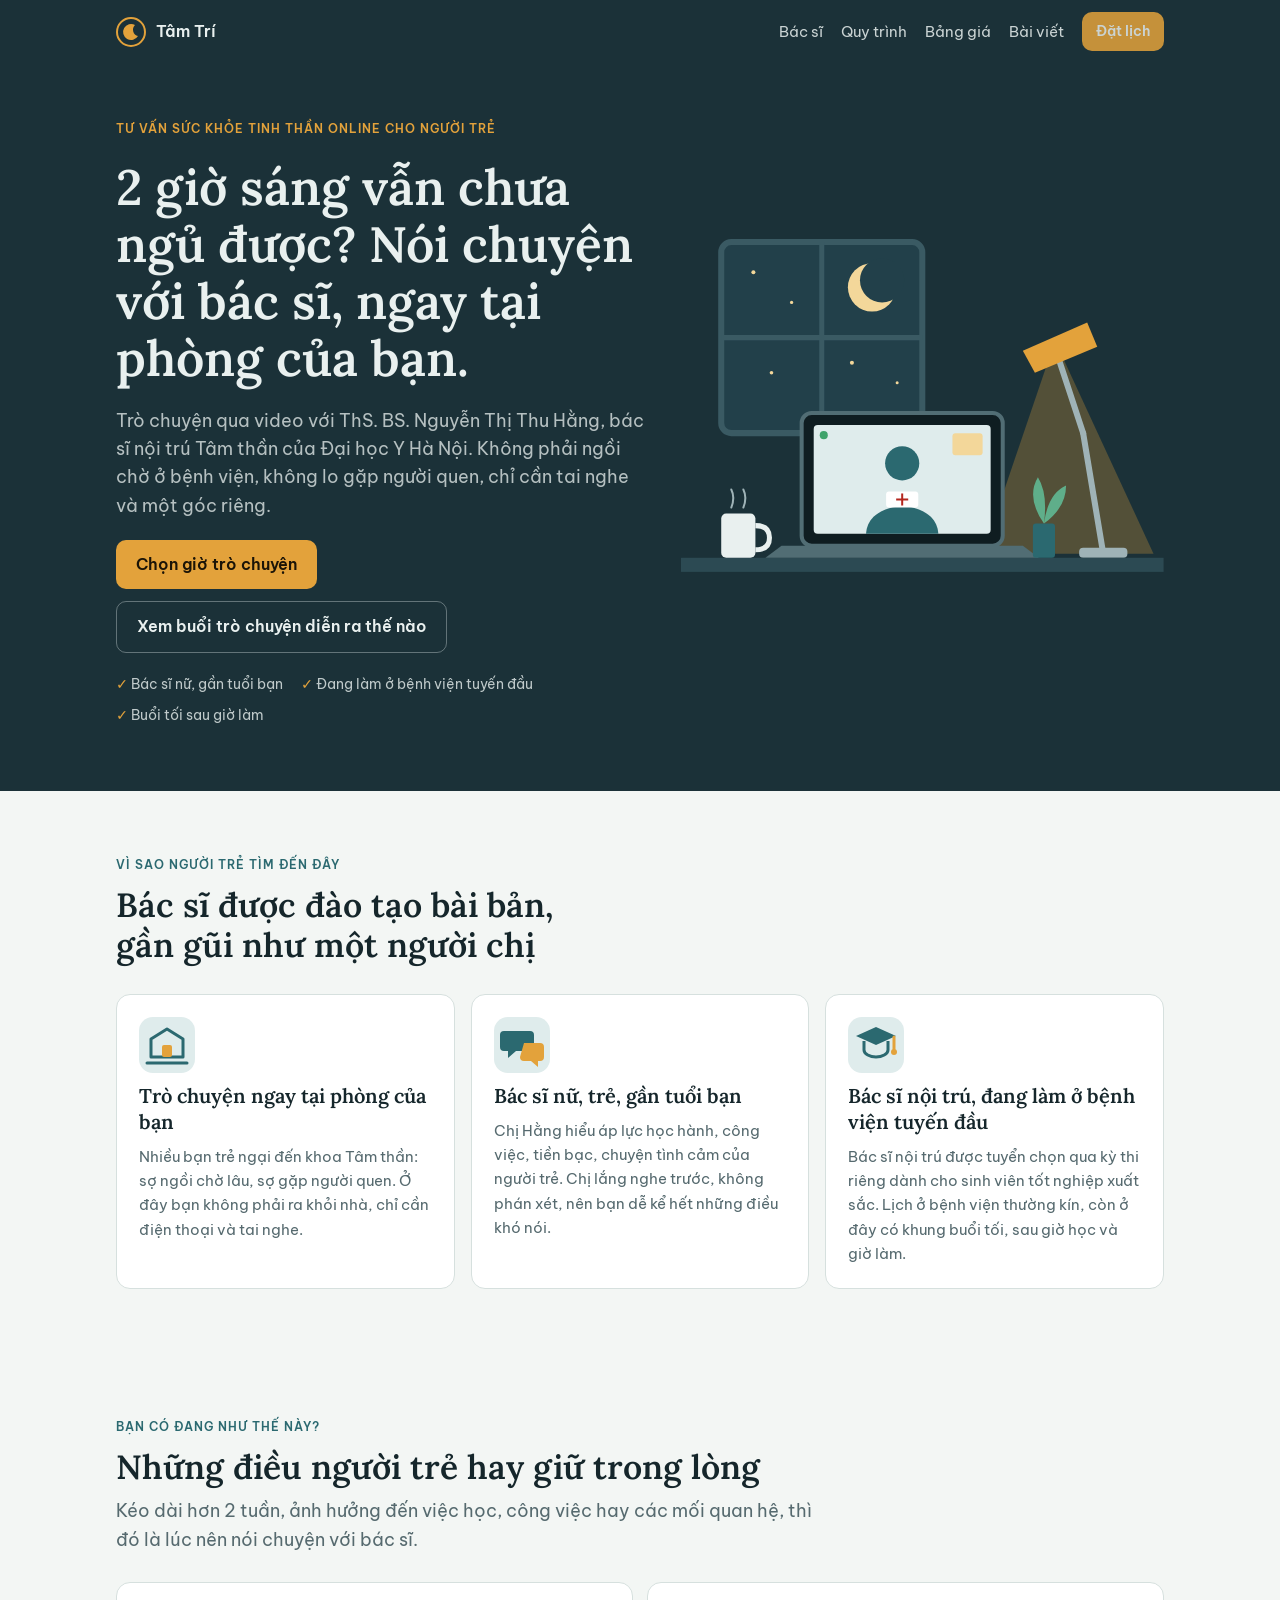
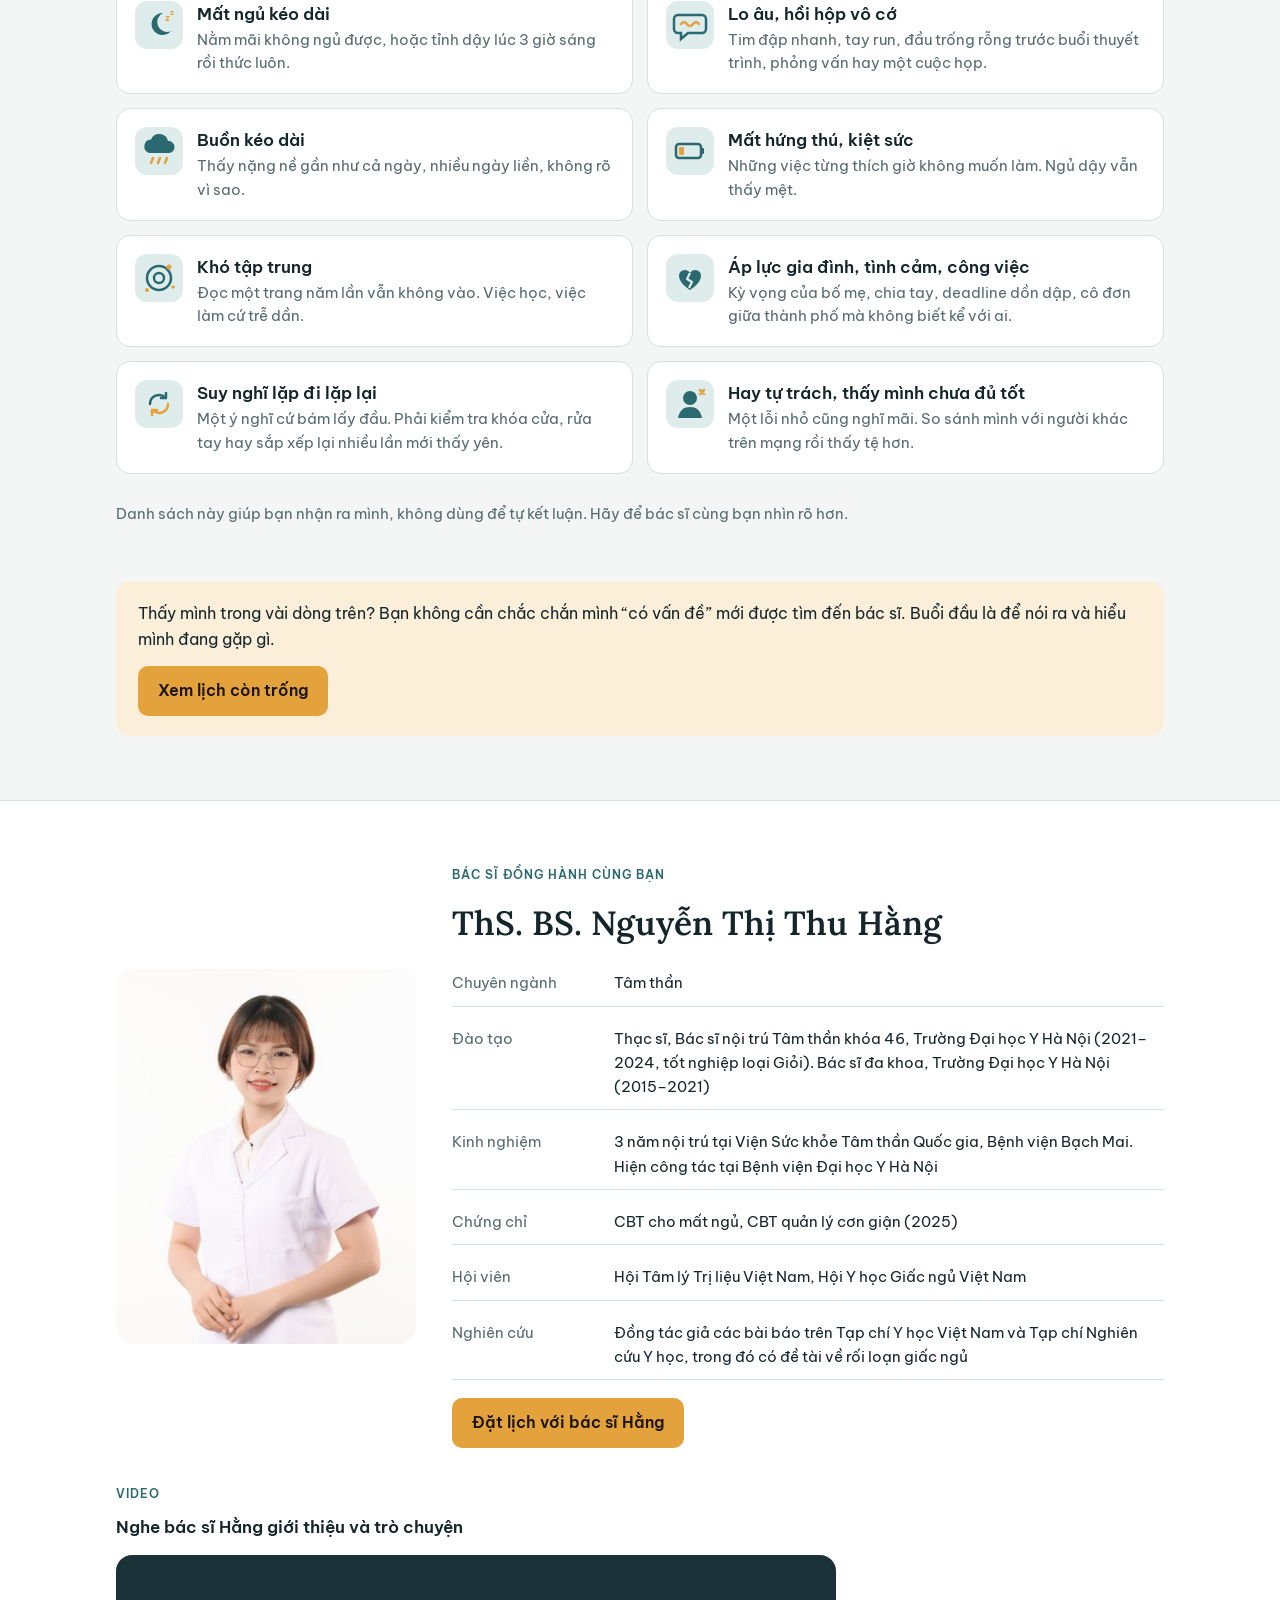
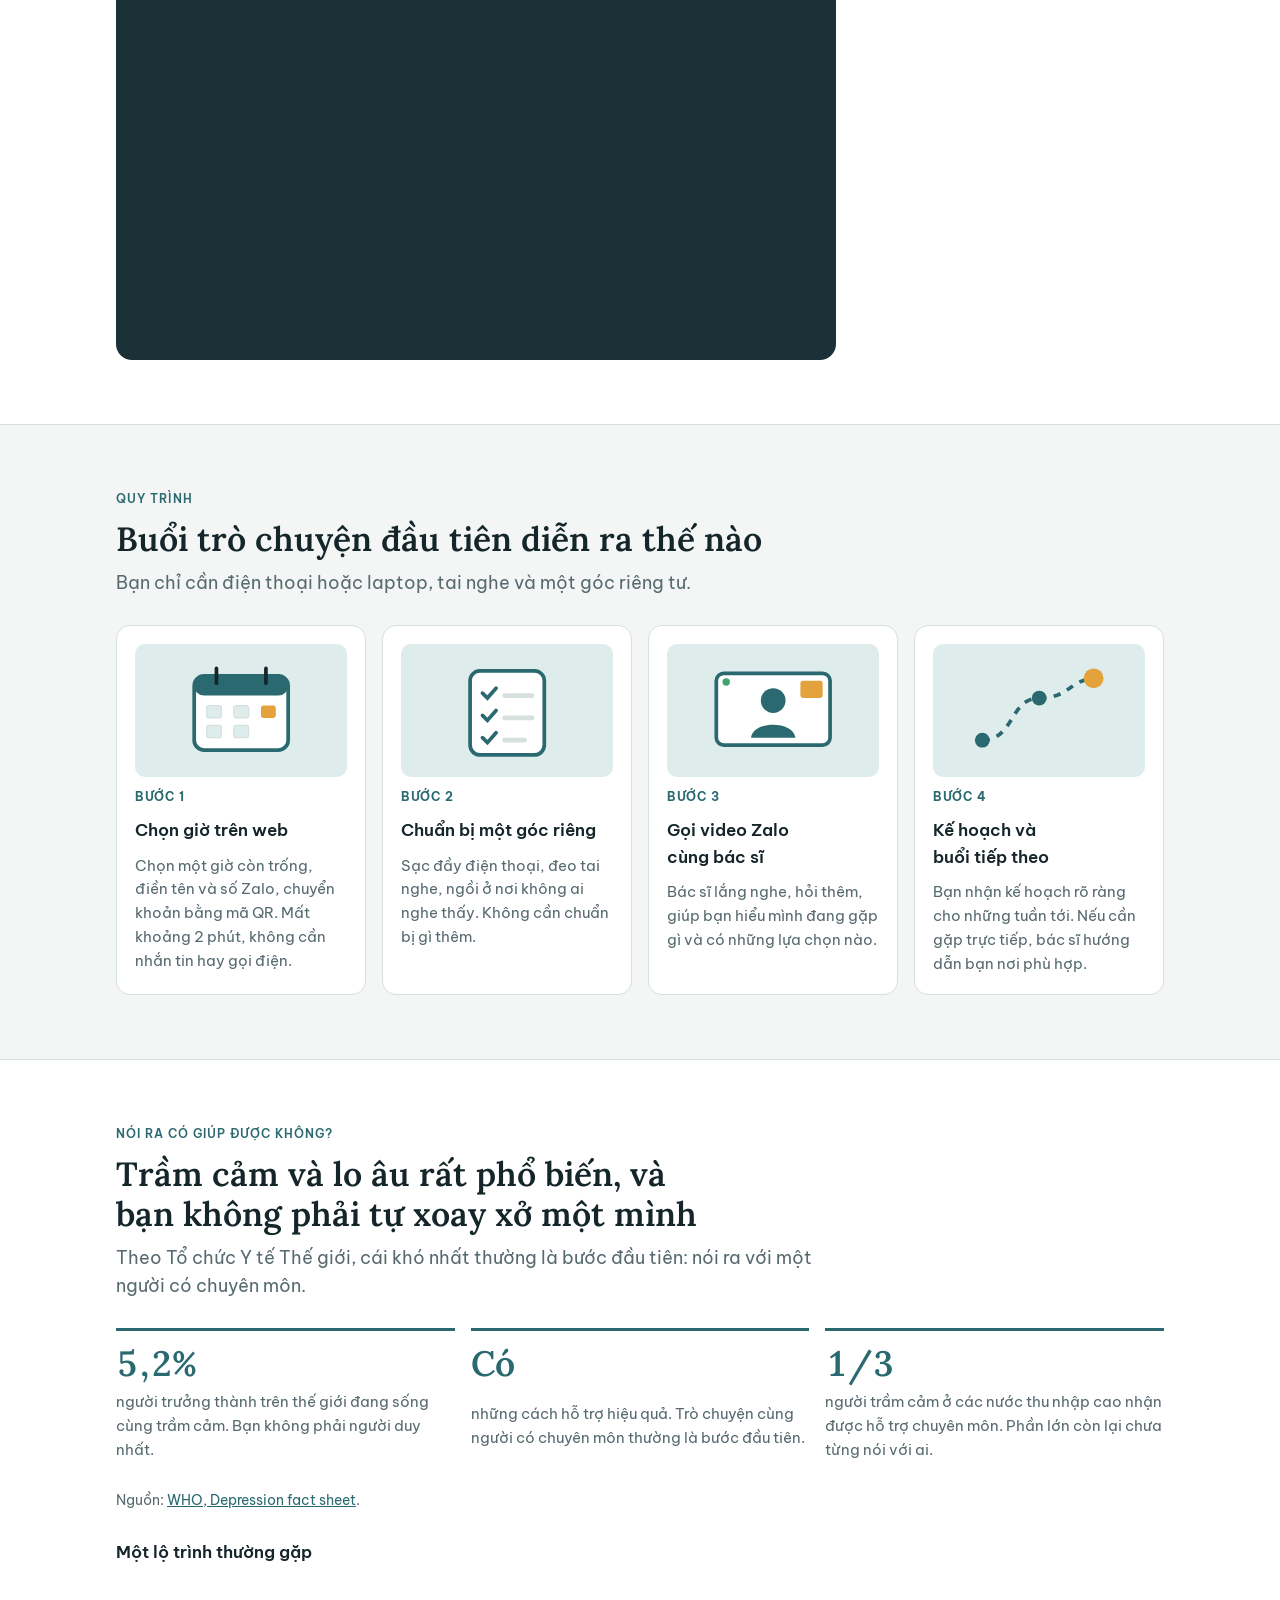
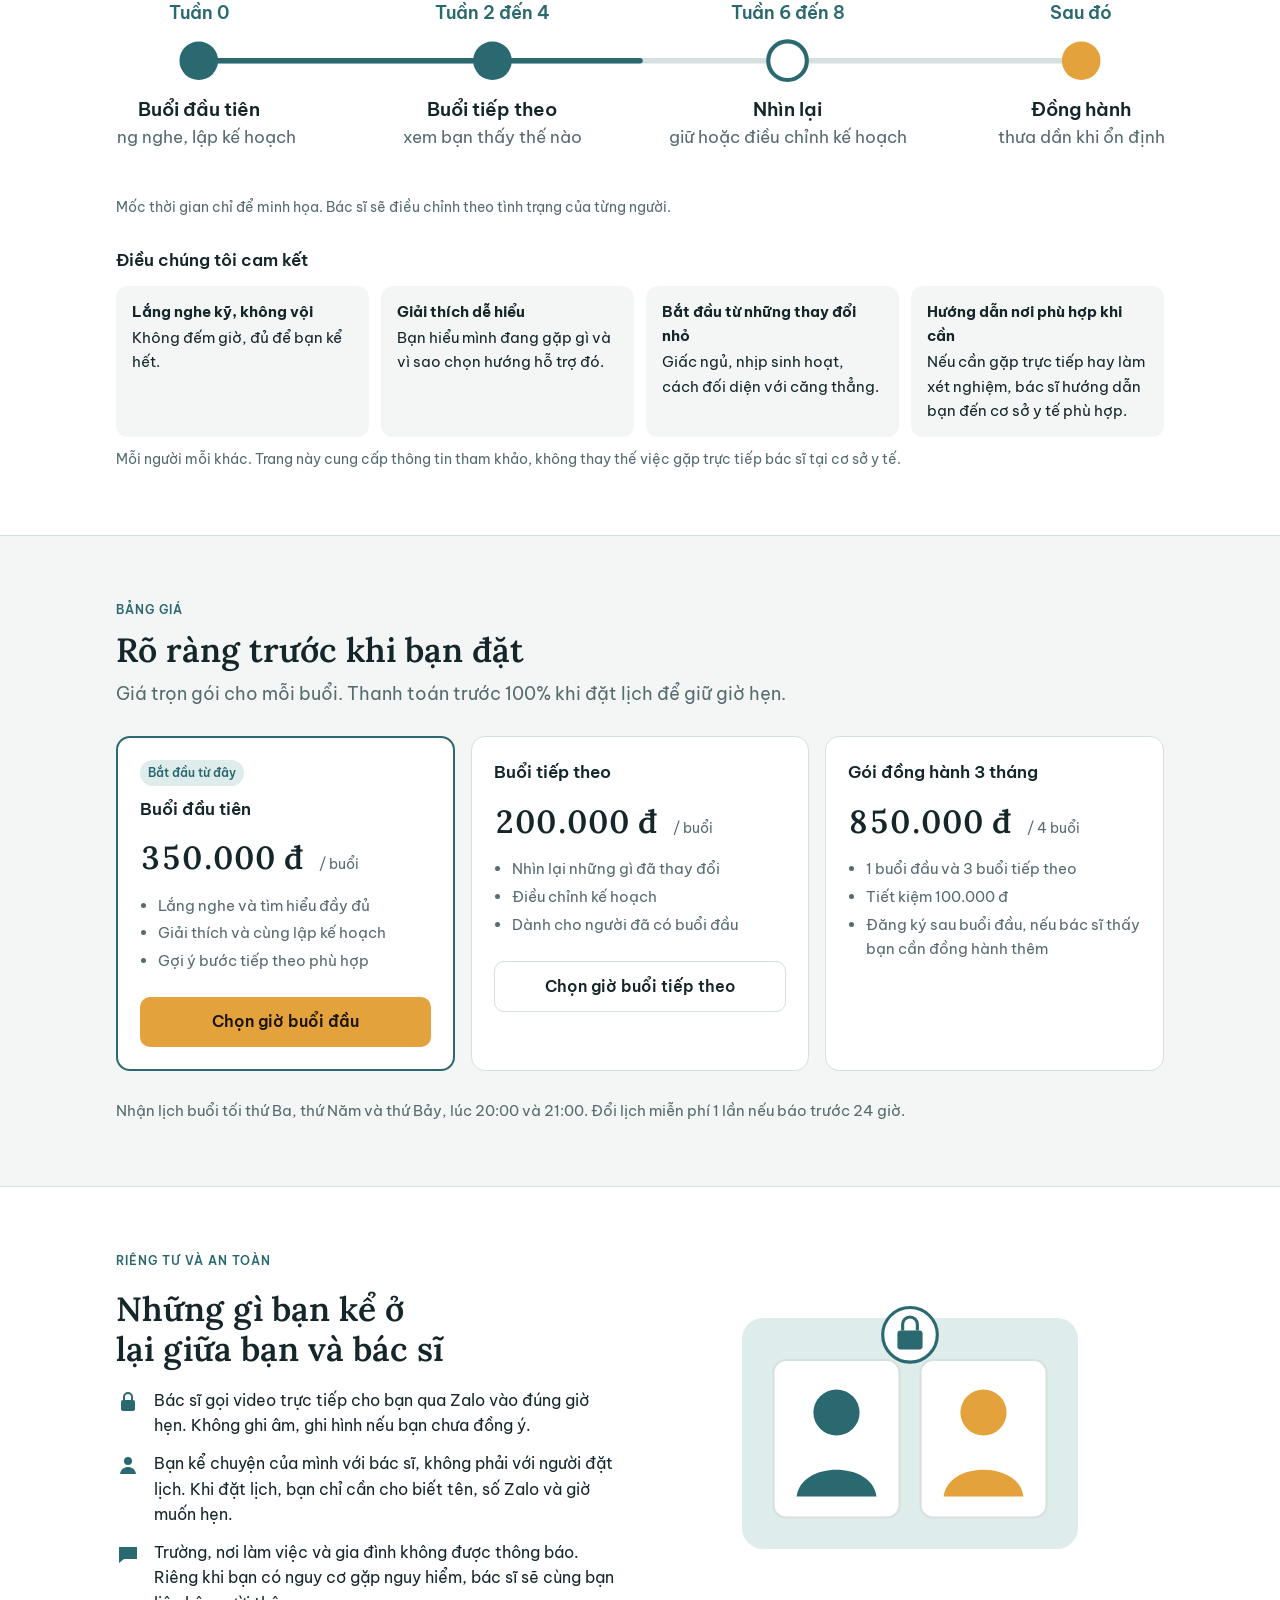
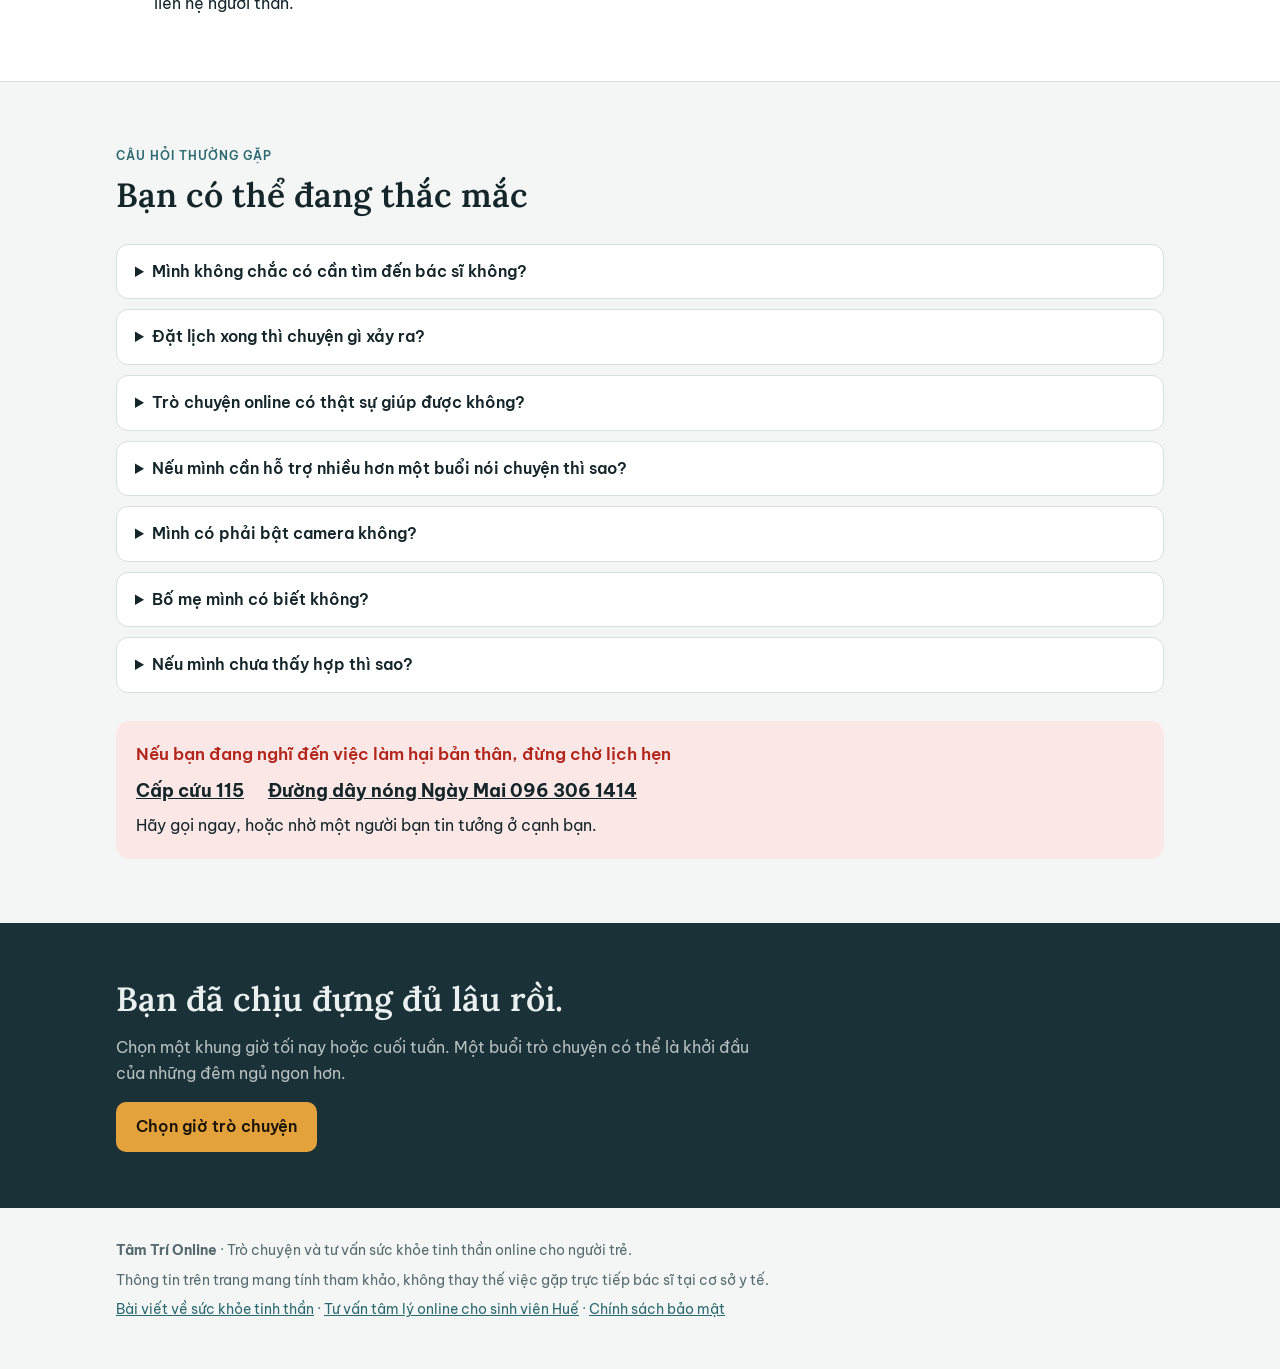
<file: index.html>
<!doctype html>
<html lang="vi">
<head>
<meta charset="utf-8">
<meta name="viewport" content="width=device-width, initial-scale=1, viewport-fit=cover">
<title>Tâm Trí Online | Tư vấn tâm lý online cùng bác sĩ cho người trẻ</title>
<meta name="description" content="Trò chuyện, nghe tư vấn về sức khỏe tinh thần qua video Zalo cùng ThS. BS. Nguyễn Thị Thu Hằng, bác sĩ nội trú Tâm thần Đại học Y Hà Nội. Riêng tư, tại nhà, dành cho người trẻ.">
<meta property="og:type" content="website">
<meta property="og:title" content="Tâm Trí Online | Trò chuyện cùng bác sĩ về sức khỏe tinh thần">
<meta property="og:description" content="Trò chuyện, nghe tư vấn về sức khỏe tinh thần qua video Zalo cùng ThS. BS. Nguyễn Thị Thu Hằng, bác sĩ nội trú Tâm thần Đại học Y Hà Nội. Riêng tư, tại nhà, dành cho người trẻ.">
<meta property="og:image" content="https://tamtri.vn/bac-si-thu-hang.jpg">
<meta property="og:url" content="https://tamtri.vn/">
<link rel="canonical" href="https://tamtri.vn/">
<meta property="og:locale" content="vi_VN">
<link rel="icon" href="favicon.svg" type="image/svg+xml">
<style>[hidden]{display:none!important} body{margin:0} img{max-width:100%} :root{padding-top:env(safe-area-inset-top,0px);padding-bottom:env(safe-area-inset-bottom,0px)}</style>
<link rel="stylesheet" href="https://fonts.googleapis.com/css2?family=Be+Vietnam+Pro:wght@400;500;600;700&family=Lora:ital,wght@0,500;0,600;1,500&display=swap">
<style>
/* Layout: trang dọc kể chuyện từ "2 giờ sáng vẫn chưa ngủ" đến "buổi trò chuyện đầu tiên"; mỗi phần một nhịp, nút đặt lịch lặp lại ở đầu và cuối */
:root {
  --paper: #f3f6f4;
  --surface: #ffffff;
  --ink: #15262b;
  --muted: #566a6f;
  --line: #d6e0de;
  --teal: #2b6970;
  --teal-soft: #dfecec;
  --lamp: #e3a23b;
  --lamp-soft: #fbefd9;
  --night: #1b3138;
  --night-ink: #e9f0ef;
  --danger: #b3261e;
  --danger-soft: #fbe7e5;
  --font-display: "Lora", Georgia, serif;
  --font-body: "Be Vietnam Pro", system-ui, -apple-system, "Segoe UI", sans-serif;
}
@media (prefers-color-scheme: dark) {
  :root:not([data-theme="light"]) {
    --paper: #0f1a1d; --ink: #e5eded; --muted: #9db0b1; --line: #29393c;
    --teal: #74b8be; --teal-soft: #1c3336; --lamp: #f0b85a; --lamp-soft: #3a2e17;
    --night: #0b1416; --night-ink: #e5eded; --danger: #f08a80; --danger-soft: #3b1f1d;
    --surface: #162427; color-scheme: dark;
  }
}
:root[data-theme="dark"] {
  --paper: #0f1a1d; --surface: #162427; --ink: #e5eded; --muted: #9db0b1; --line: #29393c;
  --teal: #74b8be; --teal-soft: #1c3336; --lamp: #f0b85a; --lamp-soft: #3a2e17;
  --night: #0b1416; --night-ink: #e5eded; --danger: #f08a80; --danger-soft: #3b1f1d;
  color-scheme: dark;
}
* { box-sizing: border-box; }
body { background: var(--paper); color: var(--ink); font-family: var(--font-body); font-size: 16px; line-height: 1.6; }
body::before { content: ""; position: fixed; inset: 0 0 auto; height: env(safe-area-inset-top, 0px); z-index: 10; background: var(--night); }
.wrap { max-width: 1080px; margin: 0 auto; padding-left: max(16px, env(safe-area-inset-left, 0px)); padding-right: max(16px, env(safe-area-inset-right, 0px)); }
h1, h2, h3 { margin: 0; text-wrap: balance; }
h1 { font-family: var(--font-display); font-weight: 600; font-size: clamp(2rem, 5vw, 3.1rem); line-height: 1.15; }
h2 { font-family: var(--font-display); font-weight: 600; font-size: clamp(1.5rem, 3.4vw, 2.1rem); line-height: 1.2; }
h3 { font-size: 1.05rem; font-weight: 600; }
p { margin: 0; }
.lead { font-size: 1.1rem; color: var(--muted); max-width: 60ch; }
.eyebrow { font-size: 0.78rem; font-weight: 600; letter-spacing: 0.08em; text-transform: uppercase; color: var(--teal); }
.ph { background: var(--lamp-soft); color: var(--ink); padding: 0 5px; border-radius: 4px; border: 1px dashed var(--lamp); }
.num { font-variant-numeric: tabular-nums; }
a { color: var(--teal); }
:focus-visible { outline: 2px solid var(--lamp); outline-offset: 3px; }

.demo { background: var(--lamp-soft); font-size: 0.82rem; }
.demo .wrap { padding-block: 6px; }

.nav { background: var(--night); color: var(--night-ink); position: sticky; top: env(safe-area-inset-top, 0px); z-index: 5; }
.nav .wrap { display: flex; align-items: center; justify-content: space-between; gap: 12px; padding-block: 12px; }
.brand { display: flex; align-items: center; gap: 10px; font-weight: 600; }
.brand svg { flex: none; }
.nav-links { display: flex; gap: 18px; align-items: center; font-size: 0.92rem; }
.nav-links a { color: var(--night-ink); text-decoration: none; opacity: 0.85; }
@media (max-width: 760px) { .nav-links .hide-sm { display: none; } }

.btn { display: inline-flex; align-items: center; gap: 8px; background: var(--lamp); color: #1b1407; font-weight: 600; text-decoration: none; padding: 12px 20px; border-radius: 10px; border: 0; font-size: 1rem; }
.btn.small { padding: 8px 14px; font-size: 0.9rem; }
.nudge { margin-top: 28px; padding: 20px 22px; border-radius: 14px; background: var(--lamp-soft); display: grid; gap: 14px; justify-items: start; }
.nudge p { margin: 0; color: var(--ink); }
.next-slot { margin: 0; font-weight: 600; color: var(--teal); }
.price .btn { margin-top: 14px; justify-content: center; width: 100%; }
.stickybar { position: fixed; left: 0; right: 0; bottom: 0; z-index: 30; display: none; align-items: center; justify-content: space-between; gap: 12px; padding: 10px max(16px, env(safe-area-inset-left)) calc(10px + env(safe-area-inset-bottom)); background: var(--night); color: var(--night-ink); box-shadow: 0 -4px 16px rgb(0 0 0 / .18); }
.stickybar div { display: grid; font-size: .85rem; line-height: 1.3; min-width: 0; }
.stickybar b { font-size: .95rem; }
@media (max-width: 760px) { .stickybar.show { display: flex; } }
.btn.line { background: transparent; color: var(--ink); border: 1px solid var(--line); }
.btn:hover { filter: brightness(1.05); }

.hero { background: var(--night); color: var(--night-ink); overflow: hidden; }
.hero .wrap { display: grid; grid-template-columns: 1.05fr 0.95fr; gap: 32px; align-items: center; padding-block: 56px 64px; }
.hero .lead { color: color-mix(in srgb, var(--night-ink) 75%, transparent); }
.hero .eyebrow { color: var(--lamp); }
.hero-copy { display: grid; gap: 20px; min-width: 0; }
.hero-meta { display: flex; flex-wrap: wrap; gap: 8px 18px; font-size: 0.9rem; color: color-mix(in srgb, var(--night-ink) 80%, transparent); }
.hero-meta span::before { content: "✓ "; color: var(--lamp); }
.hero-art { min-width: 0; }
.hero-art svg { width: 100%; height: auto; display: block; }
@media (max-width: 820px) { .hero .wrap { grid-template-columns: 1fr; padding-block: 36px 40px; } .hero-art { max-width: 440px; } }


.why { display: grid; grid-template-columns: repeat(3, 1fr); gap: 16px; }
@media (max-width: 820px) { .why { grid-template-columns: 1fr; } }
.why-card { background: var(--surface); border: 1px solid var(--line); border-radius: 14px; padding: 22px; display: grid; gap: 10px; align-content: start; }
.why-card svg { width: 56px; height: 56px; }
.why-card p { color: var(--muted); font-size: 0.95rem; }
.why-card .k { font-family: var(--font-display); font-size: 1.25rem; font-weight: 600; line-height: 1.3; }
section.block { padding-block: 64px; }
section.block > .wrap { display: grid; gap: 28px; }
.head { display: grid; gap: 10px; max-width: 720px; }

.signs { display: grid; grid-template-columns: repeat(2, 1fr); gap: 14px; }
@media (max-width: 700px) { .signs { grid-template-columns: 1fr; } }
.sign { background: var(--surface); border: 1px solid var(--line); border-radius: 14px; padding: 18px; display: grid; grid-template-columns: 48px 1fr; gap: 14px; align-items: start; }
.sign p { color: var(--muted); font-size: 0.93rem; }
.sign svg { width: 48px; height: 48px; }
.note { font-size: 0.92rem; color: var(--muted); }

.doctor { display: grid; grid-template-columns: 300px 1fr; gap: 36px; align-items: center; }
@media (max-width: 760px) { .doctor { grid-template-columns: 1fr; } }
.portrait { background: var(--teal-soft); border-radius: 18px; aspect-ratio: 4 / 5; max-width: 100%; overflow: hidden; }
.portrait svg { width: 86%; height: auto; }
.portrait .tag { position: absolute; top: 14px; left: 14px; font-size: 0.75rem; background: var(--surface); padding: 4px 8px; border-radius: 6px; color: var(--muted); }
.intro-video { display: grid; gap: 14px; margin-top: 8px; }
.reel { width: 100%; max-width: 720px; aspect-ratio: 16 / 9; border-radius: 16px; overflow: hidden; background: var(--night); }
.reel iframe { width: 100%; height: 100%; border: 0; display: block; }
.creds { display: grid; gap: 10px; margin: 0; padding: 0; list-style: none; }
.creds li { display: grid; grid-template-columns: 150px 1fr; gap: 12px; padding-block: 10px; border-bottom: 1px solid var(--line); font-size: 0.95rem; }
.creds li span:first-child { color: var(--muted); }
@media (max-width: 480px) { .creds li { grid-template-columns: 1fr; gap: 2px; } }
blockquote { margin: 0; font-family: var(--font-display); font-style: italic; font-size: 1.2rem; line-height: 1.5; border-left: 3px solid var(--lamp); padding-left: 16px; }

.steps { display: grid; grid-template-columns: repeat(4, 1fr); gap: 16px; counter-reset: s; }
@media (max-width: 900px) { .steps { grid-template-columns: repeat(2, 1fr); } }
@media (max-width: 520px) { .steps { grid-template-columns: 1fr; } }
.step { background: var(--surface); border: 1px solid var(--line); border-radius: 14px; padding: 18px; display: grid; gap: 10px; align-content: start; }
.step .art { background: var(--teal-soft); border-radius: 10px; aspect-ratio: 16 / 10; display: grid; place-items: center; }
.step .art svg { width: 70%; height: auto; }
.step .n { font-size: 0.78rem; font-weight: 700; color: var(--teal); letter-spacing: 0.06em; }
.step p { color: var(--muted); font-size: 0.93rem; }

.evidence { background: var(--surface); border-block: 1px solid var(--line); }
.stats { display: grid; grid-template-columns: repeat(3, 1fr); gap: 16px; }
@media (max-width: 760px) { .stats { grid-template-columns: 1fr; } }
.stat { border-top: 3px solid var(--teal); padding-top: 14px; display: grid; gap: 6px; }
.stat b { font-family: var(--font-display); font-size: 2.2rem; font-weight: 600; line-height: 1.1; color: var(--teal); }
.stat p { color: var(--muted); font-size: 0.93rem; }
.journey svg { width: 100%; height: auto; display: block; }
.journey-list { display: none; margin: 0; padding: 0; list-style: none; }
.journey-list li { display: grid; grid-template-columns: 22px 1fr; gap: 12px; position: relative; padding-bottom: 16px; }
.journey-list li::before { content: ""; width: 14px; height: 14px; border-radius: 50%; background: var(--teal); margin-top: 5px; }
.journey-list li:last-child::before { background: var(--lamp); }
.journey-list li:not(:last-child)::after { content: ""; position: absolute; left: 6px; top: 22px; bottom: 0; width: 2px; background: var(--line); }
.journey-list small { display: block; color: var(--teal); font-weight: 600; font-size: 0.8rem; }
.journey-list span { color: var(--muted); font-size: 0.93rem; }
@media (max-width: 640px) { .journey svg { display: none; } .journey-list { display: grid; } }
.promise { display: grid; grid-template-columns: repeat(auto-fit, minmax(220px, 1fr)); gap: 12px; margin: 0; padding: 0; list-style: none; }
.promise li { background: var(--paper); border-radius: 12px; padding: 14px 16px; font-size: 0.95rem; }
.promise li b { display: block; margin-bottom: 2px; }
.disclaimer { font-size: 0.85rem; color: var(--muted); }

.prices { display: grid; grid-template-columns: repeat(3, 1fr); gap: 16px; }
@media (max-width: 820px) { .prices { grid-template-columns: 1fr; } }
.price { background: var(--surface); border: 1px solid var(--line); border-radius: 14px; padding: 22px; display: grid; gap: 10px; align-content: start; }
.price.main { border: 2px solid var(--teal); }
.price .amt { font-family: var(--font-display); font-size: 2rem; font-weight: 600; font-variant-numeric: tabular-nums; }
.price .amt small { font-family: var(--font-body); font-size: 0.9rem; color: var(--muted); font-weight: 400; }
.price ul { margin: 0; padding-left: 18px; color: var(--muted); font-size: 0.93rem; display: grid; gap: 4px; }
.badge { justify-self: start; font-size: 0.75rem; font-weight: 600; background: var(--teal-soft); color: var(--teal); padding: 3px 8px; border-radius: 999px; }

.privacy { display: grid; grid-template-columns: 1fr 1fr; gap: 32px; align-items: center; }
@media (max-width: 760px) { .privacy { grid-template-columns: 1fr; } }
.privacy ul { margin: 0; padding: 0; list-style: none; display: grid; gap: 12px; }
.privacy li { display: grid; grid-template-columns: 28px 1fr; gap: 10px; }
.privacy li svg { width: 24px; height: 24px; margin-top: 2px; }
.privacy .art svg { width: 100%; max-width: 420px; height: auto; display: block; margin-inline: auto; }

details { background: var(--surface); border: 1px solid var(--line); border-radius: 12px; padding: 14px 18px; }
details + details { margin-top: 10px; }
summary { cursor: pointer; font-weight: 600; }
details p { margin-top: 8px; color: var(--muted); }

.sos { background: var(--danger-soft); border-radius: 14px; padding: 20px; display: grid; gap: 8px; }
.sos h3 { color: var(--danger); }
.sos .lines { display: flex; flex-wrap: wrap; gap: 8px 24px; font-size: 1.15rem; font-weight: 700; font-variant-numeric: tabular-nums; }
.sos .lines a { color: inherit; }
.nw { white-space: nowrap; }

.cta { background: var(--night); color: var(--night-ink); }
.cta .wrap { padding-block: 56px; display: grid; gap: 16px; justify-items: start; }
.cta p { color: color-mix(in srgb, var(--night-ink) 75%, transparent); max-width: 60ch; }

footer { padding-block: 32px 48px; font-size: 0.85rem; color: var(--muted); }
footer .wrap { display: grid; gap: 8px; }
@media (prefers-reduced-motion: no-preference) {
  .glow { animation: glow 5s ease-in-out infinite; transform-origin: center; }
  @keyframes glow { 50% { opacity: 0.55; } }
}
.copy { border: 1px solid var(--line); background: var(--paper); color: var(--ink); border-radius: 8px; padding: 8px 14px; font: inherit; font-size: 0.9rem; cursor: pointer; }
</style>

</head>
<body>
<nav class="nav" aria-label="Điều hướng">
  <div class="wrap">
    <div class="brand">
      <svg width="30" height="30" viewBox="0 0 30 30" aria-hidden="true"><circle cx="15" cy="15" r="14" fill="none" stroke="var(--lamp)" stroke-width="2"/><path d="M19 8a8 8 0 1 0 3 11 6.5 6.5 0 0 1-3-11z" fill="var(--lamp)"/></svg>
      Tâm Trí
    </div>
    <div class="nav-links">
      <a class="hide-sm" href="#bac-si">Bác sĩ</a>
      <a class="hide-sm" href="#quy-trinh">Quy trình</a>
      <a class="hide-sm" href="#bang-gia">Bảng giá</a>
      <a href="bai-viet/">Bài viết</a>
      <a class="btn small" href="dat-lich/">Đặt lịch</a>
    </div>
  </div>
</nav>

<header class="hero">
  <div class="wrap">
    <div class="hero-copy">
      <span class="eyebrow">Tư vấn sức khỏe tinh thần online cho người trẻ</span>
      <h1>2 giờ sáng vẫn chưa ngủ được? Nói chuyện với bác sĩ, ngay tại phòng của bạn.</h1>
      <p class="lead">Trò chuyện qua video với ThS. BS. Nguyễn Thị Thu Hằng, bác sĩ nội trú Tâm thần của Đại học Y Hà Nội. Không phải ngồi chờ ở bệnh viện, không lo gặp người quen, chỉ cần tai nghe và một góc riêng.</p>
      <div style="display:flex;flex-wrap:wrap;gap:12px">
        <a class="btn" href="dat-lich/">Chọn giờ trò chuyện</a>
        <a class="btn line" href="#quy-trinh" style="color:var(--night-ink);border-color:color-mix(in srgb,var(--night-ink) 35%,transparent)">Xem buổi trò chuyện diễn ra thế nào</a>
      </div>
      <div class="hero-meta"><span>Bác sĩ nữ, gần tuổi bạn</span><span>Đang làm ở bệnh viện tuyến đầu</span><span>Buổi tối sau giờ làm</span></div>
    </div>
    <div class="hero-art" aria-hidden="true">
      <svg viewBox="0 0 480 400">
        <rect x="40" y="20" width="200" height="190" rx="10" fill="#22404a"/>
        <rect x="40" y="20" width="200" height="190" rx="10" fill="none" stroke="#3a5a63" stroke-width="6"/>
        <line x1="140" y1="20" x2="140" y2="210" stroke="#3a5a63" stroke-width="5"/>
        <line x1="40" y1="115" x2="240" y2="115" stroke="#3a5a63" stroke-width="5"/>
        <circle cx="190" cy="65" r="24" fill="#f3d79a"/><circle cx="200" cy="58" r="22" fill="#22404a"/>
        <circle cx="72" cy="50" r="2" fill="#f3d79a"/><circle cx="110" cy="80" r="1.6" fill="#f3d79a"/><circle cx="90" cy="150" r="1.8" fill="#f3d79a"/><circle cx="215" cy="160" r="1.5" fill="#f3d79a"/><circle cx="170" cy="140" r="2" fill="#f3d79a"/>
        <polygon class="glow" points="372,118 300,330 470,330" fill="#e3a23b" opacity="0.28"/>
        <line x1="420" y1="330" x2="400" y2="210" stroke="#9fb3b7" stroke-width="6" stroke-linecap="round"/>
        <line x1="400" y1="210" x2="372" y2="125" stroke="#9fb3b7" stroke-width="6" stroke-linecap="round"/>
        <path d="M340 128 L404 100 L414 124 L352 150 Z" fill="#e3a23b"/>
        <rect x="396" y="324" width="48" height="10" rx="4" fill="#9fb3b7"/>
        <rect x="0" y="334" width="480" height="14" fill="#2c4a53"/>
        <rect x="120" y="190" width="200" height="132" rx="10" fill="#0f1d21" stroke="#516d74" stroke-width="4"/>
        <rect x="132" y="202" width="176" height="108" rx="4" fill="#dfecec"/>
        <circle cx="220" cy="240" r="17" fill="#2b6970"/>
        <path d="M184 310 C186 274 254 274 256 310 Z" fill="#2b6970"/>
        <rect x="204" y="268" width="32" height="16" rx="3" fill="#ffffff"/>
        <line x1="220" y1="270" x2="220" y2="282" stroke="#b3261e" stroke-width="2"/><line x1="214" y1="276" x2="226" y2="276" stroke="#b3261e" stroke-width="2"/>
        <rect x="270" y="210" width="30" height="22" rx="3" fill="#f3d79a"/>
        <circle cx="142" cy="212" r="4" fill="#3fa36b"/>
        <path d="M100 322 L340 322 L356 334 L84 334 Z" fill="#516d74"/>
        <rect x="40" y="290" width="34" height="44" rx="5" fill="#e9f0ef"/><path d="M74 302 q14 0 14 12 q0 12 -14 12" fill="none" stroke="#e9f0ef" stroke-width="5"/>
        <path d="M50 284 q4 -10 0 -18 M62 284 q4 -10 0 -18" stroke="#9fb3b7" stroke-width="2" fill="none" stroke-linecap="round"/>
        <rect x="350" y="300" width="22" height="34" rx="3" fill="#2b6970"/><path d="M361 300 q-18 -26 -6 -46 q10 16 6 46 q4 -30 22 -38 q0 22 -22 38" fill="#5fae8a"/>
      </svg>
    </div>
  </div>
</header>

<section class="block" id="vi-sao">
  <div class="wrap">
    <div class="head">
      <span class="eyebrow">Vì sao người trẻ tìm đến đây</span>
      <h2>Bác sĩ được đào tạo bài bản, gần gũi như một người chị</h2>
    </div>
    <div class="why">
      <div class="why-card"><svg viewBox="0 0 56 56" aria-hidden="true"><rect width="56" height="56" rx="14" fill="var(--teal-soft)"/><path d="M12 40V22l16-10 16 10v18z" fill="none" stroke="var(--teal)" stroke-width="3" stroke-linejoin="round"/><rect x="23" y="28" width="10" height="12" rx="2" fill="var(--lamp)"/><path d="M8 46h40" stroke="var(--teal)" stroke-width="3" stroke-linecap="round"/></svg><div class="k">Trò chuyện ngay tại phòng của bạn</div><p>Nhiều bạn trẻ ngại đến khoa Tâm thần: sợ ngồi chờ lâu, sợ gặp người quen. Ở đây bạn không phải ra khỏi nhà, chỉ cần điện thoại và tai nghe.</p></div>
      <div class="why-card"><svg viewBox="0 0 56 56" aria-hidden="true"><rect width="56" height="56" rx="14" fill="var(--teal-soft)"/><path d="M10 14h26a4 4 0 0 1 4 4v12a4 4 0 0 1-4 4H22l-8 7v-7h-4a4 4 0 0 1-4-4V18a4 4 0 0 1 4-4z" fill="var(--teal)"/><path d="M30 26h16a4 4 0 0 1 4 4v10a4 4 0 0 1-4 4h-2v6l-7-6h-7a4 4 0 0 1-4-4z" fill="var(--lamp)"/></svg><div class="k">Bác sĩ nữ, trẻ, gần tuổi bạn</div><p>Chị Hằng hiểu áp lực học hành, công việc, tiền bạc, chuyện tình cảm của người trẻ. Chị lắng nghe trước, không phán xét, nên bạn dễ kể hết những điều khó nói.</p></div>
      <div class="why-card"><svg viewBox="0 0 56 56" aria-hidden="true"><rect width="56" height="56" rx="14" fill="var(--teal-soft)"/><path d="M28 10l20 9-20 9-20-9z" fill="var(--teal)"/><path d="M16 24v9c0 4 6 7 12 7s12-3 12-7v-9" fill="none" stroke="var(--teal)" stroke-width="3"/><path d="M46 20v12" stroke="var(--lamp)" stroke-width="3" stroke-linecap="round"/><circle cx="46" cy="35" r="3" fill="var(--lamp)"/></svg><div class="k">Bác sĩ nội trú, đang làm ở bệnh viện tuyến đầu</div><p>Bác sĩ nội trú được tuyển chọn qua kỳ thi riêng dành cho sinh viên tốt nghiệp xuất sắc. Lịch ở bệnh viện thường kín, còn ở đây có khung buổi tối, sau giờ học và giờ làm.</p></div>
    </div>
  </div>
</section>

<section class="block" id="dau-hieu">
  <div class="wrap">
    <div class="head">
      <span class="eyebrow">Bạn có đang như thế này?</span>
      <h2>Những điều người trẻ hay giữ trong lòng</h2>
      <p class="lead">Kéo dài hơn 2 tuần, ảnh hưởng đến việc học, công việc hay các mối quan hệ, thì đó là lúc nên nói chuyện với bác sĩ.</p>
    </div>
    <div class="signs">
      <div class="sign"><svg viewBox="0 0 48 48" aria-hidden="true"><rect width="48" height="48" rx="12" fill="var(--teal-soft)"/><path d="M28 12a11 11 0 1 0 8 18 9 9 0 0 1-8-18z" fill="var(--teal)"/><text x="30" y="20" font-size="9" font-weight="700" fill="var(--lamp)">z</text><text x="35" y="14" font-size="7" font-weight="700" fill="var(--lamp)">z</text></svg><div><h3>Mất ngủ kéo dài</h3><p>Nằm mãi không ngủ được, hoặc tỉnh dậy lúc 3 giờ sáng rồi thức luôn.</p></div></div>
      <div class="sign"><svg viewBox="0 0 48 48" aria-hidden="true"><rect width="48" height="48" rx="12" fill="var(--teal-soft)"/><path d="M12 14h24a4 4 0 0 1 4 4v10a4 4 0 0 1-4 4H22l-7 6v-6h-3a4 4 0 0 1-4-4V18a4 4 0 0 1 4-4z" fill="none" stroke="var(--teal)" stroke-width="2.5"/><path d="M15 23q3-4 6 0t6 0t6 0" fill="none" stroke="var(--lamp)" stroke-width="2.5" stroke-linecap="round"/></svg><div><h3>Lo âu, hồi hộp vô cớ</h3><p>Tim đập nhanh, tay run, đầu trống rỗng trước buổi thuyết trình, phỏng vấn hay một cuộc họp.</p></div></div>
      <div class="sign"><svg viewBox="0 0 48 48" aria-hidden="true"><rect width="48" height="48" rx="12" fill="var(--teal-soft)"/><path d="M14 26a7 7 0 0 1 2-13.6A9 9 0 0 1 33 14a6 6 0 0 1 1 12z" fill="var(--teal)"/><path d="M18 31l-2 5M25 31l-2 5M32 31l-2 5" stroke="var(--lamp)" stroke-width="2.5" stroke-linecap="round"/></svg><div><h3>Buồn kéo dài</h3><p>Thấy nặng nề gần như cả ngày, nhiều ngày liền, không rõ vì sao.</p></div></div>
      <div class="sign"><svg viewBox="0 0 48 48" aria-hidden="true"><rect width="48" height="48" rx="12" fill="var(--teal-soft)"/><rect x="10" y="17" width="25" height="14" rx="3" fill="none" stroke="var(--teal)" stroke-width="2.5"/><rect x="35" y="21" width="3" height="6" rx="1" fill="var(--teal)"/><rect x="13" y="20" width="5" height="8" rx="1" fill="var(--lamp)"/></svg><div><h3>Mất hứng thú, kiệt sức</h3><p>Những việc từng thích giờ không muốn làm. Ngủ dậy vẫn thấy mệt.</p></div></div>
      <div class="sign"><svg viewBox="0 0 48 48" aria-hidden="true"><rect width="48" height="48" rx="12" fill="var(--teal-soft)"/><circle cx="24" cy="24" r="12" fill="none" stroke="var(--teal)" stroke-width="2.5"/><circle cx="24" cy="24" r="5" fill="none" stroke="var(--teal)" stroke-width="2.5"/><circle cx="34" cy="13" r="2.5" fill="var(--lamp)"/><circle cx="12" cy="36" r="2" fill="var(--lamp)"/><circle cx="38" cy="33" r="1.8" fill="var(--lamp)"/></svg><div><h3>Khó tập trung</h3><p>Đọc một trang năm lần vẫn không vào. Việc học, việc làm cứ trễ dần.</p></div></div>
      <div class="sign"><svg viewBox="0 0 48 48" aria-hidden="true"><rect width="48" height="48" rx="12" fill="var(--teal-soft)"/><path d="M24 36s-11-6.5-11-14a6 6 0 0 1 11-3.3A6 6 0 0 1 35 22c0 7.5-11 14-11 14z" fill="var(--teal)"/><path d="M24 19l-3 6 5 3-3 6" fill="none" stroke="var(--teal-soft)" stroke-width="2.2" stroke-linejoin="round"/></svg><div><h3>Áp lực gia đình, tình cảm, công việc</h3><p>Kỳ vọng của bố mẹ, chia tay, deadline dồn dập, cô đơn giữa thành phố mà không biết kể với ai.</p></div></div>
      <div class="sign"><svg viewBox="0 0 48 48" aria-hidden="true"><rect width="48" height="48" rx="12" fill="var(--teal-soft)"/><path d="M15 24a9 9 0 0 1 15.5-6.2" fill="none" stroke="var(--teal)" stroke-width="2.5" stroke-linecap="round"/><path d="M31 13v5h-5" fill="none" stroke="var(--teal)" stroke-width="2.5" stroke-linecap="round" stroke-linejoin="round"/><path d="M33 24a9 9 0 0 1-15.5 6.2" fill="none" stroke="var(--lamp)" stroke-width="2.5" stroke-linecap="round"/><path d="M17 35v-5h5" fill="none" stroke="var(--lamp)" stroke-width="2.5" stroke-linecap="round" stroke-linejoin="round"/></svg><div><h3>Suy nghĩ lặp đi lặp lại</h3><p>Một ý nghĩ cứ bám lấy đầu. Phải kiểm tra khóa cửa, rửa tay hay sắp xếp lại nhiều lần mới thấy yên.</p></div></div>
      <div class="sign"><svg viewBox="0 0 48 48" aria-hidden="true"><rect width="48" height="48" rx="12" fill="var(--teal-soft)"/><circle cx="24" cy="18" r="7" fill="var(--teal)"/><path d="M12 38c1.5-8 6-11 12-11s10.5 3 12 11z" fill="var(--teal)"/><path d="M34 10l4 4M38 10l-4 4" stroke="var(--lamp)" stroke-width="2.5" stroke-linecap="round"/></svg><div><h3>Hay tự trách, thấy mình chưa đủ tốt</h3><p>Một lỗi nhỏ cũng nghĩ mãi. So sánh mình với người khác trên mạng rồi thấy tệ hơn.</p></div></div>
    </div>
    <p class="note">Danh sách này giúp bạn nhận ra mình, không dùng để tự kết luận. Hãy để bác sĩ cùng bạn nhìn rõ hơn.</p>
    <div class="nudge"><p>Thấy mình trong vài dòng trên? Bạn không cần chắc chắn mình “có vấn đề” mới được tìm đến bác sĩ. Buổi đầu là để nói ra và hiểu mình đang gặp gì.</p><a class="btn" href="dat-lich/">Xem lịch còn trống</a></div>
  </div>
</section>

<section class="block evidence" id="bac-si">
  <div class="wrap">
    <div class="doctor">
      <div class="portrait">
        <img src="bac-si-thu-hang.jpg" loading="lazy" alt="Bác sĩ Nguyễn Thị Thu Hằng" width="800" height="1000" style="width:100%;height:100%;object-fit:cover;display:block">
      </div>
      <div style="display:grid;gap:18px;min-width:0">
        <span class="eyebrow">Bác sĩ đồng hành cùng bạn</span>
        <h2>ThS. BS. Nguyễn Thị Thu Hằng</h2>
        <ul class="creds">
          <li><span>Chuyên ngành</span><span>Tâm thần</span></li>
          <li><span>Đào tạo</span><span>Thạc sĩ, Bác sĩ nội trú Tâm thần khóa 46, Trường Đại học Y Hà Nội (2021–2024, tốt nghiệp loại Giỏi). Bác sĩ đa khoa, Trường Đại học Y Hà Nội (2015–2021)</span></li>
          <li><span>Kinh nghiệm</span><span>3 năm nội trú tại Viện Sức khỏe Tâm thần Quốc gia, Bệnh viện Bạch Mai. Hiện công tác tại Bệnh viện Đại học Y Hà Nội</span></li>
          <li><span>Chứng chỉ</span><span>CBT cho mất ngủ, CBT quản lý cơn giận (2025)</span></li>
          <li><span>Hội viên</span><span>Hội Tâm lý Trị liệu Việt Nam, Hội Y học Giấc ngủ Việt Nam</span></li>
          <li><span>Nghiên cứu</span><span>Đồng tác giả các bài báo trên Tạp chí Y học Việt Nam và Tạp chí Nghiên cứu Y học, trong đó có đề tài về rối loạn giấc ngủ</span></li>
        </ul>
        <p class="next-slot" data-next-slot hidden></p>
        <div><a class="btn" href="dat-lich/">Đặt lịch với bác sĩ Hằng</a></div>
      </div>
    </div>
    <div class="intro-video">
      <div class="head">
        <span class="eyebrow">Video</span>
        <h3>Nghe bác sĩ Hằng giới thiệu và trò chuyện</h3>
      </div>
      <div class="reel">
        <iframe src="https://www.youtube-nocookie.com/embed/ILrU18U-ahY?rel=0&amp;playsinline=1" title="Video bác sĩ Thu Hằng giới thiệu Tâm Trí" loading="lazy" allow="accelerometer; autoplay; clipboard-write; encrypted-media; gyroscope; picture-in-picture; web-share" referrerpolicy="strict-origin-when-cross-origin" allowfullscreen></iframe>
      </div>
    </div>
  </div>
</section>

<section class="block" id="quy-trinh">
  <div class="wrap">
    <div class="head">
      <span class="eyebrow">Quy trình</span>
      <h2>Buổi trò chuyện đầu tiên diễn ra thế nào</h2>
      <p class="lead">Bạn chỉ cần điện thoại hoặc laptop, tai nghe và một góc riêng tư.</p>
    </div>
    <div class="steps">
      <div class="step"><div class="art"><svg viewBox="0 0 120 80" aria-hidden="true"><rect x="22" y="12" width="76" height="60" rx="8" fill="var(--surface)" stroke="var(--teal)" stroke-width="3"/><rect x="22" y="12" width="76" height="16" rx="8" fill="var(--teal)"/><line x1="40" y1="6" x2="40" y2="18" stroke="var(--ink)" stroke-width="3" stroke-linecap="round"/><line x1="80" y1="6" x2="80" y2="18" stroke="var(--ink)" stroke-width="3" stroke-linecap="round"/><g fill="var(--teal-soft)" stroke="var(--line)"><rect x="32" y="36" width="12" height="10" rx="2"/><rect x="54" y="36" width="12" height="10" rx="2"/><rect x="32" y="52" width="12" height="10" rx="2"/><rect x="54" y="52" width="12" height="10" rx="2"/></g><rect x="76" y="36" width="12" height="10" rx="2" fill="var(--lamp)"/></svg></div><span class="n">BƯỚC 1</span><h3>Chọn giờ trên web</h3><p>Chọn một giờ còn trống, điền tên và số Zalo, chuyển khoản bằng mã QR. Mất khoảng 2 phút, không cần nhắn tin hay gọi điện.</p></div>
      <div class="step"><div class="art"><svg viewBox="0 0 120 80" aria-hidden="true"><rect x="30" y="8" width="60" height="68" rx="8" fill="var(--surface)" stroke="var(--teal)" stroke-width="3"/><g stroke="var(--teal)" stroke-width="3" stroke-linecap="round" fill="none"><path d="M40 26l4 4 7-8"/><path d="M40 44l4 4 7-8"/><path d="M40 62l4 4 7-8"/></g><g stroke="var(--line)" stroke-width="4" stroke-linecap="round"><line x1="58" y1="28" x2="80" y2="28"/><line x1="58" y1="46" x2="80" y2="46"/><line x1="58" y1="64" x2="74" y2="64"/></g></svg></div><span class="n">BƯỚC 2</span><h3>Chuẩn bị một góc riêng</h3><p>Sạc đầy điện thoại, đeo tai nghe, ngồi ở nơi không ai nghe thấy. Không cần chuẩn bị gì thêm.</p></div>
      <div class="step"><div class="art"><svg viewBox="0 0 120 80" aria-hidden="true"><rect x="14" y="10" width="92" height="58" rx="6" fill="var(--surface)" stroke="var(--teal)" stroke-width="3"/><circle cx="60" cy="32" r="10" fill="var(--teal)"/><path d="M42 62c2-14 34-14 36 0z" fill="var(--teal)"/><rect x="82" y="16" width="18" height="14" rx="2" fill="var(--lamp)"/><circle cx="22" cy="17" r="3" fill="#3fa36b"/></svg></div><span class="n">BƯỚC 3</span><h3>Gọi video Zalo cùng bác sĩ</h3><p>Bác sĩ lắng nghe, hỏi thêm, giúp bạn hiểu mình đang gặp gì và có những lựa chọn nào.</p></div>
      <div class="step"><div class="art"><svg viewBox="0 0 120 80" aria-hidden="true"><path d="M14 64 C40 64 36 30 60 30 S84 16 104 14" fill="none" stroke="var(--teal)" stroke-width="3" stroke-dasharray="6 6"/><circle cx="14" cy="64" r="6" fill="var(--teal)"/><circle cx="60" cy="30" r="6" fill="var(--teal)"/><circle cx="104" cy="14" r="8" fill="var(--lamp)"/></svg></div><span class="n">BƯỚC 4</span><h3>Kế hoạch và buổi tiếp theo</h3><p>Bạn nhận kế hoạch rõ ràng cho những tuần tới. Nếu cần gặp trực tiếp, bác sĩ hướng dẫn bạn nơi phù hợp.</p></div>
    </div>
  </div>
</section>

<section class="block evidence" id="hieu-qua">
  <div class="wrap">
    <div class="head">
      <span class="eyebrow">Nói ra có giúp được không?</span>
      <h2>Trầm cảm và lo âu rất phổ biến, và bạn không phải tự xoay xở một mình</h2>
      <p class="lead">Theo Tổ chức Y tế Thế giới, cái khó nhất thường là bước đầu tiên: nói ra với một người có chuyên môn.</p>
    </div>
    <div class="stats">
      <div class="stat"><b class="num">5,2%</b><p>người trưởng thành trên thế giới đang sống cùng trầm cảm. Bạn không phải người duy nhất.</p></div>
      <div class="stat"><b>Có</b><p>những cách hỗ trợ hiệu quả. Trò chuyện cùng người có chuyên môn thường là bước đầu tiên.</p></div>
      <div class="stat"><b class="num">1/3</b><p>người trầm cảm ở các nước thu nhập cao nhận được hỗ trợ chuyên môn. Phần lớn còn lại chưa từng nói với ai.</p></div>
    </div>
    <p class="disclaimer">Nguồn: <a href="https://www.who.int/news-room/fact-sheets/detail/depression" target="_blank" rel="noopener">WHO, Depression fact sheet</a>.</p>

    <div style="display:grid;gap:12px">
      <h3>Một lộ trình thường gặp</h3>
      <div class="journey" aria-label="Lộ trình: buổi đầu tiên, buổi tiếp theo sau 2 đến 4 tuần, nhìn lại kế hoạch, đồng hành định kỳ">
        <svg viewBox="0 0 760 150" role="img" aria-label="Lộ trình đồng hành thường gặp">
          <line x1="60" y1="60" x2="700" y2="60" stroke="var(--line)" stroke-width="4" stroke-linecap="round"/>
          <line x1="60" y1="60" x2="380" y2="60" stroke="var(--teal)" stroke-width="4" stroke-linecap="round"/>
          <circle cx="60" cy="60" r="14" fill="var(--teal)"/><circle cx="273" cy="60" r="14" fill="var(--teal)"/><circle cx="487" cy="60" r="14" fill="var(--surface)" stroke="var(--teal)" stroke-width="3"/><circle cx="700" cy="60" r="14" fill="var(--lamp)"/>
          <text x="60" y="30" text-anchor="middle" font-size="13" font-weight="600" fill="var(--teal)">Tuần 0</text>
          <text x="273" y="30" text-anchor="middle" font-size="13" font-weight="600" fill="var(--teal)">Tuần 2 đến 4</text>
          <text x="487" y="30" text-anchor="middle" font-size="13" font-weight="600" fill="var(--teal)">Tuần 6 đến 8</text>
          <text x="700" y="30" text-anchor="middle" font-size="13" font-weight="600" fill="var(--teal)">Sau đó</text>
          <text x="60" y="100" text-anchor="middle" font-size="14" font-weight="600" fill="var(--ink)">Buổi đầu tiên</text>
          <text x="60" y="120" text-anchor="middle" font-size="12.5" fill="var(--muted)">lắng nghe, lập kế hoạch</text>
          <text x="273" y="100" text-anchor="middle" font-size="14" font-weight="600" fill="var(--ink)">Buổi tiếp theo</text>
          <text x="273" y="120" text-anchor="middle" font-size="12.5" fill="var(--muted)">xem bạn thấy thế nào</text>
          <text x="487" y="100" text-anchor="middle" font-size="14" font-weight="600" fill="var(--ink)">Nhìn lại</text>
          <text x="487" y="120" text-anchor="middle" font-size="12.5" fill="var(--muted)">giữ hoặc điều chỉnh kế hoạch</text>
          <text x="700" y="100" text-anchor="middle" font-size="14" font-weight="600" fill="var(--ink)">Đồng hành</text>
          <text x="700" y="120" text-anchor="middle" font-size="12.5" fill="var(--muted)">thưa dần khi ổn định</text>
        </svg>
        <ol class="journey-list">
          <li><div><small>Tuần 0</small><b>Buổi đầu tiên</b><br><span>Lắng nghe, lập kế hoạch</span></div></li>
          <li><div><small>Tuần 2 đến 4</small><b>Buổi tiếp theo</b><br><span>Xem bạn thấy thế nào</span></div></li>
          <li><div><small>Tuần 6 đến 8</small><b>Nhìn lại</b><br><span>Giữ hoặc điều chỉnh kế hoạch</span></div></li>
          <li><div><small>Sau đó</small><b>Đồng hành</b><br><span>Thưa dần khi ổn định</span></div></li>
        </ol>
      </div>
      <p class="disclaimer">Mốc thời gian chỉ để minh họa. Bác sĩ sẽ điều chỉnh theo tình trạng của từng người.</p>
    </div>

    <div style="display:grid;gap:12px">
      <h3>Điều chúng tôi cam kết</h3>
      <ul class="promise">
        <li><b>Lắng nghe kỹ, không vội</b>Không đếm giờ, đủ để bạn kể hết.</li>
        <li><b>Giải thích dễ hiểu</b>Bạn hiểu mình đang gặp gì và vì sao chọn hướng hỗ trợ đó.</li>
        <li><b>Bắt đầu từ những thay đổi nhỏ</b>Giấc ngủ, nhịp sinh hoạt, cách đối diện với căng thẳng.</li>
        <li><b>Hướng dẫn nơi phù hợp khi cần</b>Nếu cần gặp trực tiếp hay làm xét nghiệm, bác sĩ hướng dẫn bạn đến cơ sở y tế phù hợp.</li>
      </ul>
      <p class="disclaimer">Mỗi người mỗi khác. Trang này cung cấp thông tin tham khảo, không thay thế việc gặp trực tiếp bác sĩ tại cơ sở y tế.</p>
    </div>
  </div>
</section>

<section class="block" id="bang-gia">
  <div class="wrap">
    <div class="head">
      <span class="eyebrow">Bảng giá</span>
      <h2>Rõ ràng trước khi bạn đặt</h2>
      <p class="lead">Giá trọn gói cho mỗi buổi. Thanh toán trước 100% khi đặt lịch để giữ giờ hẹn.</p>
    </div>
    <div class="prices">
      <div class="price main"><span class="badge">Bắt đầu từ đây</span><h3>Buổi đầu tiên</h3><div class="amt">350.000&#8239;đ <small>/ buổi</small></div><ul><li>Lắng nghe và tìm hiểu đầy đủ</li><li>Giải thích và cùng lập kế hoạch</li><li>Gợi ý bước tiếp theo phù hợp</li></ul><a class="btn" href="dat-lich/">Chọn giờ buổi đầu</a></div>
      <div class="price"><h3>Buổi tiếp theo</h3><div class="amt">200.000&#8239;đ <small>/ buổi</small></div><ul><li>Nhìn lại những gì đã thay đổi</li><li>Điều chỉnh kế hoạch</li><li>Dành cho người đã có buổi đầu</li></ul><a class="btn line" href="dat-lich/">Chọn giờ buổi tiếp theo</a></div>
      <div class="price"><h3>Gói đồng hành 3 tháng</h3><div class="amt">850.000&#8239;đ <small>/ 4 buổi</small></div><ul><li>1 buổi đầu và 3 buổi tiếp theo</li><li>Tiết kiệm 100.000 đ</li><li>Đăng ký sau buổi đầu, nếu bác sĩ thấy bạn cần đồng hành thêm</li></ul></div>
    </div>
    <p class="note">Nhận lịch buổi tối thứ Ba, thứ Năm và thứ Bảy, lúc 20:00 và 21:00. Đổi lịch miễn phí 1 lần nếu báo trước 24 giờ.</p>
  </div>
</section>

<section class="block evidence" id="bao-mat">
  <div class="wrap">
    <div class="privacy">
      <div style="display:grid;gap:18px">
        <span class="eyebrow">Riêng tư và an toàn</span>
        <h2>Những gì bạn kể ở lại giữa bạn và bác sĩ</h2>
        <ul>
          <li><svg viewBox="0 0 24 24" aria-hidden="true"><rect x="5" y="10" width="14" height="11" rx="2" fill="var(--teal)"/><path d="M8 10V7a4 4 0 0 1 8 0v3" fill="none" stroke="var(--teal)" stroke-width="2"/></svg><span>Bác sĩ gọi video trực tiếp cho bạn qua Zalo vào đúng giờ hẹn. Không ghi âm, ghi hình nếu bạn chưa đồng ý.</span></li>
          <li><svg viewBox="0 0 24 24" aria-hidden="true"><circle cx="12" cy="8" r="4" fill="var(--teal)"/><path d="M4 21c1-5 4-7 8-7s7 2 8 7z" fill="var(--teal)"/></svg><span>Bạn kể chuyện của mình với bác sĩ, không phải với người đặt lịch. Khi đặt lịch, bạn chỉ cần cho biết tên, số Zalo và giờ muốn hẹn.</span></li>
          <li><svg viewBox="0 0 24 24" aria-hidden="true"><path d="M3 5h18v12H8l-5 4z" fill="var(--teal)"/></svg><span>Trường, nơi làm việc và gia đình không được thông báo. Riêng khi bạn có nguy cơ gặp nguy hiểm, bác sĩ sẽ cùng bạn liên hệ người thân.</span></li>
        </ul>
      </div>
      <div class="art" aria-hidden="true">
        <svg viewBox="0 0 400 300">
          <rect x="40" y="40" width="320" height="220" rx="20" fill="var(--teal-soft)"/>
          <rect x="70" y="80" width="120" height="150" rx="12" fill="var(--surface)" stroke="var(--line)" stroke-width="2"/>
          <circle cx="130" cy="130" r="22" fill="var(--teal)"/><path d="M92 210c4-34 72-34 76 0z" fill="var(--teal)"/>
          <rect x="210" y="80" width="120" height="150" rx="12" fill="var(--surface)" stroke="var(--line)" stroke-width="2"/>
          <circle cx="270" cy="130" r="22" fill="var(--lamp)"/><path d="M232 210c4-34 72-34 76 0z" fill="var(--lamp)"/>
          <circle cx="200" cy="56" r="26" fill="var(--surface)" stroke="var(--teal)" stroke-width="3"/>
          <rect x="188" y="52" width="24" height="18" rx="3" fill="var(--teal)"/><path d="M193 52v-6a7 7 0 0 1 14 0v6" fill="none" stroke="var(--teal)" stroke-width="3"/>
        </svg>
      </div>
    </div>
  </div>
</section>

<section class="block" id="hoi-dap">
  <div class="wrap">
    <div class="head"><span class="eyebrow">Câu hỏi thường gặp</span><h2>Bạn có thể đang thắc mắc</h2></div>
    <div>
      <details><summary>Mình không chắc có cần tìm đến bác sĩ không?</summary><p>Bạn không cần chắc chắn. Nếu buồn, mệt, mất ngủ hay lo âu kéo dài hơn 2 tuần và làm việc học, việc làm hoặc các mối quan hệ khó khăn hơn, đó là lúc nên nói chuyện với bác sĩ. Sau buổi đầu, nếu bác sĩ thấy bạn chưa cần hỗ trợ thêm, bạn cũng yên tâm hơn.</p></details>
      <details><summary>Đặt lịch xong thì chuyện gì xảy ra?</summary><p>Bạn chuyển khoản theo mã QR trên trang. Khi bên mình nhận được tiền, trang báo đã xác nhận và bạn nhận tin nhắn Zalo. Đúng giờ hẹn, bác sĩ gọi video Zalo cho bạn. Bạn không phải làm gì thêm.</p></details>
      <details><summary>Trò chuyện online có thật sự giúp được không?</summary><p>Với căng thẳng, lo âu, buồn bã và mất ngủ ở mức nhẹ đến vừa, nhiều người thấy nhẹ lòng và rõ ràng hơn sau khi nói chuyện cùng bác sĩ qua video. Nếu bác sĩ thấy bạn cần gặp trực tiếp hay làm xét nghiệm, bạn sẽ được hướng dẫn cụ thể.</p></details>
      <details><summary>Nếu mình cần hỗ trợ nhiều hơn một buổi nói chuyện thì sao?</summary><p>Bác sĩ sẽ nói rõ với bạn và hướng dẫn bạn đến cơ sở y tế phù hợp, gần nơi bạn sống. Bạn không phải tự tìm hiểu một mình.</p></details>
      <details><summary>Mình có phải bật camera không?</summary><p>Nên bật để bác sĩ đánh giá tốt hơn và xác nhận đúng người đã hẹn. Bạn có thể ngồi ở góc nào mình thấy thoải mái.</p></details>
      <details><summary>Bố mẹ mình có biết không?</summary><p>Không, nếu bạn từ 18 tuổi trở lên. Công ty hay trường học cũng không được báo. Thông tin của bạn được bảo mật, trừ khi bạn có nguy cơ gặp nguy hiểm. Bạn dưới 18 tuổi thì cần người giám hộ đồng ý trước buổi hẹn.</p></details>
      <details><summary>Nếu mình chưa thấy hợp thì sao?</summary><p>Bạn được đổi lịch 1 lần miễn phí nếu báo trước 24 giờ. Nếu bác sĩ hủy ca, bạn được chọn giờ khác hoặc hoàn tiền 100%.</p></details>
    </div>
    <div class="sos" role="note">
      <h3>Nếu bạn đang nghĩ đến việc làm hại bản thân, đừng chờ lịch hẹn</h3>
      <div class="lines"><a href="tel:115">Cấp cứu 115</a><a href="tel:0963061414">Đường dây nóng Ngày Mai <span class="nw">096 306 1414</span></a></div>
      <p>Hãy gọi ngay, hoặc nhờ một người bạn tin tưởng ở cạnh bạn.</p>
    </div>
  </div>
</section>

<section class="cta">
  <div class="wrap">
    <h2>Bạn đã chịu đựng đủ lâu rồi.</h2>
    <p>Chọn một khung giờ tối nay hoặc cuối tuần. Một buổi trò chuyện có thể là khởi đầu của những đêm ngủ ngon hơn.</p>
    <a class="btn" href="dat-lich/">Chọn giờ trò chuyện</a>
  </div>
</section>

<footer>
  <div class="wrap">
    <p><b>Tâm Trí Online</b> · Trò chuyện và tư vấn sức khỏe tinh thần online cho người trẻ.</p>
    <p>Thông tin trên trang mang tính tham khảo, không thay thế việc gặp trực tiếp bác sĩ tại cơ sở y tế.</p>
    <p><a href="bai-viet/">Bài viết về sức khỏe tinh thần</a> · <a href="bai-viet/tu-van-tam-ly-sinh-vien-hue/">Tư vấn tâm lý online cho sinh viên Huế</a> · <a href="chinh-sach-bao-mat/">Chính sách bảo mật</a></p>
  </div>
</footer>


<div class="stickybar" id="stickybar">
  <div><b>Buổi đầu 350.000 đ</b><span data-next-slot>Gọi video Zalo cùng bác sĩ</span></div>
  <a class="btn" href="dat-lich/">Chọn giờ</a>
</div>
<script src="assets/config.js"></script>
<script>
// Hiện khung giờ trống gần nhất (lấy thật từ lịch bác sĩ) và thanh đặt lịch dưới đáy trên điện thoại
(function () {
  var bar = document.getElementById('stickybar');
  var hero = document.querySelector('.hero') || document.querySelector('header');
  function onScroll() { bar.classList.toggle('show', window.scrollY > 500 && (window.innerHeight + window.scrollY) < document.body.scrollHeight - 300); }
  window.addEventListener('scroll', onScroll, { passive: true }); onScroll();
  var C = window.TAMTRI; if (!C || !/^https?:/.test(C.supabaseUrl) || /^DIEN_/.test(C.supabaseKey)) return;
  var from = new Date(Date.now() + 3600e3).toISOString();
  var url = C.supabaseUrl + '/rest/v1/slots?select=start_at,status,hold_until&status=in.(open,held)&start_at=gte.' + encodeURIComponent(from) + '&order=start_at.asc&limit=20';
  fetch(url, { headers: { apikey: C.supabaseKey, Authorization: 'Bearer ' + C.supabaseKey } }).then(function (r) { return r.ok ? r.json() : []; }).then(function (rows) {
    var now = Date.now();
    var s = (rows || []).find(function (x) { return x.status === 'open' || new Date(x.hold_until).getTime() < now; });
    if (!s) return;
    var d = new Date(s.start_at), tz = 'Asia/Ho_Chi_Minh';
    var day = d.toLocaleDateString('en-CA', { timeZone: tz }), today = new Date().toLocaleDateString('en-CA', { timeZone: tz }), tomorrow = new Date(now + 864e5).toLocaleDateString('en-CA', { timeZone: tz });
    var time = d.toLocaleTimeString('vi-VN', { timeZone: tz, hour: '2-digit', minute: '2-digit', hour12: false });
    var label = day === today ? 'tối nay ' + time : day === tomorrow ? time + ' ngày mai' : time + ', ' + d.toLocaleDateString('vi-VN', { timeZone: tz, weekday: 'long', day: '2-digit', month: '2-digit' });
    document.querySelectorAll('[data-next-slot]').forEach(function (el) { el.textContent = 'Giờ trống gần nhất: ' + label; el.hidden = false; });
  }).catch(function () {});
})();
</script>
</body>
</html>
</file>
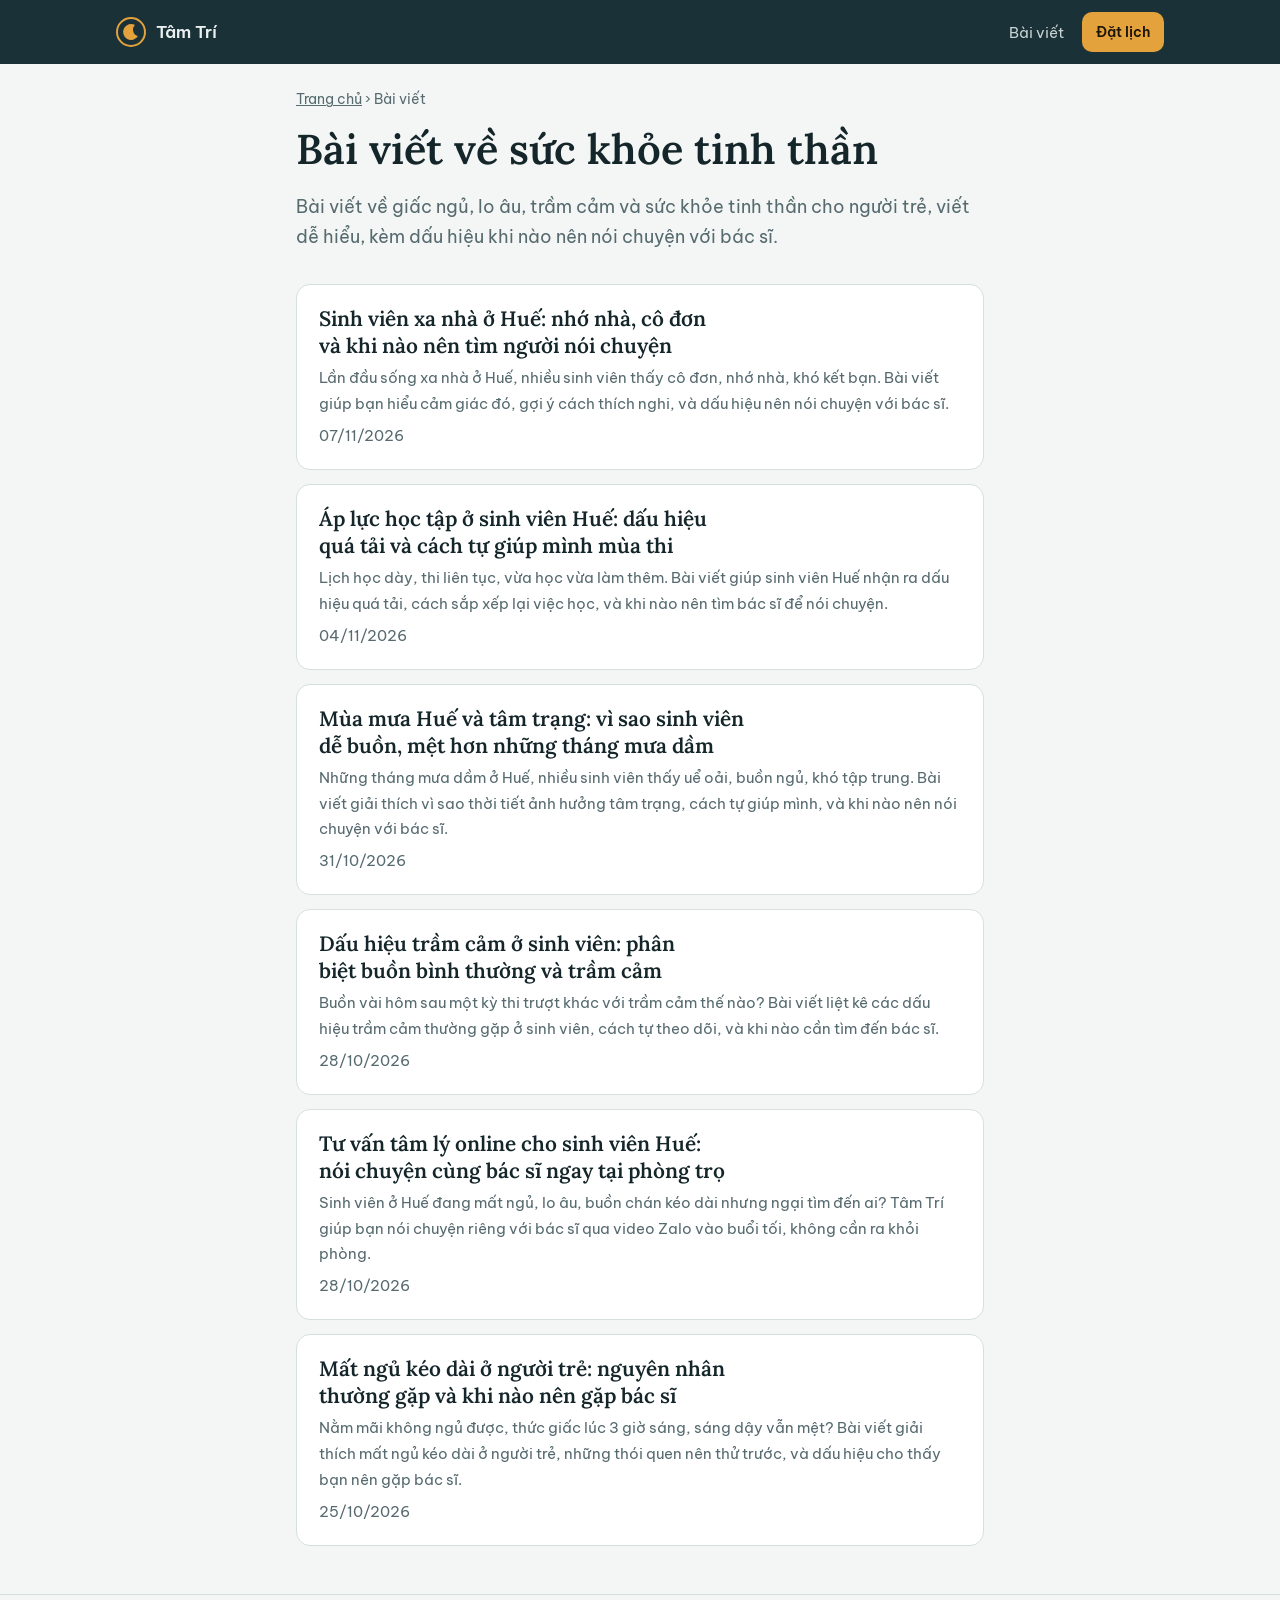
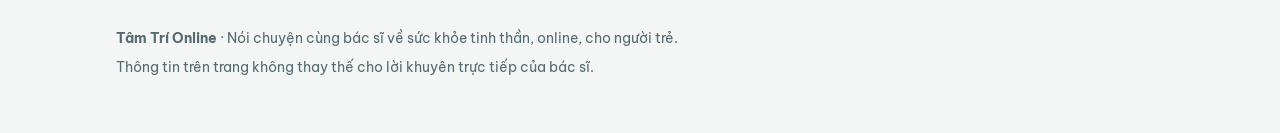
<file: bai-viet/index.html>
<!doctype html>
<html lang="vi">
<head>
<meta charset="utf-8">
<meta name="viewport" content="width=device-width, initial-scale=1, viewport-fit=cover">
<title>Bài viết về sức khỏe tinh thần cho người trẻ | Tâm Trí Online</title>
<meta name="description" content="Bài viết về giấc ngủ, lo âu, trầm cảm và sức khỏe tinh thần cho người trẻ, viết dễ hiểu, kèm dấu hiệu khi nào nên nói chuyện với bác sĩ.">
<link rel="canonical" href="https://tamtri.vn/bai-viet/">
<meta property="og:type" content="website">
<meta property="og:title" content="Bài viết về sức khỏe tinh thần cho người trẻ | Tâm Trí Online">
<meta property="og:description" content="Bài viết về giấc ngủ, lo âu, trầm cảm và sức khỏe tinh thần cho người trẻ, viết dễ hiểu, kèm dấu hiệu khi nào nên nói chuyện với bác sĩ.">
<meta property="og:image" content="https://tamtri.vn/bac-si-thu-hang.jpg">
<meta property="og:url" content="https://tamtri.vn/bai-viet/">
<meta property="og:locale" content="vi_VN">
<meta property="og:site_name" content="Tâm Trí Online">
<meta name="twitter:card" content="summary_large_image">
<link rel="icon" href="../favicon.svg" type="image/svg+xml">
<link rel="stylesheet" href="https://fonts.googleapis.com/css2?family=Be+Vietnam+Pro:wght@400;500;600;700&family=Lora:ital,wght@0,500;0,600;1,500&display=swap">
<link rel="stylesheet" href="../assets/blog.css">
<script type="application/ld+json">{"@context":"https://schema.org","@type":"Blog","name":"Bài viết Tâm Trí Online","url":"https://tamtri.vn/bai-viet/","inLanguage":"vi","blogPost":[{"@type":"BlogPosting","headline":"Sinh viên xa nhà ở Huế: nhớ nhà, cô đơn và khi nào nên tìm người nói chuyện","url":"https://tamtri.vn/bai-viet/sinh-vien-xa-nha-o-hue/","datePublished":"2026-11-07"},{"@type":"BlogPosting","headline":"Áp lực học tập ở sinh viên Huế: dấu hiệu quá tải và cách tự giúp mình mùa thi","url":"https://tamtri.vn/bai-viet/ap-luc-hoc-tap-sinh-vien-hue/","datePublished":"2026-11-04"},{"@type":"BlogPosting","headline":"Mùa mưa Huế và tâm trạng: vì sao sinh viên dễ buồn, mệt hơn những tháng mưa dầm","url":"https://tamtri.vn/bai-viet/mua-mua-hue-va-tam-trang/","datePublished":"2026-10-31"},{"@type":"BlogPosting","headline":"Dấu hiệu trầm cảm ở sinh viên: phân biệt buồn bình thường và trầm cảm","url":"https://tamtri.vn/bai-viet/dau-hieu-tram-cam-o-sinh-vien/","datePublished":"2026-10-28"},{"@type":"BlogPosting","headline":"Tư vấn tâm lý online cho sinh viên Huế: nói chuyện cùng bác sĩ ngay tại phòng trọ","url":"https://tamtri.vn/bai-viet/tu-van-tam-ly-sinh-vien-hue/","datePublished":"2026-10-28"},{"@type":"BlogPosting","headline":"Mất ngủ kéo dài ở người trẻ: nguyên nhân thường gặp và khi nào nên gặp bác sĩ","url":"https://tamtri.vn/bai-viet/mat-ngu-keo-dai/","datePublished":"2026-10-25"}]}</script>
</head>
<body>
<nav class="nav" aria-label="Điều hướng">
  <div class="wrap">
    <a class="brand" href="../">
      <svg width="30" height="30" viewBox="0 0 30 30" aria-hidden="true"><circle cx="15" cy="15" r="14" fill="none" stroke="var(--lamp)" stroke-width="2"/><path d="M19 8a8 8 0 1 0 3 11 6.5 6.5 0 0 1-3-11z" fill="var(--lamp)"/></svg>
      Tâm Trí
    </a>
    <div class="nav-links">
      <a href="../bai-viet/">Bài viết</a>
      <a class="btn small" href="../dat-lich/">Đặt lịch</a>
    </div>
  </div>
</nav>
<main class="wrap narrow">
  <div class="crumbs"><a href="../">Trang chủ</a> › Bài viết</div>
  <h1>Bài viết về sức khỏe tinh thần</h1>
  <p class="sapo">Bài viết về giấc ngủ, lo âu, trầm cảm và sức khỏe tinh thần cho người trẻ, viết dễ hiểu, kèm dấu hiệu khi nào nên nói chuyện với bác sĩ.</p>
  <div class="list" style="margin-top:24px"><a class="card" href="https://tamtri.vn/bai-viet/sinh-vien-xa-nha-o-hue/"><h2>Sinh viên xa nhà ở Huế: nhớ nhà, cô đơn và khi nào nên tìm người nói chuyện</h2><p>Lần đầu sống xa nhà ở Huế, nhiều sinh viên thấy cô đơn, nhớ nhà, khó kết bạn. Bài viết giúp bạn hiểu cảm giác đó, gợi ý cách thích nghi, và dấu hiệu nên nói chuyện với bác sĩ.</p><p class="meta">07/11/2026</p></a>
<a class="card" href="https://tamtri.vn/bai-viet/ap-luc-hoc-tap-sinh-vien-hue/"><h2>Áp lực học tập ở sinh viên Huế: dấu hiệu quá tải và cách tự giúp mình mùa thi</h2><p>Lịch học dày, thi liên tục, vừa học vừa làm thêm. Bài viết giúp sinh viên Huế nhận ra dấu hiệu quá tải, cách sắp xếp lại việc học, và khi nào nên tìm bác sĩ để nói chuyện.</p><p class="meta">04/11/2026</p></a>
<a class="card" href="https://tamtri.vn/bai-viet/mua-mua-hue-va-tam-trang/"><h2>Mùa mưa Huế và tâm trạng: vì sao sinh viên dễ buồn, mệt hơn những tháng mưa dầm</h2><p>Những tháng mưa dầm ở Huế, nhiều sinh viên thấy uể oải, buồn ngủ, khó tập trung. Bài viết giải thích vì sao thời tiết ảnh hưởng tâm trạng, cách tự giúp mình, và khi nào nên nói chuyện với bác sĩ.</p><p class="meta">31/10/2026</p></a>
<a class="card" href="https://tamtri.vn/bai-viet/dau-hieu-tram-cam-o-sinh-vien/"><h2>Dấu hiệu trầm cảm ở sinh viên: phân biệt buồn bình thường và trầm cảm</h2><p>Buồn vài hôm sau một kỳ thi trượt khác với trầm cảm thế nào? Bài viết liệt kê các dấu hiệu trầm cảm thường gặp ở sinh viên, cách tự theo dõi, và khi nào cần tìm đến bác sĩ.</p><p class="meta">28/10/2026</p></a>
<a class="card" href="https://tamtri.vn/bai-viet/tu-van-tam-ly-sinh-vien-hue/"><h2>Tư vấn tâm lý online cho sinh viên Huế: nói chuyện cùng bác sĩ ngay tại phòng trọ</h2><p>Sinh viên ở Huế đang mất ngủ, lo âu, buồn chán kéo dài nhưng ngại tìm đến ai? Tâm Trí giúp bạn nói chuyện riêng với bác sĩ qua video Zalo vào buổi tối, không cần ra khỏi phòng.</p><p class="meta">28/10/2026</p></a>
<a class="card" href="https://tamtri.vn/bai-viet/mat-ngu-keo-dai/"><h2>Mất ngủ kéo dài ở người trẻ: nguyên nhân thường gặp và khi nào nên gặp bác sĩ</h2><p>Nằm mãi không ngủ được, thức giấc lúc 3 giờ sáng, sáng dậy vẫn mệt? Bài viết giải thích mất ngủ kéo dài ở người trẻ, những thói quen nên thử trước, và dấu hiệu cho thấy bạn nên gặp bác sĩ.</p><p class="meta">25/10/2026</p></a></div>
</main>
<footer>
  <div class="wrap">
    <p><b>Tâm Trí Online</b> · Nói chuyện cùng bác sĩ về sức khỏe tinh thần, online, cho người trẻ.</p>
    <p>Thông tin trên trang không thay thế cho lời khuyên trực tiếp của bác sĩ.</p>
  </div>
</footer>
</body>
</html>
</file>
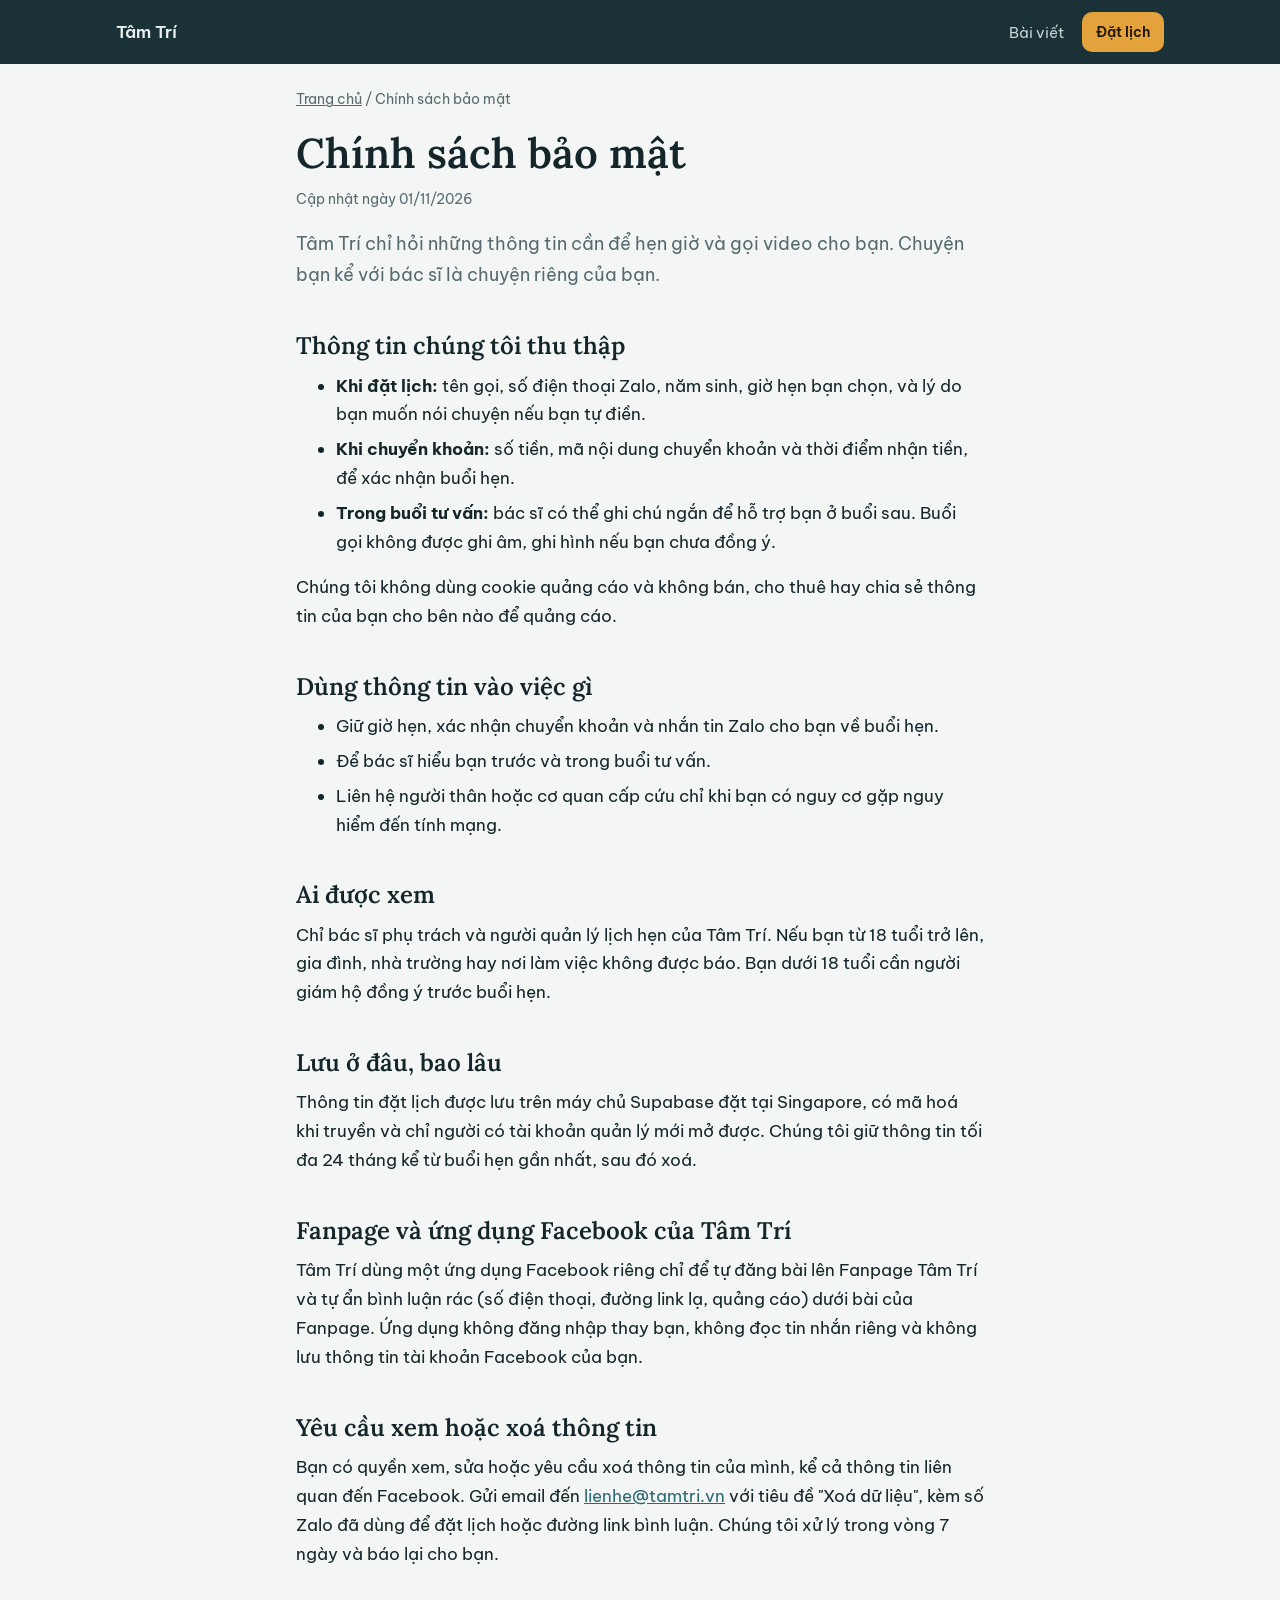
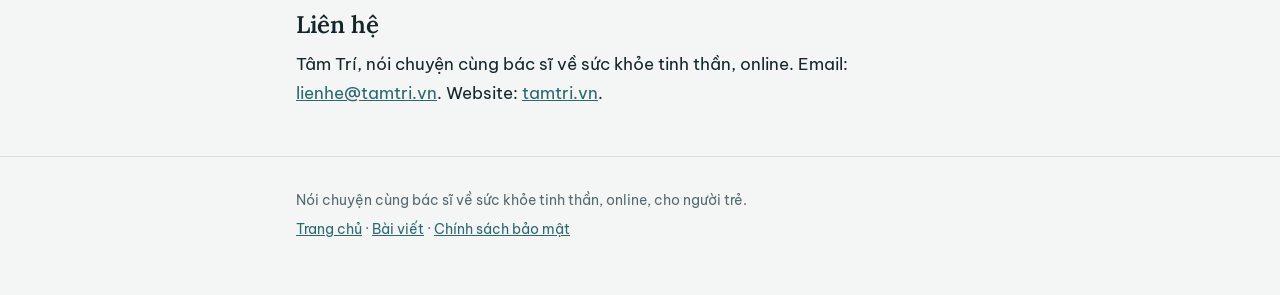
<file: chinh-sach-bao-mat/index.html>
<!doctype html>
<html lang="vi">
<head>
<meta charset="utf-8">
<meta name="viewport" content="width=device-width, initial-scale=1">
<title>Chính sách bảo mật | Tâm Trí</title>
<meta name="description" content="Tâm Trí thu thập thông tin gì khi bạn đặt lịch nói chuyện cùng bác sĩ, dùng vào việc gì, lưu ở đâu và cách yêu cầu xoá.">
<link rel="canonical" href="https://tamtri.vn/chinh-sach-bao-mat/">
<link rel="icon" href="../favicon.svg" type="image/svg+xml">
<link rel="preconnect" href="https://fonts.googleapis.com">
<link rel="preconnect" href="https://fonts.gstatic.com" crossorigin>
<link rel="stylesheet" href="https://fonts.googleapis.com/css2?family=Be+Vietnam+Pro:wght@400;500;600;700&family=Lora:ital,wght@0,500;0,600;1,500&display=swap">
<link rel="stylesheet" href="../assets/blog.css">
</head>
<body>
<nav class="nav"><div class="wrap"><a class="brand" href="../">Tâm Trí</a><div class="nav-links"><a href="../bai-viet/">Bài viết</a><a class="btn small" href="../dat-lich/">Đặt lịch</a></div></div></nav>
<main class="wrap narrow">
<article>
<p class="crumbs"><a href="../">Trang chủ</a> / Chính sách bảo mật</p>
<h1>Chính sách bảo mật</h1>
<p class="meta">Cập nhật ngày 01/11/2026</p>
<p class="sapo">Tâm Trí chỉ hỏi những thông tin cần để hẹn giờ và gọi video cho bạn. Chuyện bạn kể với bác sĩ là chuyện riêng của bạn.</p>

<h2>Thông tin chúng tôi thu thập</h2>
<ul>
<li><strong>Khi đặt lịch:</strong> tên gọi, số điện thoại Zalo, năm sinh, giờ hẹn bạn chọn, và lý do bạn muốn nói chuyện nếu bạn tự điền.</li>
<li><strong>Khi chuyển khoản:</strong> số tiền, mã nội dung chuyển khoản và thời điểm nhận tiền, để xác nhận buổi hẹn.</li>
<li><strong>Trong buổi tư vấn:</strong> bác sĩ có thể ghi chú ngắn để hỗ trợ bạn ở buổi sau. Buổi gọi không được ghi âm, ghi hình nếu bạn chưa đồng ý.</li>
</ul>
<p>Chúng tôi không dùng cookie quảng cáo và không bán, cho thuê hay chia sẻ thông tin của bạn cho bên nào để quảng cáo.</p>

<h2>Dùng thông tin vào việc gì</h2>
<ul>
<li>Giữ giờ hẹn, xác nhận chuyển khoản và nhắn tin Zalo cho bạn về buổi hẹn.</li>
<li>Để bác sĩ hiểu bạn trước và trong buổi tư vấn.</li>
<li>Liên hệ người thân hoặc cơ quan cấp cứu chỉ khi bạn có nguy cơ gặp nguy hiểm đến tính mạng.</li>
</ul>

<h2>Ai được xem</h2>
<p>Chỉ bác sĩ phụ trách và người quản lý lịch hẹn của Tâm Trí. Nếu bạn từ 18 tuổi trở lên, gia đình, nhà trường hay nơi làm việc không được báo. Bạn dưới 18 tuổi cần người giám hộ đồng ý trước buổi hẹn.</p>

<h2>Lưu ở đâu, bao lâu</h2>
<p>Thông tin đặt lịch được lưu trên máy chủ Supabase đặt tại Singapore, có mã hoá khi truyền và chỉ người có tài khoản quản lý mới mở được. Chúng tôi giữ thông tin tối đa 24 tháng kể từ buổi hẹn gần nhất, sau đó xoá.</p>

<h2>Fanpage và ứng dụng Facebook của Tâm Trí</h2>
<p>Tâm Trí dùng một ứng dụng Facebook riêng chỉ để tự đăng bài lên Fanpage Tâm Trí và tự ẩn bình luận rác (số điện thoại, đường link lạ, quảng cáo) dưới bài của Fanpage. Ứng dụng không đăng nhập thay bạn, không đọc tin nhắn riêng và không lưu thông tin tài khoản Facebook của bạn.</p>

<h2>Yêu cầu xem hoặc xoá thông tin</h2>
<p>Bạn có quyền xem, sửa hoặc yêu cầu xoá thông tin của mình, kể cả thông tin liên quan đến Facebook. Gửi email đến <a href="mailto:lienhe@tamtri.vn">lienhe@tamtri.vn</a> với tiêu đề "Xoá dữ liệu", kèm số Zalo đã dùng để đặt lịch hoặc đường link bình luận. Chúng tôi xử lý trong vòng 7 ngày và báo lại cho bạn.</p>

<h2>Liên hệ</h2>
<p>Tâm Trí, nói chuyện cùng bác sĩ về sức khỏe tinh thần, online. Email: <a href="mailto:lienhe@tamtri.vn">lienhe@tamtri.vn</a>. Website: <a href="https://tamtri.vn/">tamtri.vn</a>.</p>
</article>
</main>
<footer><div class="wrap narrow"><p>Nói chuyện cùng bác sĩ về sức khỏe tinh thần, online, cho người trẻ.</p><p><a href="../">Trang chủ</a> · <a href="../bai-viet/">Bài viết</a> · <a href="./">Chính sách bảo mật</a></p></div></footer>
</body>
</html>
</file>
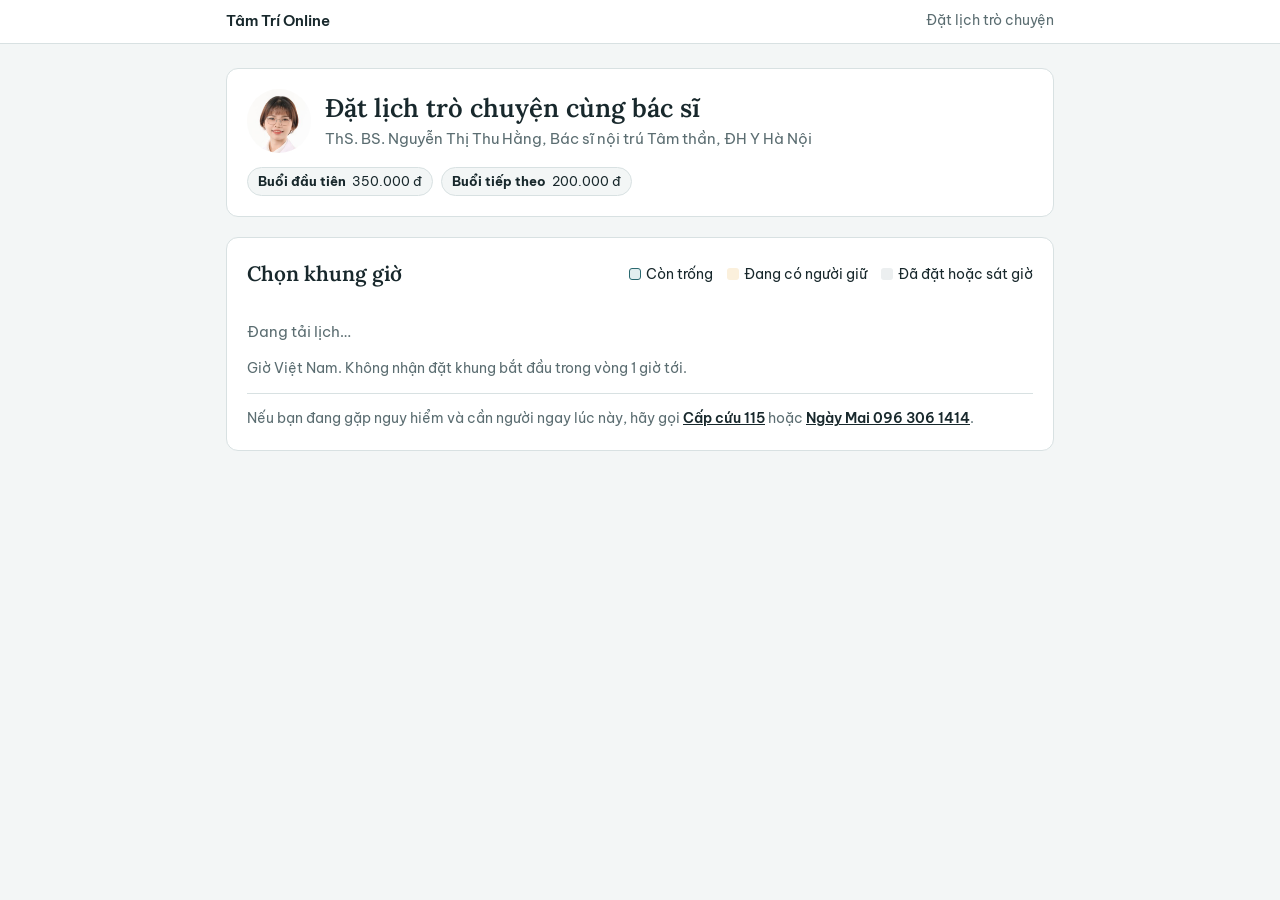
<file: dat-lich/index.html>
<!doctype html>
<html lang="vi">
<head>
<meta charset="utf-8">
<meta name="viewport" content="width=device-width, initial-scale=1, viewport-fit=cover">
<title>Đặt lịch trò chuyện | Tâm Trí Online</title>
<meta name="description" content="Chọn giờ trò chuyện, nghe tư vấn sức khỏe tinh thần qua video Zalo cùng ThS. BS. Nguyễn Thị Thu Hằng.">
<link rel="icon" href="../favicon.svg" type="image/svg+xml">
<link rel="stylesheet" href="https://fonts.googleapis.com/css2?family=Be+Vietnam+Pro:wght@400;500;600;700&family=Lora:wght@500;600&display=swap">
<link rel="stylesheet" href="../assets/app.css">
</head>
<body>

<div class="topbar">
  <div class="wrap">
    <a href="../" style="font-weight:600;color:inherit;text-decoration:none">Tâm Trí Online</a>
    <span class="small muted">Đặt lịch trò chuyện</span>
  </div>
</div>

<main class="wrap">
  <div class="panel">
    <div class="doctor">
      <img class="avatar" src="../bac-si-thu-hang-vuong.jpg" alt="" width="64" height="64" style="object-fit:cover">
      <div style="display:grid;gap:4px;min-width:0">
        <h1 class="page-title">Đặt lịch trò chuyện cùng bác sĩ</h1>
        <p class="muted">ThS. BS. Nguyễn Thị Thu Hằng, Bác sĩ nội trú Tâm thần, ĐH Y Hà Nội</p>
      </div>
    </div>
    <div class="prices" id="price-chips"></div>
  </div>

  <div class="notice" id="not-ready" hidden>Trang đặt lịch đang được cài đặt. Bạn quay lại sau ít phút nhé.</div>

  <div class="panel" id="pick-panel">
    <div class="row between">
      <h2>Chọn khung giờ</h2>
      <div class="legend"><span><i style="background:var(--accent-soft);border:1px solid var(--accent)"></i>Còn trống</span><span><i style="background:var(--held-soft)"></i>Đang có người giữ</span><span><i style="background:var(--sold-soft)"></i>Đã đặt hoặc sát giờ</span></div>
    </div>
    <div class="days" id="days"></div>
    <div class="slots" id="slots"><p class="muted">Đang tải lịch…</p></div>
    <p class="small muted">Giờ Việt Nam. Không nhận đặt khung bắt đầu trong vòng 1 giờ tới.</p>
    <p class="calm-sos">Nếu bạn đang gặp nguy hiểm và cần người ngay lúc này, hãy gọi <a href="tel:115">Cấp cứu 115</a> hoặc <a href="tel:0963061414">Ngày Mai 096 306 1414</a>.</p>
  </div>

  <div class="panel" id="form-panel" hidden>
    <h2>Thông tin đặt lịch</h2>
    <p class="muted" id="form-slot"></p>
    <form id="book-form" novalidate>
      <div class="grid2">
        <label>Họ và tên<input type="text" id="f-name" autocomplete="name" maxlength="80"></label>
        <label>Năm sinh<input type="number" id="f-yob" min="1920" max="2010" inputmode="numeric"></label>
        <label>Số điện thoại Zalo<input type="tel" id="f-phone" autocomplete="tel" maxlength="20"></label>
      </div>
      <label>Điều bạn muốn trao đổi (không bắt buộc, chỉ bác sĩ đọc)<input type="text" id="f-reason" maxlength="160" placeholder="Ví dụ: mất ngủ kéo dài"></label>
      <fieldset>
        <legend>3 câu hỏi an toàn</legend>
        <p class="small muted">Bác sĩ hỏi để biết bạn đang ổn đến đâu. Bạn cứ trả lời thật, câu trả lời nào cũng không làm bạn mất lịch hẹn.</p>
        <div class="yn"><span>Gần đây bạn có ý nghĩ làm hại bản thân hoặc không muốn sống nữa không?</span><span class="opts"><label><input type="radio" name="q1" value="1">Có</label><label><input type="radio" name="q1" value="0">Không</label></span></div>
        <div class="yn"><span>Bạn đang ở một mình và cảm thấy không an toàn không?</span><span class="opts"><label><input type="radio" name="q2" value="1">Có</label><label><input type="radio" name="q2" value="0">Không</label></span></div>
        <div class="yn"><span>Bạn có đang dùng rượu, chất kích thích để chịu đựng không?</span><span class="opts"><label><input type="radio" name="q3" value="1">Có</label><label><input type="radio" name="q3" value="0">Không</label></span></div>
      </fieldset>
      <label class="check"><input type="checkbox" id="f-consent">Tôi đồng ý để Tâm Trí xử lý thông tin sức khỏe của tôi nhằm đặt lịch và để bác sĩ tư vấn.</label>
      <ul class="errlist" id="form-error" role="alert" hidden></ul>
      <p class="small muted">Bước tiếp theo: chuyển khoản bằng mã QR. Bạn có 30 phút để chuyển, không cần vội.</p>
      <div class="row"><button class="btn" type="submit" id="f-submit">Giữ chỗ và thanh toán</button><button class="btn quiet" type="button" id="f-cancel">Chọn khung khác</button></div>
    </form>
  </div>

  <div class="panel" id="pay-panel" hidden>
    <h2>Thanh toán để giữ khung</h2>
    <p class="hold-note" id="hold-note"></p>
    <div class="code-box"><span class="small muted">Mã hẹn của bạn</span><b id="pay-code"></b><span class="small muted">Bạn nên chụp màn hình trang này để giữ lại mã hẹn và thông tin chuyển khoản.</span></div>
    <div class="pay">
      <div style="display:grid;gap:6px;justify-items:start"><img class="qr" id="qr" width="180" height="180" alt="Mã QR chuyển khoản VIB"><span class="small muted">Quét bằng app ngân hàng, số tiền và nội dung tự điền.</span></div>
      <dl class="kv" id="pay-info"></dl>
    </div>
    <p class="small muted">Tài khoản đứng tên người quản lý lịch hẹn của Tâm Trí. Nội dung chuyển khoản có mã hẹn để bên mình nhận đúng ca của bạn.</p>
    <p class="small"><b>Thanh toán trước 100% để xác nhận lịch hẹn.</b> Chuyển khoản xong, bạn cứ để trang này mở. Khi bên mình nhận được tiền, trang sẽ tự báo và bạn nhận tin nhắn Zalo.</p>
    <div class="copy-row"><button class="btn quiet sm" id="copy-memo" type="button">Chép nội dung CK</button><button class="btn quiet sm" id="copy-acc" type="button">Chép số tài khoản</button></div>
  </div>

  <div class="panel" id="done-panel" hidden>
    <div class="alert ok"><h3>Đã xác nhận lịch hẹn</h3><p id="done-text"></p></div>
    <p class="small muted">Bác sĩ gọi video qua Zalo đúng giờ hẹn. Bạn chuẩn bị một góc riêng, yên tĩnh. Đổi lịch miễn phí 1 lần nếu báo trước 24 giờ.</p>
    <div class="row"><a class="btn quiet" href="../">Về trang chủ</a></div>
  </div>

  <div class="panel" id="lost-panel" hidden>
    <div class="alert crisis"><h3>Khung giờ đã hết thời gian giữ</h3><p id="lost-text"></p></div>
    <div class="row"><button class="btn" id="lost-back" type="button">Chọn khung khác</button></div>
  </div>

  <div class="panel" id="crisis-panel" hidden>
    <div class="alert crisis">
      <h3>Bạn không phải chờ đến lịch hẹn</h3>
      <p>Cảm ơn bạn đã nói thật. Nếu bạn đang gặp nguy hiểm, hãy gọi ngay:</p>
      <p class="hotline">Cấp cứu 115</p>
      <p class="hotline">Đường dây nóng Ngày Mai 096 306 1414</p>
      <p>Hãy ở cạnh một người bạn tin tưởng. Lịch hẹn của bạn vẫn được giữ, và bác sĩ sẽ được báo để liên hệ với bạn sớm hơn.</p>
    </div>
    <div class="row"><button class="btn" id="crisis-continue" type="button">Tiếp tục giữ lịch hẹn</button></div>
  </div>
</main>

<script src="../assets/supabase.js"></script>
<script src="../assets/config.js"></script>
<script src="../assets/common.js"></script>
<script>
(function () {
  const { $, esc, money, vnDate, vnTime, vnDay } = T;
  const C = window.TAMTRI;
  let slots = [], selDay = null, selSlot = null, cur = null, pollH = null;

  $('price-chips').innerHTML = Object.values(C.kinds).map(k => `<span class="chip"><b>${esc(k.label)}</b> ${money(k.price)}</span>`).join('');

  const panels = ['form-panel', 'pay-panel', 'done-panel', 'lost-panel', 'crisis-panel'];
  function show(id) {
    panels.forEach(p => { $(p).hidden = p !== id; });
    $('pick-panel').hidden = !!id && id !== 'form-panel';
    if (id) $(id).scrollIntoView({ behavior: 'smooth', block: 'start' });
  }

  function state(s) {
    const now = Date.now();
    if (new Date(s.start_at).getTime() < now + 3600e3) return 'late';
    if (s.status === 'sold' || s.status === 'closed') return 'sold';
    if (s.status === 'held' && new Date(s.hold_until).getTime() > now) return 'held';
    return 'free';
  }

  async function load() {
    if (!T.ready) { $('not-ready').hidden = false; $('slots').innerHTML = ''; return; }
    const until = new Date(Date.now() + 21 * 864e5).toISOString();
    const { data, error } = await T.db.from('slots').select('id,start_at,dur,kind,price,status,hold_until')
      .gte('start_at', new Date().toISOString()).lte('start_at', until).neq('status', 'closed').order('start_at');
    if (error) { $('slots').innerHTML = `<p class="muted">${esc(T.errText(error))}</p>`; return; }
    slots = data || [];
    render();
  }

  function render() {
    const days = [...new Set(slots.map(s => vnDate(s.start_at)))];
    if (!days.length) { $('days').innerHTML = ''; $('slots').innerHTML = '<p class="muted">Hiện chưa có khung giờ trống. Bác sĩ mở lịch vào đầu tuần, bạn quay lại sau nhé.</p>'; return; }
    if (!selDay || !days.includes(selDay)) selDay = days.find(d => slots.some(s => vnDate(s.start_at) === d && state(s) === 'free')) || days[0];
    $('days').innerHTML = days.map(d => {
      const list = slots.filter(s => vnDate(s.start_at) === d), free = list.filter(s => state(s) === 'free').length;
      const dow = new Date(d + 'T12:00:00+07:00').toLocaleDateString('vi-VN', { timeZone: 'Asia/Ho_Chi_Minh', weekday: 'short' });
      return `<button class="day" type="button" data-day="${d}" aria-pressed="${d === selDay}"><span class="dow">${esc(dow)}</span><span class="dnum">${d.slice(8)}/${d.slice(5, 7)}</span><span class="cnt">${free ? free + ' trống' : 'hết'}</span></button>`;
    }).join('');
    $('slots').innerHTML = slots.filter(s => vnDate(s.start_at) === selDay).map(s => {
      const c = state(s), note = c === 'held' ? 'Đang có người giữ' : c === 'sold' ? 'Đã đặt' : c === 'late' ? 'Đã đóng' : money(s.price);
      return `<button class="slot ${c}" type="button" data-id="${s.id}" ${c !== 'free' ? 'disabled' : ''} aria-pressed="${s.id === selSlot}"><span class="t">${vnTime(s.start_at)}</span><span class="k">${esc(T.kindLabel(s.kind))}</span><span class="p">${note}</span></button>`;
    }).join('');
    document.querySelectorAll('.day').forEach(b => b.onclick = () => { selDay = b.dataset.day; render(); });
    document.querySelectorAll('.slot.free').forEach(b => b.onclick = () => pick(b.dataset.id));
  }

  function pick(id) {
    selSlot = id; const s = slots.find(x => x.id === id);
    $('form-slot').textContent = `${vnDay(s.start_at)}, ${vnTime(s.start_at)} · ${T.kindLabel(s.kind)} · ${money(s.price)}`;
    $('form-error').hidden = true; render(); show('form-panel');
  }
  $('f-cancel').onclick = () => { selSlot = null; show(null); render(); };

  function clearMarks() {
    document.querySelectorAll('#book-form [aria-invalid]').forEach(el => el.removeAttribute('aria-invalid'));
    document.querySelectorAll('#book-form .invalid').forEach(el => el.classList.remove('invalid'));
  }
  function formError(msgs) {
    $('form-error').innerHTML = [].concat(msgs).map(m => `<li>${esc(m)}</li>`).join('');
    $('form-error').hidden = false;
    const first = document.querySelector('#book-form [aria-invalid="true"], #book-form .invalid') || $('form-error');
    first.scrollIntoView({ behavior: 'smooth', block: 'center' });
  }
  $('book-form').addEventListener('input', e => { e.target.removeAttribute('aria-invalid'); const yn = e.target.closest('.yn, .check'); if (yn) yn.classList.remove('invalid'); });

  $('book-form').addEventListener('submit', async e => {
    e.preventDefault();
    const q = n => { const v = document.querySelector(`input[name=q${n}]:checked`); return v ? Number(v.value) : null; };
    const f = { name: $('f-name').value.trim(), yob: Number($('f-yob').value), phone: $('f-phone').value.replace(/[\s.]+/g, ''), reason: $('f-reason').value.trim(), screen: [q(1), q(2), q(3)] };
    clearMarks(); $('form-error').hidden = true;
    const errs = [], bad = id => $(id).setAttribute('aria-invalid', 'true');
    if (f.name.length < 2) { errs.push('Bạn chưa nhập họ tên.'); bad('f-name'); }
    if (!f.yob) { errs.push('Bạn chưa nhập năm sinh.'); bad('f-yob'); }
    else if (f.yob > new Date().getFullYear() - 18) { errs.push('Dịch vụ dành cho người từ 18 tuổi. Người dưới 18 tuổi cần người giám hộ đặt giúp.'); bad('f-yob'); }
    if (!/^(\+?84|0)\d{8,10}$/.test(f.phone)) { errs.push('Số điện thoại Zalo chưa đúng, ví dụ 0901234567.'); bad('f-phone'); }
    [1, 2, 3].forEach(n => { if (q(n) === null) document.querySelector(`input[name=q${n}]`).closest('.yn').classList.add('invalid'); });
    if (f.screen.includes(null)) errs.push('Bạn chưa trả lời đủ 3 câu hỏi an toàn (các câu tô đỏ).');
    if (!$('f-consent').checked) { errs.push('Bạn cần tích ô đồng ý ở cuối để đặt lịch.'); $('f-consent').closest('.check').classList.add('invalid'); }
    if (errs.length) return formError(errs);
    $('f-submit').disabled = true; $('f-submit').textContent = 'Đang giữ chỗ…';
    const { data, error } = await T.db.rpc('book_slot', { p_slot: selSlot, p_name: f.name, p_yob: f.yob, p_phone: f.phone, p_reason: f.reason || null, p_screen: f.screen });
    $('f-submit').disabled = false; $('f-submit').textContent = 'Giữ chỗ và thanh toán';
    if (error) { formError(T.errText(error)); load(); return; }
    $('book-form').reset(); selSlot = null;
    cur = data; load();
    if (data.crisis) { show('crisis-panel'); return; }
    showPay();
  });

  function showPay() {
    const memo = C.bank.memoPrefix + ' ' + cur.code;
    $('pay-info').innerHTML = `<dt>Khung</dt><dd>${esc(vnDay(cur.start_at))}, ${vnTime(cur.start_at)}</dd><dt>Dịch vụ</dt><dd>${esc(T.kindLabel(cur.kind))}</dd><dt>Số tiền</dt><dd>${money(cur.price)}</dd><dt>Ngân hàng</dt><dd>${esc(C.bank.name)}</dd><dt>Số tài khoản</dt><dd>${esc(C.bank.account)}</dd><dt>Chủ tài khoản</dt><dd>${esc(C.bank.holder)}</dd><dt>Nội dung CK</dt><dd><b>${esc(memo)}</b></dd>`;
    $('qr').src = T.qrUrl(cur.price, memo);
    $('pay-code').textContent = cur.code;
    $('hold-note').textContent = `Khung giờ được giữ riêng cho bạn đến ${vnTime(cur.hold_until)}.`;
    show('pay-panel');
    clearInterval(pollH); pollH = setInterval(poll, 8000);
  }

  async function poll() {
    if (!cur) return;
    const { data } = await T.db.rpc('booking_status', { p_code: cur.code });
    if (data === 'paid') {
      clearInterval(pollH);
      $('done-text').textContent = `Hẹn bạn lúc ${vnTime(cur.start_at)}, ${vnDay(cur.start_at)}. Mã hẹn ${cur.code}. Bạn chụp màn hình lại để tiện đối chiếu nhé.`;
      show('done-panel'); cur = null; return;
    }
    if (data === 'expired' || data === 'cancelled') {
      clearInterval(pollH);
      $('lost-text').textContent = `Khung giờ đã được mở lại cho người khác. Nếu bạn đã chuyển khoản, đừng lo: nhắn Zalo cho Tâm Trí kèm mã ${cur.code}, bên mình sẽ xếp giờ khác hoặc hoàn tiền.`;
      show('lost-panel'); cur = null; load();
    }
  }

  function copy(text, btn) {
    const old = btn.textContent;
    const ok = () => { btn.textContent = 'Đã sao chép'; setTimeout(() => { btn.textContent = old; }, 2000); };
    try { navigator.clipboard.writeText(text).then(ok, () => T.toast(text)); } catch (e) { T.toast(text); }
  }
  $('copy-memo').onclick = e => cur && copy(C.bank.memoPrefix + ' ' + cur.code, e.currentTarget);
  $('copy-acc').onclick = e => copy(C.bank.account, e.currentTarget);
  $('crisis-continue').onclick = () => showPay();
  $('lost-back').onclick = () => { show(null); load(); };

  load();
  setInterval(() => { if (!$('pick-panel').hidden && $('form-panel').hidden) load(); }, 30000);
})();
</script>
</body>
</html>
</file>
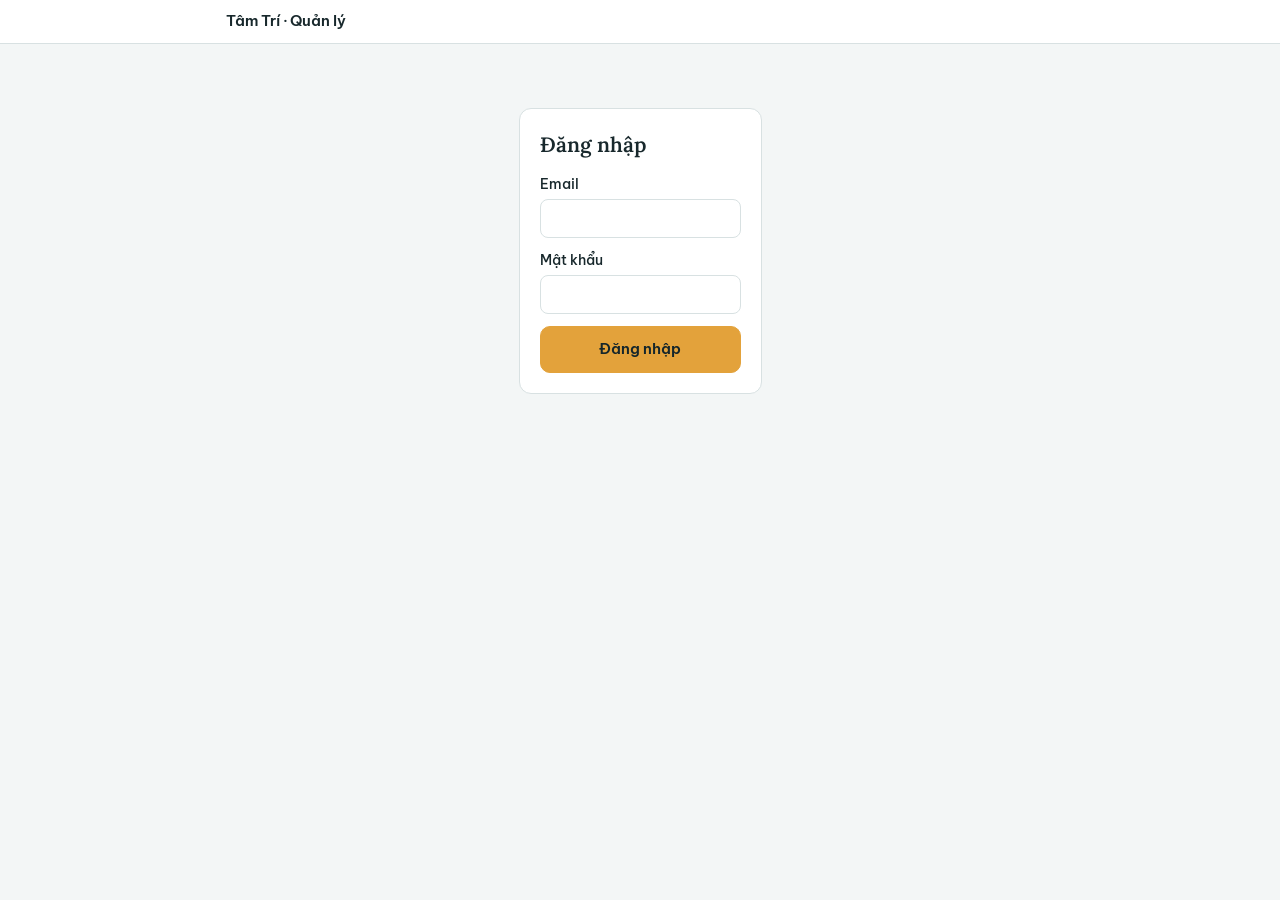
<file: quan-ly/index.html>
<!doctype html>
<html lang="vi">
<head>
<meta charset="utf-8">
<meta name="viewport" content="width=device-width, initial-scale=1, viewport-fit=cover">
<meta name="robots" content="noindex, nofollow">
<title>Quản lý | Tâm Trí Online</title>
<link rel="icon" href="../favicon.svg" type="image/svg+xml">
<link rel="stylesheet" href="https://fonts.googleapis.com/css2?family=Be+Vietnam+Pro:wght@400;500;600;700&family=Lora:wght@500;600&display=swap">
<link rel="stylesheet" href="../assets/app.css">
</head>
<body>

<div class="topbar">
  <div class="wrap">
    <div>
      <div style="font-weight:600">Tâm Trí · Quản lý</div>
      <div class="small muted" id="who"></div>
    </div>
    <div class="row" id="nav" hidden>
      <div class="roles" role="tablist" aria-label="Mục">
        <button role="tab" data-tab="ca" aria-selected="true">Ca đặt</button>
        <button role="tab" data-tab="lich" aria-selected="false">Khung giờ</button>
        <button role="tab" data-tab="tk" aria-selected="false">Tài khoản</button>
      </div>
      <button class="btn quiet sm" id="logout" type="button">Đăng xuất</button>
    </div>
  </div>
</div>

<main class="wrap">
  <div class="notice" id="not-ready" hidden>Chưa kết nối cơ sở dữ liệu. Điền Project URL và khóa publishable vào file assets/config.js.</div>

  <!-- Đăng nhập -->
  <section class="panel login" id="login" hidden>
    <h2>Đăng nhập</h2>
    <form id="login-form" novalidate>
      <label>Email<input type="email" id="l-email" autocomplete="username"></label>
      <label>Mật khẩu<input type="password" id="l-pass" autocomplete="current-password"></label>
      <p class="small" id="l-error" style="color:var(--danger)" hidden></p>
      <button class="btn" type="submit" id="l-submit">Đăng nhập</button>
    </form>
  </section>

  <!-- Ca đặt -->
  <section id="tab-ca" style="display:grid;gap:20px" hidden>
    <div class="stats" id="stats"></div>
    <div class="panel">
      <div class="row between">
        <h2>Ca đặt</h2>
        <button class="btn quiet sm" id="reload" type="button">Tải lại</button>
      </div>
      <div class="filters" id="filters">
        <button type="button" data-f="todo" aria-pressed="true">Cần xử lý</button>
        <button type="button" data-f="upcoming" aria-pressed="false">Lịch sắp tới</button>
        <button type="button" data-f="all" aria-pressed="false">Tất cả</button>
      </div>
      <div class="table-wrap"><table class="stack">
        <thead><tr><th>Giờ hẹn</th><th>Khách</th><th>Mã · Tiền</th><th>Trạng thái</th><th></th></tr></thead>
        <tbody id="rows"></tbody>
      </table></div>
      <p class="small muted" id="admin-hint">Đối chiếu sao kê VIB theo nội dung "THU HO TAMTRI + mã", đúng số tiền rồi mới bấm "Đã nhận tiền".</p>
    </div>
  </section>

  <!-- Khung giờ -->
  <section id="tab-lich" style="display:grid;gap:20px" hidden>
    <div class="panel">
      <h2>Mở khung giờ</h2>
      <form id="slot-form" novalidate>
        <div class="grid2">
          <label>Bắt đầu từ ngày<input type="date" id="s-date"></label>
          <label>Loại buổi<select id="s-kind"></select></label>
          <label>Giá (đồng)<input type="number" id="s-price" step="10000" min="0"></label>
        </div>
        <label>Các giờ bắt đầu, cách nhau bằng dấu phẩy<input type="text" id="s-times" placeholder="19:00, 20:00, 21:00"></label>
        <div class="wk-pick">
          <span class="small">Các thứ trong tuần (bỏ trống nếu chỉ mở đúng ngày đã chọn)</span>
          <div class="wk" id="s-wd">
            <label><input type="checkbox" value="1">T2</label><label><input type="checkbox" value="2">T3</label><label><input type="checkbox" value="3">T4</label><label><input type="checkbox" value="4">T5</label><label><input type="checkbox" value="5">T6</label><label><input type="checkbox" value="6">T7</label><label><input type="checkbox" value="0">CN</label>
          </div>
          <label>Lặp lại trong<select id="s-weeks"><option value="1">1 tuần</option><option value="2">2 tuần</option><option value="4" selected>4 tuần</option><option value="8">8 tuần</option></select></label>
        </div>
        <p class="small muted" id="s-preview"></p>
        <p class="small" id="s-error" style="color:var(--danger)" hidden></p>
        <div class="row"><button class="btn" type="submit" id="s-submit">Mở khung</button></div>
      </form>
    </div>
    <div class="panel">
      <h2>Khung giờ sắp tới</h2>
      <div class="table-wrap"><table class="stack">
        <thead><tr><th>Ngày</th><th>Giờ</th><th>Loại · Giá</th><th>Trạng thái</th><th></th></tr></thead>
        <tbody id="slot-rows"></tbody>
      </table></div>
    </div>
  </section>

  <!-- Tài khoản: đổi mật khẩu -->
  <section id="tab-tk" style="display:grid;gap:20px" hidden>
    <div class="panel login">
      <h2>Đổi mật khẩu</h2>
      <form id="pw-form" novalidate>
        <label>Mật khẩu hiện tại<input type="password" id="pw-old" autocomplete="current-password"></label>
        <label>Mật khẩu mới (ít nhất 8 ký tự)<input type="password" id="pw-new" autocomplete="new-password"></label>
        <label>Nhập lại mật khẩu mới<input type="password" id="pw-new2" autocomplete="new-password"></label>
        <p class="small" id="pw-error" style="color:var(--danger)" hidden></p>
        <button class="btn" type="submit" id="pw-submit">Đổi mật khẩu</button>
      </form>
    </div>
  </section>
</main>

<script src="../assets/supabase.js"></script>
<script src="../assets/config.js"></script>
<script src="../assets/common.js"></script>
<script>
(function () {
  const { $, esc, money, vnDate, vnTime, vnDay } = T;
  const C = window.TAMTRI;
  let myEmail = '', role = null, bookings = [], slotMap = {}, filter = 'todo', tab = 'ca';

  if (!T.ready) { $('not-ready').hidden = false; return; }
  const db = T.db;

  const STATUS = { held: ['Chờ tiền', 'held'], paid: ['Đã thanh toán', 'paid'], expired: ['Hết hạn giữ', 'gone'], cancelled: ['Đã hủy', 'gone'], crisis: ['Cờ đỏ: gọi ngay', 'need'] };
  const SLOT_STATUS = { open: ['Trống', 'free'], held: ['Đang giữ', 'held'], sold: ['Đã bán', 'paid'], closed: ['Đã đóng', 'gone'] };

  async function start() {
    const { data: { session } } = await db.auth.getSession();
    if (!session) { $('login').hidden = false; $('nav').hidden = true; $('tab-ca').hidden = $('tab-lich').hidden = $('tab-tk').hidden = true; $('who').textContent = ''; return; }
    const { data: me } = await db.from('staff').select('role,email').eq('user_id', session.user.id).maybeSingle();
    if (!me) { $('login').hidden = false; $('l-error').textContent = 'Tài khoản này chưa được cấp quyền quản lý hoặc bác sĩ.'; $('l-error').hidden = false; await db.auth.signOut(); return; }
    role = me.role; myEmail = me.email;
    $('who').textContent = `${me.email} · ${role === 'admin' ? 'Quản lý' : 'Bác sĩ'}`;
    $('login').hidden = true; $('nav').hidden = false; $('admin-hint').hidden = role !== 'admin';
    setTab(tab); loadAll();
  }

  $('login-form').addEventListener('submit', async e => {
    e.preventDefault(); $('l-error').hidden = true; $('l-submit').disabled = true;
    const { error } = await db.auth.signInWithPassword({ email: $('l-email').value.trim(), password: $('l-pass').value });
    $('l-submit').disabled = false;
    if (error) { $('l-error').textContent = T.errText(error); $('l-error').hidden = false; return; }
    start();
  });
  $('logout').onclick = async () => { await db.auth.signOut(); role = null; start(); };

  function setTab(t) {
    tab = t;
    document.querySelectorAll('[data-tab]').forEach(b => b.setAttribute('aria-selected', String(b.dataset.tab === t)));
    $('tab-ca').hidden = t !== 'ca'; $('tab-lich').hidden = t !== 'lich'; $('tab-tk').hidden = t !== 'tk';
  }

  // Đổi mật khẩu: kiểm tra mật khẩu hiện tại bằng cách đăng nhập lại, rồi mới đặt mật khẩu mới
  $('pw-form').addEventListener('submit', async e => {
    e.preventDefault();
    const err = m => { $('pw-error').textContent = m; $('pw-error').hidden = false; };
    $('pw-error').hidden = true;
    const oldPw = $('pw-old').value, newPw = $('pw-new').value;
    if (!oldPw) return err('Nhập mật khẩu hiện tại.');
    if (newPw.length < 8) return err('Mật khẩu mới cần ít nhất 8 ký tự.');
    if (newPw !== $('pw-new2').value) return err('Hai lần nhập mật khẩu mới chưa khớp.');
    if (newPw === oldPw) return err('Mật khẩu mới phải khác mật khẩu hiện tại.');
    $('pw-submit').disabled = true;
    const check = await db.auth.signInWithPassword({ email: myEmail, password: oldPw });
    if (check.error) { $('pw-submit').disabled = false; return err('Mật khẩu hiện tại chưa đúng.'); }
    const { error } = await db.auth.updateUser({ password: newPw });
    $('pw-submit').disabled = false;
    if (error) return err(T.errText(error));
    $('pw-form').reset(); T.toast('Đã đổi mật khẩu. Lần sau đăng nhập bằng mật khẩu mới.');
  });
  document.querySelectorAll('[data-tab]').forEach(b => b.onclick = () => setTab(b.dataset.tab));

  async function loadAll() {
    const since = new Date(Date.now() - 60 * 864e5).toISOString();
    const until = new Date(Date.now() + 63 * 864e5).toISOString();
    const [b, s] = await Promise.all([
      db.from('bookings').select('*').gte('created_at', since).order('created_at', { ascending: false }),
      db.from('slots').select('*').gte('start_at', new Date(Date.now() - 60 * 864e5).toISOString()).lte('start_at', until).order('start_at')
    ]);
    if (b.error || s.error) { T.toast(T.errText(b.error || s.error)); return; }
    bookings = b.data; slotMap = Object.fromEntries(s.data.map(x => [x.id, x]));
    renderStats(); renderRows(); renderSlots(s.data);
  }
  $('reload').onclick = loadAll;
  setInterval(() => { if (role) loadAll(); }, 30000);

  function renderStats() {
    const today = vnDate(new Date()), month = today.slice(0, 7);
    const paid = bookings.filter(b => b.status === 'paid');
    const todayCount = paid.filter(b => slotMap[b.slot_id] && vnDate(slotMap[b.slot_id].start_at) === today).length;
    const waiting = bookings.filter(b => b.status === 'held').length;
    const crisis = bookings.filter(b => b.status === 'crisis' || (b.urgent && (b.status === 'held' || b.status === 'paid') && slotMap[b.slot_id] && new Date(slotMap[b.slot_id].start_at).getTime() > Date.now())).length;
    const rev = paid.filter(b => b.paid_at && vnDate(b.paid_at).slice(0, 7) === month).reduce((a, b) => a + b.price, 0);
    $('stats').innerHTML = `<div class="stat"><b>${todayCount}</b><span>Ca hôm nay</span></div><div class="stat"><b>${waiting}</b><span>Đang chờ tiền</span></div><div class="stat ${crisis ? 'warn' : ''}"><b>${crisis}</b><span>Cờ đỏ cần gọi</span></div>` +
      (role === 'admin' ? `<div class="stat"><b class="num">${money(rev)}</b><span>Đã thu tháng này</span></div>` : '');
  }

  function renderRows() {
    const now = Date.now();
    let list = bookings;
    if (filter === 'todo') list = bookings.filter(b => b.status === 'held' || b.status === 'crisis' || (b.urgent && b.status === 'paid' && slotMap[b.slot_id] && new Date(slotMap[b.slot_id].start_at).getTime() > now));
    if (filter === 'upcoming') list = bookings.filter(b => b.status === 'paid' && slotMap[b.slot_id] && new Date(slotMap[b.slot_id].start_at).getTime() > now - 3600e3)
      .sort((a, b) => new Date(slotMap[a.slot_id].start_at) - new Date(slotMap[b.slot_id].start_at));
    $('rows').innerHTML = list.length ? list.map(b => {
      const s = slotMap[b.slot_id], st = STATUS[b.status] || [b.status, 'gone'];
      const when = s ? `${esc(vnDay(s.start_at))}<br><b>${vnTime(s.start_at)}</b> · ${esc(T.kindLabel(s.kind))}` : '<span class="muted">Không giữ khung</span>';
      const zalo = 'https://zalo.me/' + encodeURIComponent(b.phone.replace(/^\+?84/, '0'));
      const screen = b.screen.map((v, i) => v ? ['Ý nghĩ tự hại', 'Ở một mình, không an toàn', 'Dùng rượu, chất kích thích'][i] : null).filter(Boolean).join(', ');
      const actions = role === 'admin' && (b.status === 'held' || b.status === 'expired') && b.slot_id
        ? `<button class="btn sm" data-paid="${b.id}">Đã nhận tiền</button><button class="btn danger sm" data-cancel="${b.id}">Hủy</button>`
        : role === 'admin' && b.status === 'paid' ? `<button class="btn danger sm" data-cancel="${b.id}">Hủy ca</button>` : '';
      return `<tr><td>${when}</td><td><b>${esc(b.name)}</b> (${b.yob})<br><a href="${zalo}" target="_blank" rel="noopener">${esc(b.phone)}</a>${b.reason ? `<br><span class="small muted">${esc(b.reason)}</span>` : ''}${screen ? `<br><span class="small" style="color:var(--danger)">${esc(screen)}</span>` : ''}</td><td class="num">${esc(b.code)}<br>${money(b.price)}</td><td><span class="pill ${st[1]}">${st[0]}</span>${b.urgent ? '<br><span class="pill need">Cờ đỏ: gọi sớm</span>' : ''}</td><td><div class="actions">${actions}</div></td></tr>`;
    }).join('') : '<tr><td colspan="5" class="muted">Không có ca nào.</td></tr>';
    document.querySelectorAll('[data-paid]').forEach(x => x.onclick = () => act('confirm_paid', x.dataset.paid, 'Xác nhận đã nhận đủ tiền cho ca này?'));
    document.querySelectorAll('[data-cancel]').forEach(x => x.onclick = () => act('cancel_booking', x.dataset.cancel, 'Hủy ca này và mở lại khung giờ?'));
  }
  document.querySelectorAll('[data-f]').forEach(b => b.onclick = () => {
    filter = b.dataset.f; document.querySelectorAll('[data-f]').forEach(x => x.setAttribute('aria-pressed', String(x === b))); renderRows();
  });

  async function act(fn, id, question) {
    if (!confirm(question)) return;
    const { error } = await db.rpc(fn, { p_booking: id });
    if (error) { T.toast(T.errText(error)); return; }
    T.toast(fn === 'confirm_paid' ? 'Đã xác nhận. Nhớ nhắn Zalo cho khách.' : 'Đã hủy ca.');
    loadAll();
  }

  // Khung giờ
  $('s-kind').innerHTML = Object.entries(C.kinds).map(([k, v]) => `<option value="${k}">${esc(v.label)} (${v.dur} phút)</option>`).join('');
  const setPrice = () => { $('s-price').value = C.kinds[$('s-kind').value].price; };
  $('s-kind').onchange = setPrice; setPrice();
  $('s-date').value = vnDate(new Date(Date.now() + 864e5));

  // Ngày được mở: chỉ ngày đã chọn, hoặc các thứ đã tích trong số tuần đã chọn
  function pickDays() {
    if (!$('s-date').value) return [];
    const start = new Date($('s-date').value + 'T12:00:00+07:00').getTime();
    const wds = [...document.querySelectorAll('#s-wd input:checked')].map(x => Number(x.value));
    if (!wds.length) return [$('s-date').value];
    const out = [];
    for (let i = 0; i < Number($('s-weeks').value) * 7; i++) {
      const t = new Date(start + i * 864e5);
      if (wds.includes(t.getUTCDay())) out.push(vnDate(t));
    }
    return out;
  }
  function preview() {
    const d = pickDays();
    $('s-preview').textContent = d.length ? `Sẽ mở ${d.length} ngày: ${d.slice(0, 6).map(x => x.slice(8) + '/' + x.slice(5, 7)).join(', ')}${d.length > 6 ? '…' : ''}` : '';
  }
  ['s-date', 's-weeks'].forEach(id => $(id).addEventListener('change', preview));
  $('s-wd').addEventListener('change', preview); preview();

  $('slot-form').addEventListener('submit', async e => {
    e.preventDefault(); $('s-error').hidden = true;
    const times = $('s-times').value.split(/[,;\s]+/).map(t => t.trim().replace(/h$/i, ':00').replace(/h/i, ':').replace(/^(\d{1,2})$/, '$1:00')).filter(Boolean)
      .map(t => t.replace(/^(\d):/, '0$1:'));
    const bad = times.find(t => !/^([01]\d|2[0-3]):[0-5]\d$/.test(t));
    if (!$('s-date').value || !times.length || bad) { $('s-error').textContent = bad ? `Giờ "${bad}" chưa đúng, ví dụ 19:00.` : 'Bạn chọn ngày và nhập ít nhất một giờ.'; $('s-error').hidden = false; return; }
    const kind = $('s-kind').value, dur = C.kinds[kind].dur, price = Number($('s-price').value) || C.kinds[kind].price;
    const rows = [];
    pickDays().forEach(d => times.forEach(t => { const iso = T.vnToIso(d, t); if (new Date(iso).getTime() > Date.now()) rows.push({ start_at: iso, dur, kind, price }); }));
    if (!rows.length) { $('s-error').textContent = 'Các giờ này đã qua.'; $('s-error').hidden = false; return; }
    $('s-submit').disabled = true;
    const { data, error } = await db.from('slots').upsert(rows, { onConflict: 'start_at', ignoreDuplicates: true }).select('id');
    $('s-submit').disabled = false;
    if (error) { $('s-error').textContent = T.errText(error); $('s-error').hidden = false; return; }
    const added = (data || []).length;
    T.toast(`Đã mở ${added} khung${rows.length > added ? `, bỏ qua ${rows.length - added} khung trùng giờ` : ''}.`);
    $('s-times').value = ''; loadAll();
  });

  function renderSlots(all) {
    const list = all.filter(s => new Date(s.start_at).getTime() > Date.now() - 3600e3);
    $('slot-rows').innerHTML = list.length ? list.map(s => {
      let st = s.status;
      if (st === 'held' && new Date(s.hold_until).getTime() < Date.now()) st = 'open';
      const [label, cls] = SLOT_STATUS[st];
      const btn = st === 'open' ? `<button class="btn quiet sm" data-close="${s.id}">Đóng</button><button class="btn danger sm" data-del="${s.id}">Xóa</button>`
        : st === 'closed' ? `<button class="btn quiet sm" data-open="${s.id}">Mở lại</button>` : '';
      return `<tr><td>${esc(vnDay(s.start_at))}</td><td><b>${vnTime(s.start_at)}</b></td><td>${esc(T.kindLabel(s.kind))} · ${money(s.price)}</td><td><span class="pill ${cls}">${label}</span></td><td><div class="actions">${btn}</div></td></tr>`;
    }).join('') : '<tr><td colspan="5" class="muted">Chưa có khung nào. Mở khung ở trên.</td></tr>';
    const upd = async (id, patch, msg) => { const { error } = await db.from('slots').update(patch).eq('id', id); if (error) return T.toast(T.errText(error)); T.toast(msg); loadAll(); };
    document.querySelectorAll('[data-close]').forEach(x => x.onclick = () => upd(x.dataset.close, { status: 'closed', hold_until: null }, 'Đã đóng khung.'));
    document.querySelectorAll('[data-open]').forEach(x => x.onclick = () => upd(x.dataset.open, { status: 'open' }, 'Đã mở lại khung.'));
    document.querySelectorAll('[data-del]').forEach(x => x.onclick = async () => {
      if (!confirm('Xóa khung giờ này?')) return;
      const { error } = await db.from('slots').delete().eq('id', x.dataset.del).eq('status', 'open');
      if (error) return T.toast(T.errText(error)); T.toast('Đã xóa khung.'); loadAll();
    });
  }

  start();
})();
</script>
</body>
</html>
</file>
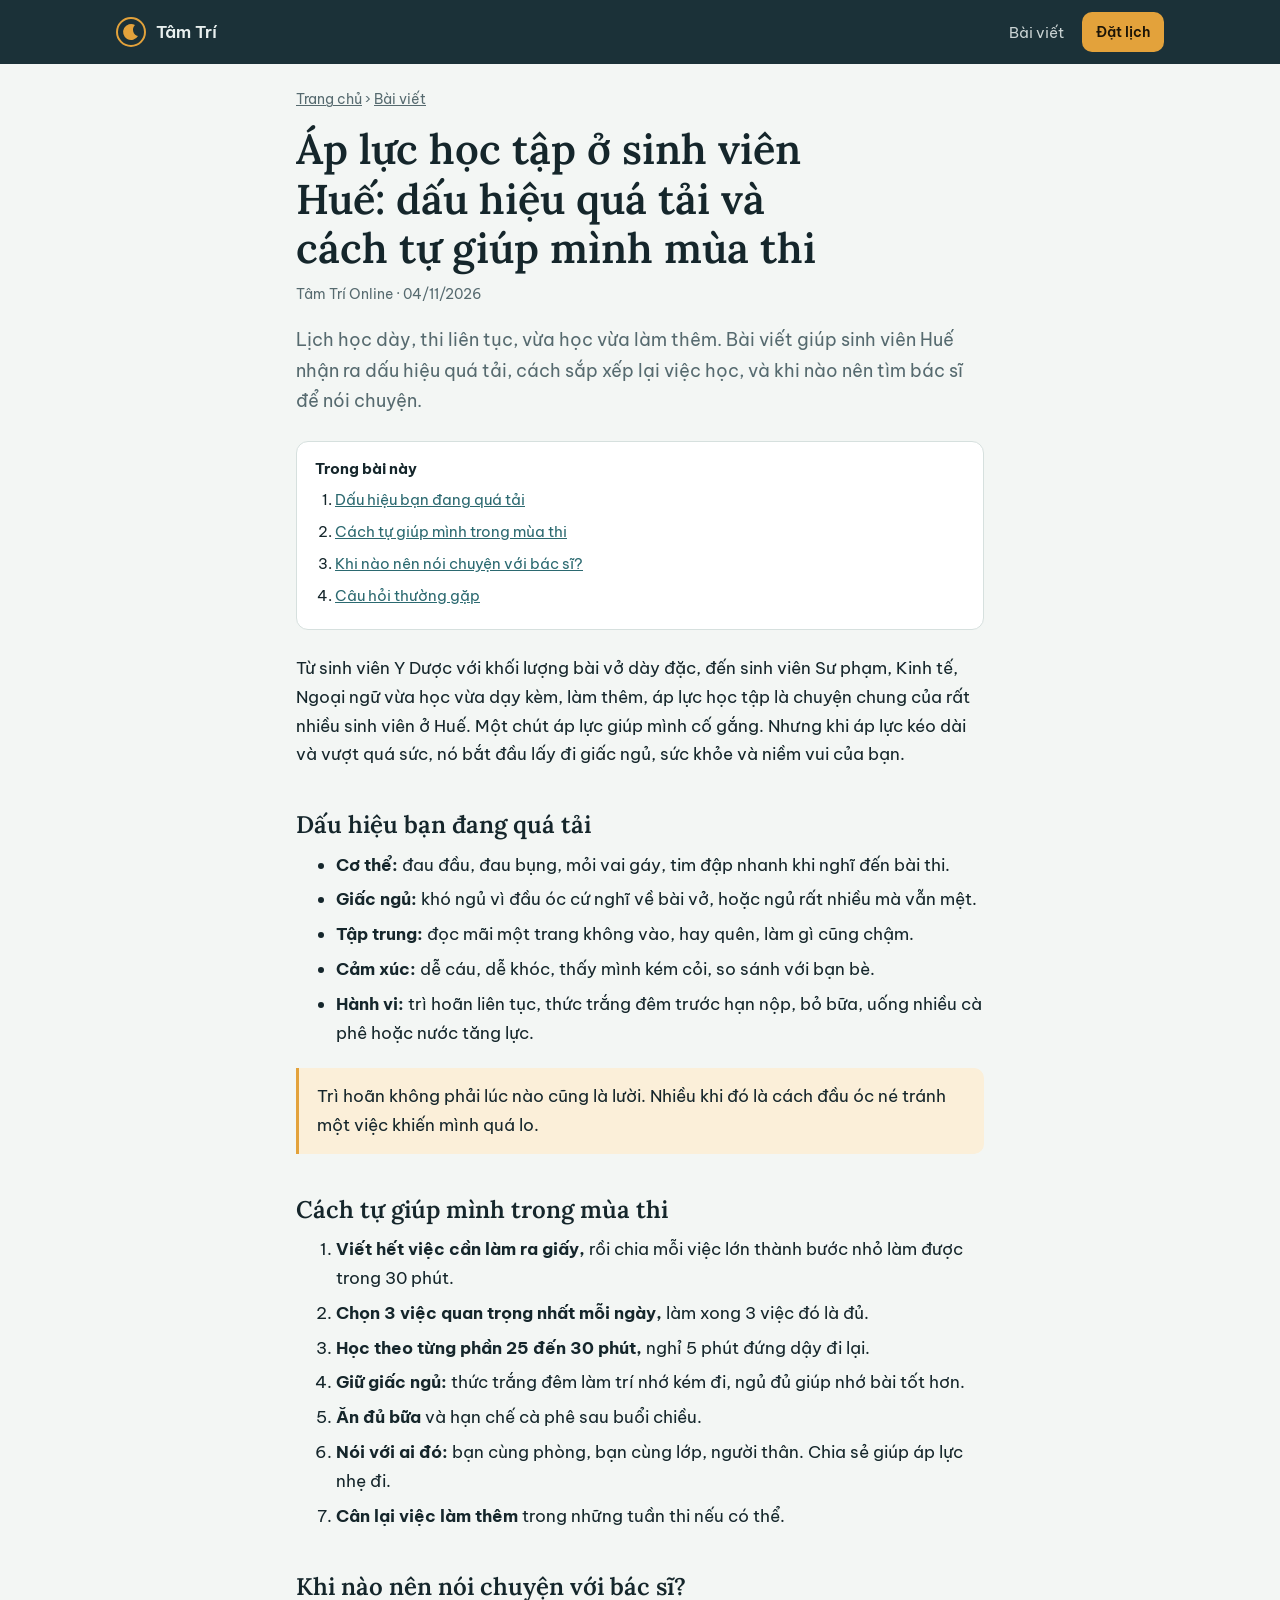
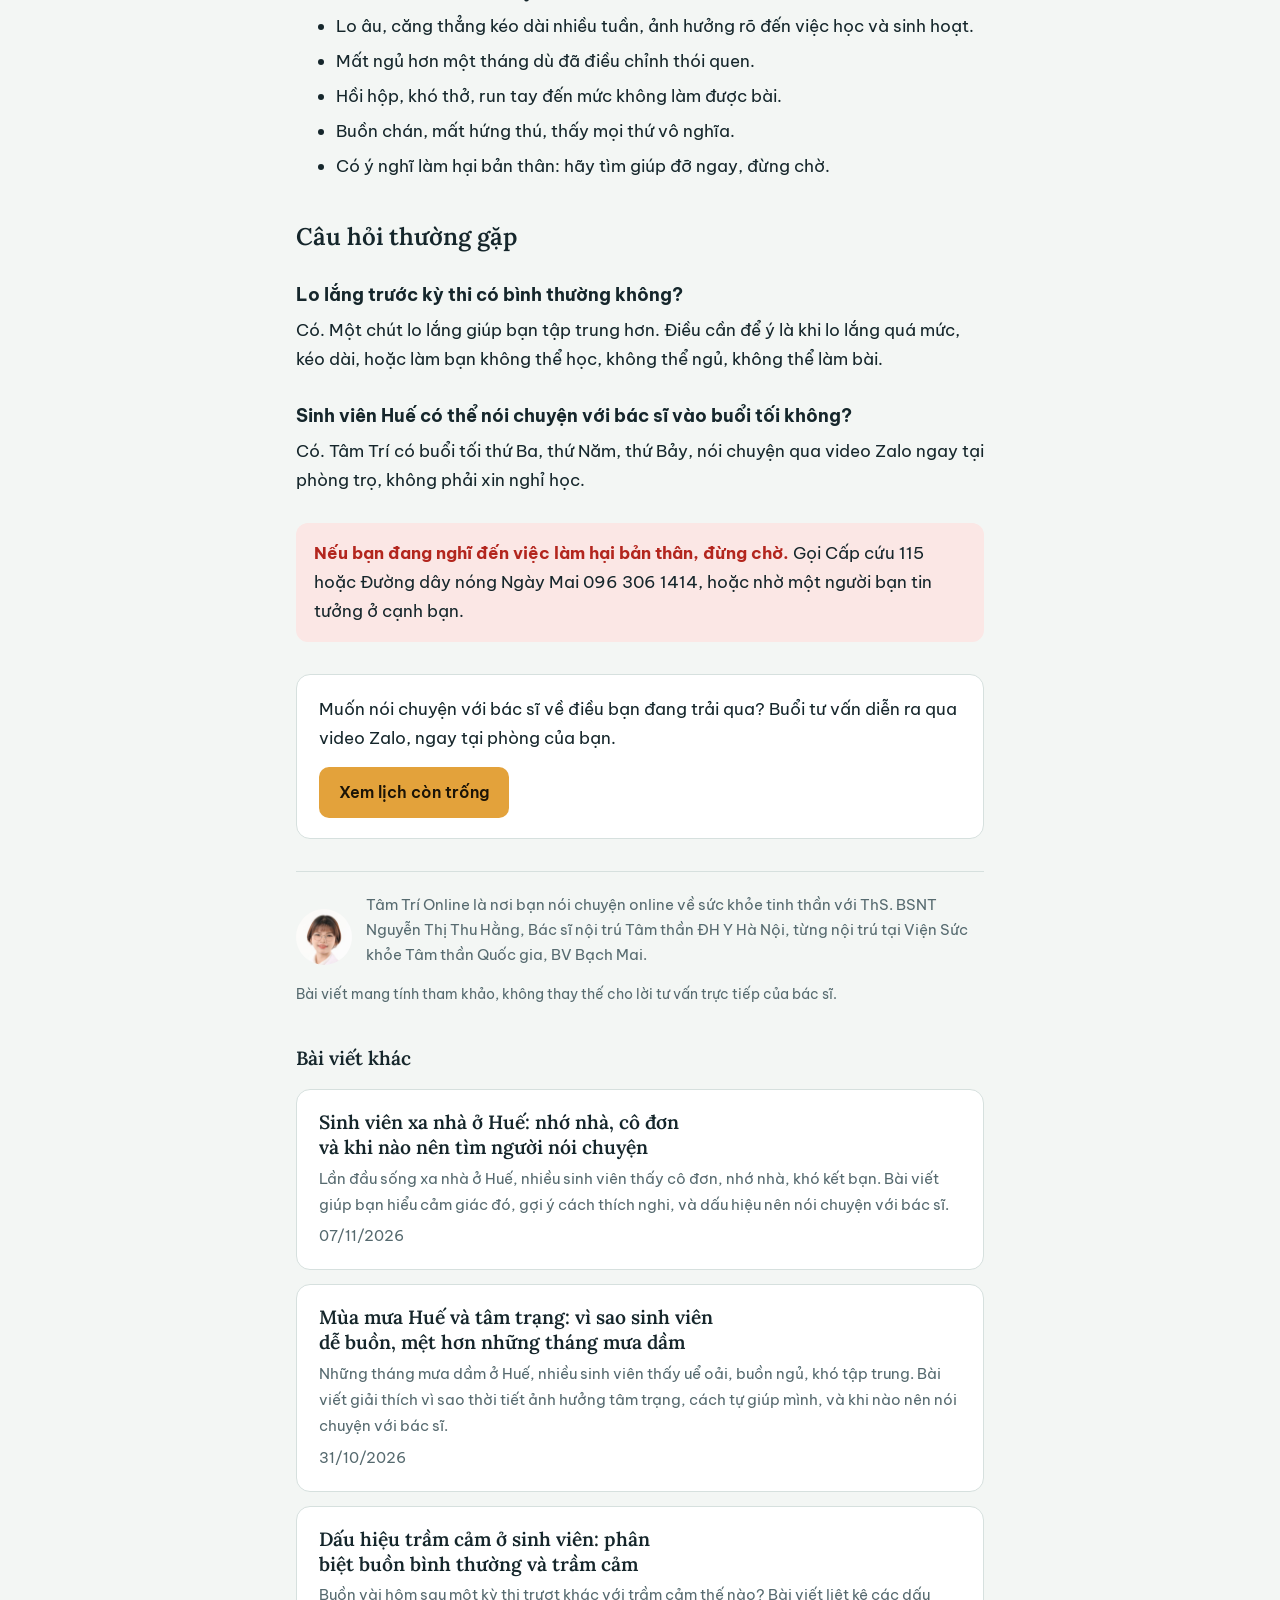
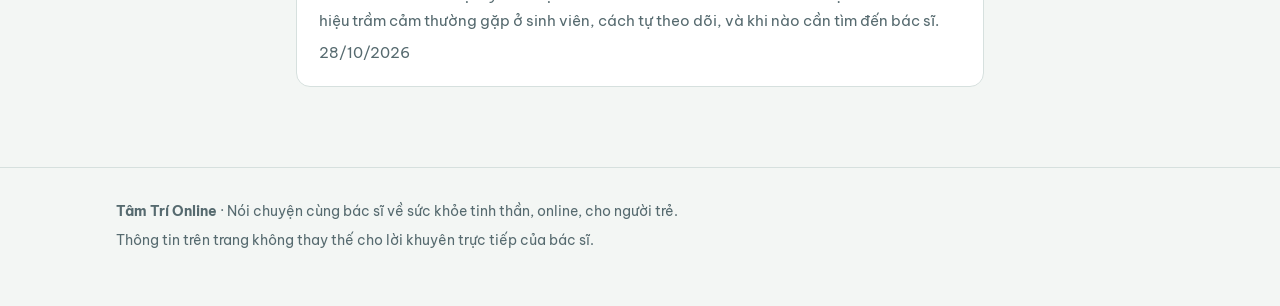
<file: bai-viet/ap-luc-hoc-tap-sinh-vien-hue/index.html>
<!doctype html>
<html lang="vi">
<head>
<meta charset="utf-8">
<meta name="viewport" content="width=device-width, initial-scale=1, viewport-fit=cover">
<title>Áp lực học tập ở sinh viên Huế: dấu hiệu quá tải và cách tự giúp mình mùa thi | Tâm Trí Online</title>
<meta name="description" content="Lịch học dày, thi liên tục, vừa học vừa làm thêm. Bài viết giúp sinh viên Huế nhận ra dấu hiệu quá tải, cách sắp xếp lại việc học, và khi nào nên tìm bác sĩ để nói chuyện.">
<link rel="canonical" href="https://tamtri.vn/bai-viet/ap-luc-hoc-tap-sinh-vien-hue/">
<meta property="og:type" content="article">
<meta property="og:title" content="Áp lực học tập ở sinh viên Huế: dấu hiệu quá tải và cách tự giúp mình mùa thi | Tâm Trí Online">
<meta property="og:description" content="Lịch học dày, thi liên tục, vừa học vừa làm thêm. Bài viết giúp sinh viên Huế nhận ra dấu hiệu quá tải, cách sắp xếp lại việc học, và khi nào nên tìm bác sĩ để nói chuyện.">
<meta property="og:image" content="https://tamtri.vn/bac-si-thu-hang.jpg">
<meta property="og:url" content="https://tamtri.vn/bai-viet/ap-luc-hoc-tap-sinh-vien-hue/">
<meta property="og:locale" content="vi_VN">
<meta property="og:site_name" content="Tâm Trí Online">
<meta name="twitter:card" content="summary_large_image">
<link rel="icon" href="../../favicon.svg" type="image/svg+xml">
<link rel="stylesheet" href="https://fonts.googleapis.com/css2?family=Be+Vietnam+Pro:wght@400;500;600;700&family=Lora:ital,wght@0,500;0,600;1,500&display=swap">
<link rel="stylesheet" href="../../assets/blog.css">
<script type="application/ld+json">{"@context":"https://schema.org","@type":"Article","headline":"Áp lực học tập ở sinh viên Huế: dấu hiệu quá tải và cách tự giúp mình mùa thi","description":"Lịch học dày, thi liên tục, vừa học vừa làm thêm. Bài viết giúp sinh viên Huế nhận ra dấu hiệu quá tải, cách sắp xếp lại việc học, và khi nào nên tìm bác sĩ để nói chuyện.","image":"https://tamtri.vn/bac-si-thu-hang.jpg","datePublished":"2026-11-04","dateModified":"2026-11-04","inLanguage":"vi","mainEntityOfPage":"https://tamtri.vn/bai-viet/ap-luc-hoc-tap-sinh-vien-hue/","author":{"@type":"Organization","name":"Tâm Trí Online","url":"https://tamtri.vn/"},"publisher":{"@type":"Organization","name":"Tâm Trí Online","url":"https://tamtri.vn/","logo":{"@type":"ImageObject","url":"https://tamtri.vn/favicon.svg"}},"keywords":"áp lực học tập sinh viên, sinh viên Huế áp lực, căng thẳng mùa thi, lo âu thi cử, tư vấn tâm lý sinh viên Huế"}</script>
<script type="application/ld+json">{"@context":"https://schema.org","@type":"BreadcrumbList","itemListElement":[{"@type":"ListItem","position":1,"name":"Trang chủ","item":"https://tamtri.vn/"},{"@type":"ListItem","position":2,"name":"Bài viết","item":"https://tamtri.vn/bai-viet/"},{"@type":"ListItem","position":3,"name":"Áp lực học tập ở sinh viên Huế: dấu hiệu quá tải và cách tự giúp mình mùa thi","item":"https://tamtri.vn/bai-viet/ap-luc-hoc-tap-sinh-vien-hue/"}]}</script>
<script type="application/ld+json">{"@context":"https://schema.org","@type":"FAQPage","mainEntity":[{"@type":"Question","name":"Lo lắng trước kỳ thi có bình thường không?","acceptedAnswer":{"@type":"Answer","text":"Có. Một chút lo lắng giúp bạn tập trung hơn. Điều cần để ý là khi lo lắng quá mức, kéo dài, hoặc làm bạn không thể học, không thể ngủ, không thể làm bài."}},{"@type":"Question","name":"Sinh viên Huế có thể nói chuyện với bác sĩ vào buổi tối không?","acceptedAnswer":{"@type":"Answer","text":"Có. Tâm Trí có buổi tối thứ Ba, thứ Năm, thứ Bảy, nói chuyện qua video Zalo ngay tại phòng trọ, không phải xin nghỉ học."}}]}</script>
</head>
<body>
<nav class="nav" aria-label="Điều hướng">
  <div class="wrap">
    <a class="brand" href="../../">
      <svg width="30" height="30" viewBox="0 0 30 30" aria-hidden="true"><circle cx="15" cy="15" r="14" fill="none" stroke="var(--lamp)" stroke-width="2"/><path d="M19 8a8 8 0 1 0 3 11 6.5 6.5 0 0 1-3-11z" fill="var(--lamp)"/></svg>
      Tâm Trí
    </a>
    <div class="nav-links">
      <a href="../../bai-viet/">Bài viết</a>
      <a class="btn small" href="../../dat-lich/">Đặt lịch</a>
    </div>
  </div>
</nav>
<main class="wrap narrow">
  <div class="crumbs"><a href="../../">Trang chủ</a> › <a href="../">Bài viết</a></div>
  <article>
    <h1>Áp lực học tập ở sinh viên Huế: dấu hiệu quá tải và cách tự giúp mình mùa thi</h1>
    <p class="meta">Tâm Trí Online · <time datetime="2026-11-04">04/11/2026</time></p>
    <p class="sapo">Lịch học dày, thi liên tục, vừa học vừa làm thêm. Bài viết giúp sinh viên Huế nhận ra dấu hiệu quá tải, cách sắp xếp lại việc học, và khi nào nên tìm bác sĩ để nói chuyện.</p>
    <nav class="toc" aria-label="Mục lục"><b>Trong bài này</b><ol><li><a href="#dau-hieu-ban-dang-qua-tai">Dấu hiệu bạn đang quá tải</a></li><li><a href="#cach-tu-giup-minh-trong-mua-thi">Cách tự giúp mình trong mùa thi</a></li><li><a href="#khi-nao-nen-noi-chuyen-voi-bac-si">Khi nào nên nói chuyện với bác sĩ?</a></li><li><a href="#cau-hoi-thuong-gap">Câu hỏi thường gặp</a></li></ol></nav>
<p>Từ sinh viên Y Dược với khối lượng bài vở dày đặc, đến sinh viên Sư phạm, Kinh tế, Ngoại ngữ vừa học vừa dạy kèm, làm thêm, áp lực học tập là chuyện chung của rất nhiều sinh viên ở Huế. Một chút áp lực giúp mình cố gắng. Nhưng khi áp lực kéo dài và vượt quá sức, nó bắt đầu lấy đi giấc ngủ, sức khỏe và niềm vui của bạn.</p>
<h2 id="dau-hieu-ban-dang-qua-tai">Dấu hiệu bạn đang quá tải</h2>
<ul><li><strong>Cơ thể:</strong> đau đầu, đau bụng, mỏi vai gáy, tim đập nhanh khi nghĩ đến bài thi.</li><li><strong>Giấc ngủ:</strong> khó ngủ vì đầu óc cứ nghĩ về bài vở, hoặc ngủ rất nhiều mà vẫn mệt.</li><li><strong>Tập trung:</strong> đọc mãi một trang không vào, hay quên, làm gì cũng chậm.</li><li><strong>Cảm xúc:</strong> dễ cáu, dễ khóc, thấy mình kém cỏi, so sánh với bạn bè.</li><li><strong>Hành vi:</strong> trì hoãn liên tục, thức trắng đêm trước hạn nộp, bỏ bữa, uống nhiều cà phê hoặc nước tăng lực.</li></ul>
<blockquote><p>Trì hoãn không phải lúc nào cũng là lười. Nhiều khi đó là cách đầu óc né tránh một việc khiến mình quá lo.</p></blockquote>
<h2 id="cach-tu-giup-minh-trong-mua-thi">Cách tự giúp mình trong mùa thi</h2>
<ol><li><strong>Viết hết việc cần làm ra giấy,</strong> rồi chia mỗi việc lớn thành bước nhỏ làm được trong 30 phút.</li><li><strong>Chọn 3 việc quan trọng nhất mỗi ngày,</strong> làm xong 3 việc đó là đủ.</li><li><strong>Học theo từng phần 25 đến 30 phút,</strong> nghỉ 5 phút đứng dậy đi lại.</li><li><strong>Giữ giấc ngủ:</strong> thức trắng đêm làm trí nhớ kém đi, ngủ đủ giúp nhớ bài tốt hơn.</li><li><strong>Ăn đủ bữa</strong> và hạn chế cà phê sau buổi chiều.</li><li><strong>Nói với ai đó:</strong> bạn cùng phòng, bạn cùng lớp, người thân. Chia sẻ giúp áp lực nhẹ đi.</li><li><strong>Cân lại việc làm thêm</strong> trong những tuần thi nếu có thể.</li></ol>
<h2 id="khi-nao-nen-noi-chuyen-voi-bac-si">Khi nào nên nói chuyện với bác sĩ?</h2>
<ul><li>Lo âu, căng thẳng kéo dài nhiều tuần, ảnh hưởng rõ đến việc học và sinh hoạt.</li><li>Mất ngủ hơn một tháng dù đã điều chỉnh thói quen.</li><li>Hồi hộp, khó thở, run tay đến mức không làm được bài.</li><li>Buồn chán, mất hứng thú, thấy mọi thứ vô nghĩa.</li><li>Có ý nghĩ làm hại bản thân: hãy tìm giúp đỡ ngay, đừng chờ.</li></ul>
<h2 id="cau-hoi-thuong-gap">Câu hỏi thường gặp</h2>
<h3 id="lo-lang-truoc-ky-thi-co-binh-thuong-khong">Lo lắng trước kỳ thi có bình thường không?</h3>
<p>Có. Một chút lo lắng giúp bạn tập trung hơn. Điều cần để ý là khi lo lắng quá mức, kéo dài, hoặc làm bạn không thể học, không thể ngủ, không thể làm bài.</p>
<h3 id="sinh-vien-hue-co-the-noi-chuyen-voi-bac-si-vao-buoi-toi-khong">Sinh viên Huế có thể nói chuyện với bác sĩ vào buổi tối không?</h3>
<p>Có. Tâm Trí có buổi tối thứ Ba, thứ Năm, thứ Bảy, nói chuyện qua video Zalo ngay tại phòng trọ, không phải xin nghỉ học.</p>
    <div class="sos" role="note"><b>Nếu bạn đang nghĩ đến việc làm hại bản thân, đừng chờ.</b> Gọi Cấp cứu 115 hoặc Đường dây nóng Ngày Mai 096 306 1414, hoặc nhờ một người bạn tin tưởng ở cạnh bạn.</div>
    <div class="nudge"><p>Muốn nói chuyện với bác sĩ về điều bạn đang trải qua? Buổi tư vấn diễn ra qua video Zalo, ngay tại phòng của bạn.</p><a class="btn" href="../../dat-lich/">Xem lịch còn trống</a></div>
    <div class="author"><img src="../../bac-si-thu-hang-vuong.jpg" alt="" width="56" height="56"><p>Tâm Trí Online là nơi bạn nói chuyện online về sức khỏe tinh thần với ThS. BSNT Nguyễn Thị Thu Hằng, Bác sĩ nội trú Tâm thần ĐH Y Hà Nội, từng nội trú tại Viện Sức khỏe Tâm thần Quốc gia, BV Bạch Mai.</p></div>
    <p class="disclaimer">Bài viết mang tính tham khảo, không thay thế cho lời tư vấn trực tiếp của bác sĩ.</p>
    <section class="related"><h2>Bài viết khác</h2><div class="list"><a class="card" href="https://tamtri.vn/bai-viet/sinh-vien-xa-nha-o-hue/"><h2>Sinh viên xa nhà ở Huế: nhớ nhà, cô đơn và khi nào nên tìm người nói chuyện</h2><p>Lần đầu sống xa nhà ở Huế, nhiều sinh viên thấy cô đơn, nhớ nhà, khó kết bạn. Bài viết giúp bạn hiểu cảm giác đó, gợi ý cách thích nghi, và dấu hiệu nên nói chuyện với bác sĩ.</p><p class="meta">07/11/2026</p></a><a class="card" href="https://tamtri.vn/bai-viet/mua-mua-hue-va-tam-trang/"><h2>Mùa mưa Huế và tâm trạng: vì sao sinh viên dễ buồn, mệt hơn những tháng mưa dầm</h2><p>Những tháng mưa dầm ở Huế, nhiều sinh viên thấy uể oải, buồn ngủ, khó tập trung. Bài viết giải thích vì sao thời tiết ảnh hưởng tâm trạng, cách tự giúp mình, và khi nào nên nói chuyện với bác sĩ.</p><p class="meta">31/10/2026</p></a><a class="card" href="https://tamtri.vn/bai-viet/dau-hieu-tram-cam-o-sinh-vien/"><h2>Dấu hiệu trầm cảm ở sinh viên: phân biệt buồn bình thường và trầm cảm</h2><p>Buồn vài hôm sau một kỳ thi trượt khác với trầm cảm thế nào? Bài viết liệt kê các dấu hiệu trầm cảm thường gặp ở sinh viên, cách tự theo dõi, và khi nào cần tìm đến bác sĩ.</p><p class="meta">28/10/2026</p></a></div></section>
  </article>
</main>
<footer>
  <div class="wrap">
    <p><b>Tâm Trí Online</b> · Nói chuyện cùng bác sĩ về sức khỏe tinh thần, online, cho người trẻ.</p>
    <p>Thông tin trên trang không thay thế cho lời khuyên trực tiếp của bác sĩ.</p>
  </div>
</footer>
</body>
</html>
</file>
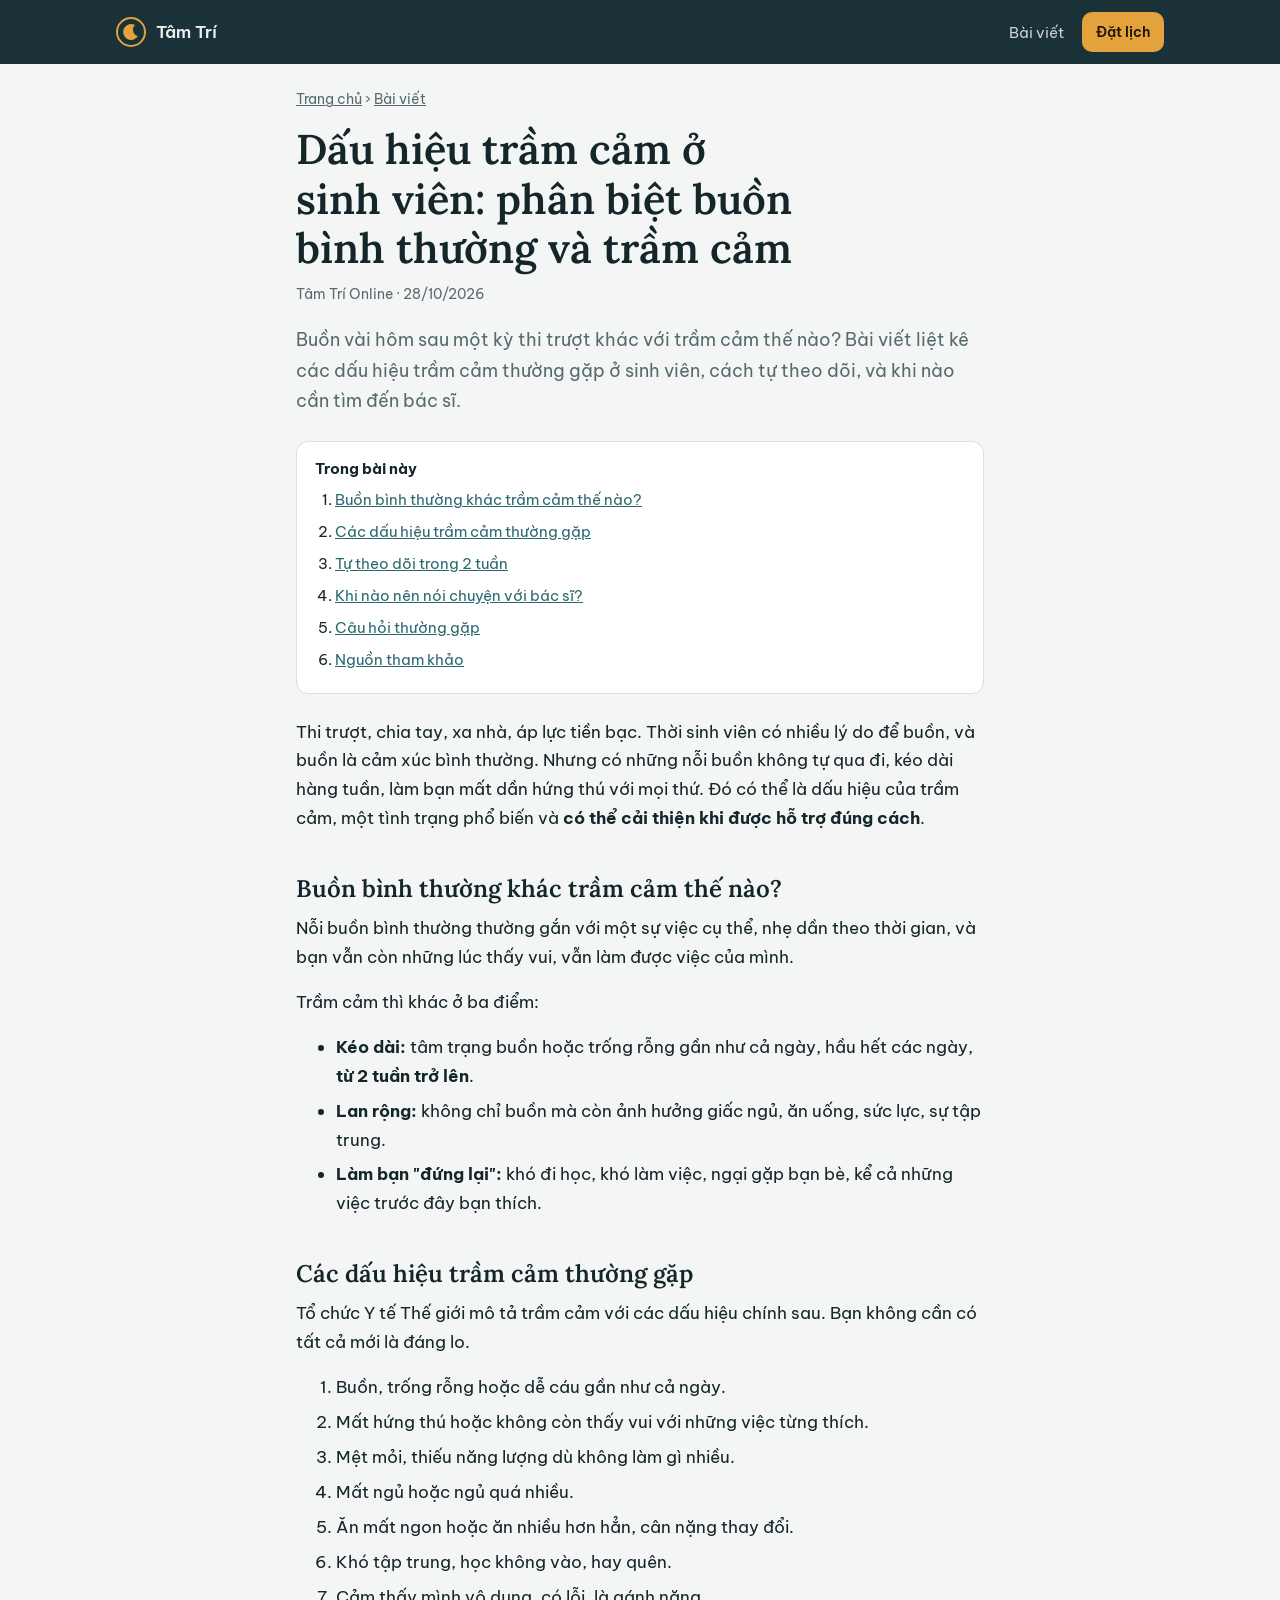
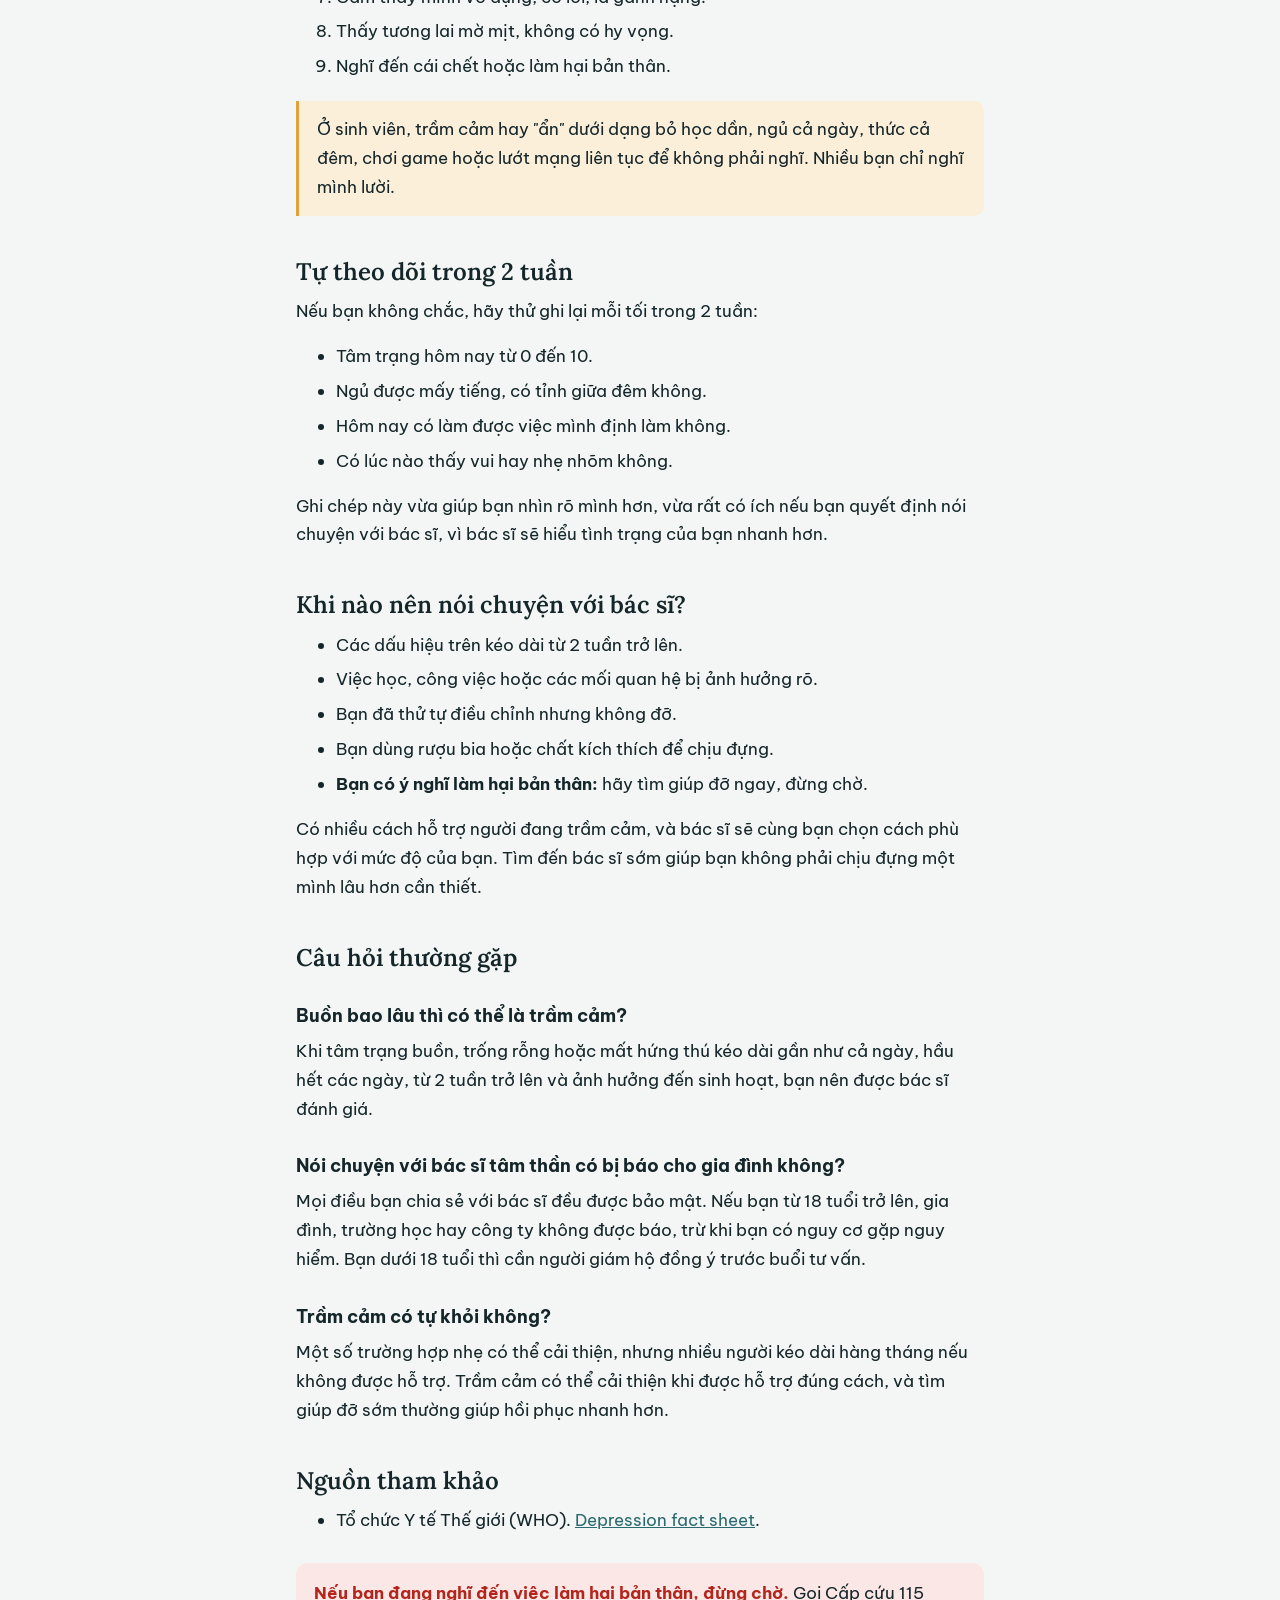
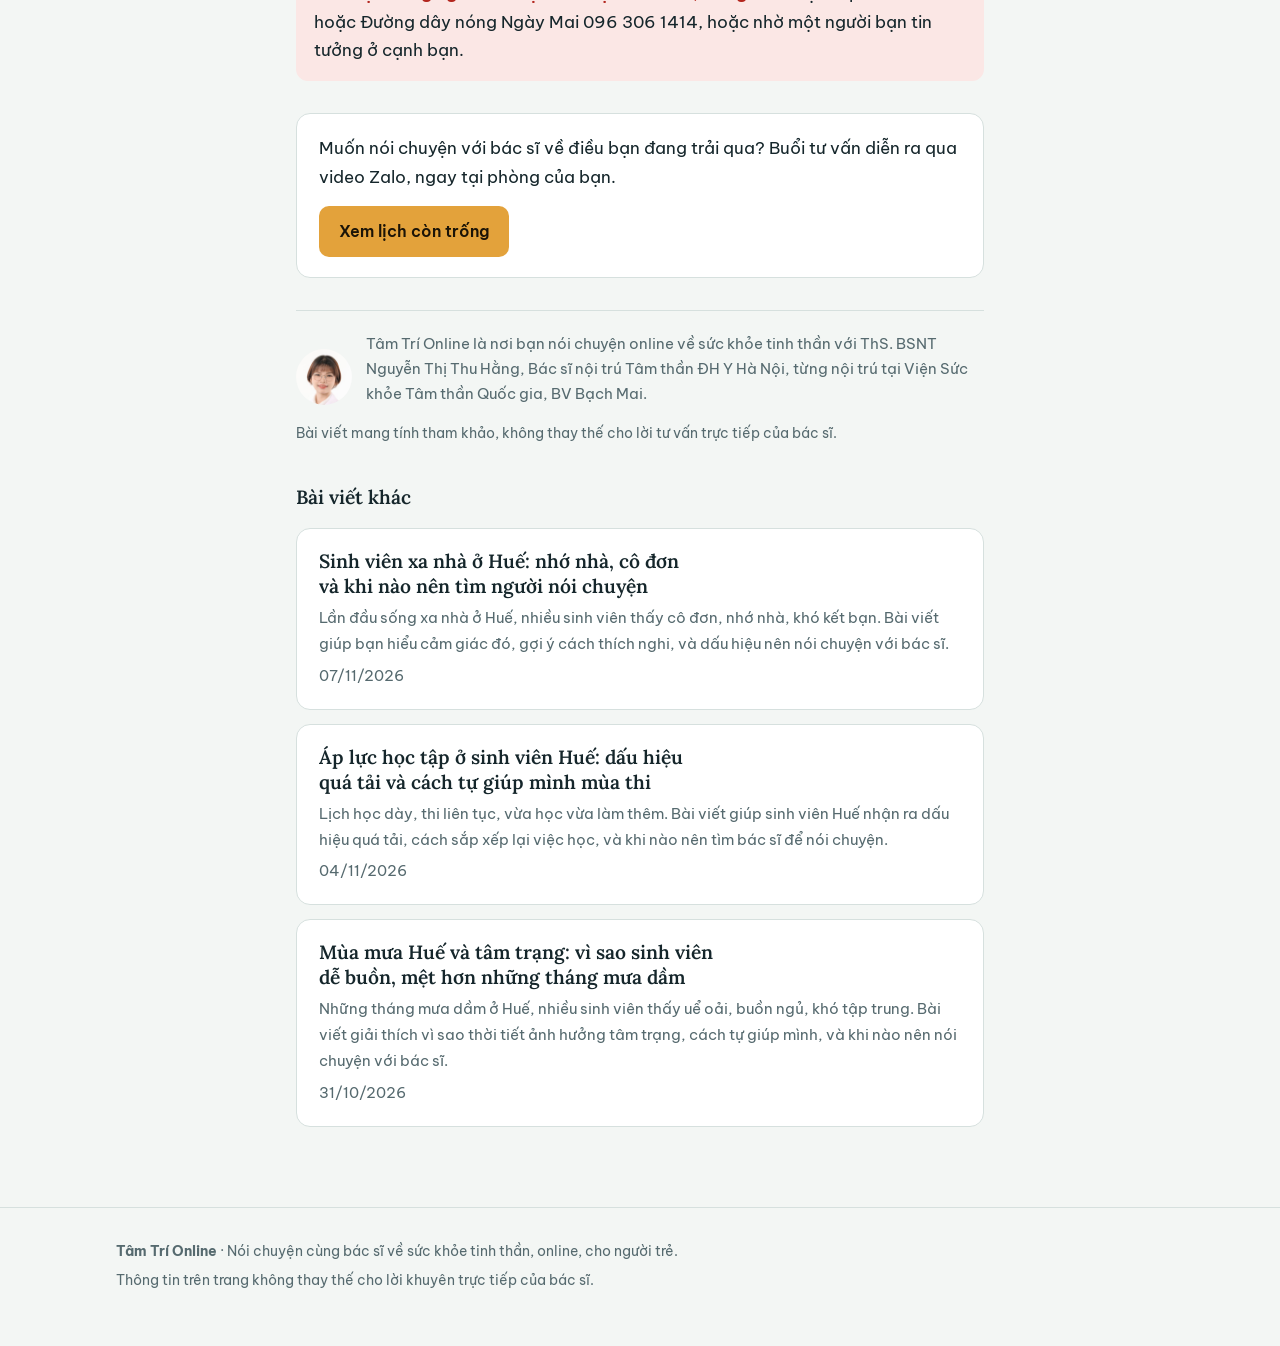
<file: bai-viet/dau-hieu-tram-cam-o-sinh-vien/index.html>
<!doctype html>
<html lang="vi">
<head>
<meta charset="utf-8">
<meta name="viewport" content="width=device-width, initial-scale=1, viewport-fit=cover">
<title>Dấu hiệu trầm cảm ở sinh viên: phân biệt buồn bình thường và trầm cảm | Tâm Trí Online</title>
<meta name="description" content="Buồn vài hôm sau một kỳ thi trượt khác với trầm cảm thế nào? Bài viết liệt kê các dấu hiệu trầm cảm thường gặp ở sinh viên, cách tự theo dõi, và khi nào cần tìm đến bác sĩ.">
<link rel="canonical" href="https://tamtri.vn/bai-viet/dau-hieu-tram-cam-o-sinh-vien/">
<meta property="og:type" content="article">
<meta property="og:title" content="Dấu hiệu trầm cảm ở sinh viên: phân biệt buồn bình thường và trầm cảm | Tâm Trí Online">
<meta property="og:description" content="Buồn vài hôm sau một kỳ thi trượt khác với trầm cảm thế nào? Bài viết liệt kê các dấu hiệu trầm cảm thường gặp ở sinh viên, cách tự theo dõi, và khi nào cần tìm đến bác sĩ.">
<meta property="og:image" content="https://tamtri.vn/bac-si-thu-hang.jpg">
<meta property="og:url" content="https://tamtri.vn/bai-viet/dau-hieu-tram-cam-o-sinh-vien/">
<meta property="og:locale" content="vi_VN">
<meta property="og:site_name" content="Tâm Trí Online">
<meta name="twitter:card" content="summary_large_image">
<link rel="icon" href="../../favicon.svg" type="image/svg+xml">
<link rel="stylesheet" href="https://fonts.googleapis.com/css2?family=Be+Vietnam+Pro:wght@400;500;600;700&family=Lora:ital,wght@0,500;0,600;1,500&display=swap">
<link rel="stylesheet" href="../../assets/blog.css">
<script type="application/ld+json">{"@context":"https://schema.org","@type":"Article","headline":"Dấu hiệu trầm cảm ở sinh viên: phân biệt buồn bình thường và trầm cảm","description":"Buồn vài hôm sau một kỳ thi trượt khác với trầm cảm thế nào? Bài viết liệt kê các dấu hiệu trầm cảm thường gặp ở sinh viên, cách tự theo dõi, và khi nào cần tìm đến bác sĩ.","image":"https://tamtri.vn/bac-si-thu-hang.jpg","datePublished":"2026-10-28","dateModified":"2026-10-28","inLanguage":"vi","mainEntityOfPage":"https://tamtri.vn/bai-viet/dau-hieu-tram-cam-o-sinh-vien/","author":{"@type":"Organization","name":"Tâm Trí Online","url":"https://tamtri.vn/"},"publisher":{"@type":"Organization","name":"Tâm Trí Online","url":"https://tamtri.vn/","logo":{"@type":"ImageObject","url":"https://tamtri.vn/favicon.svg"}},"keywords":"dấu hiệu trầm cảm, trầm cảm ở sinh viên, trầm cảm tuổi trẻ, buồn chán kéo dài, tư vấn trầm cảm online"}</script>
<script type="application/ld+json">{"@context":"https://schema.org","@type":"BreadcrumbList","itemListElement":[{"@type":"ListItem","position":1,"name":"Trang chủ","item":"https://tamtri.vn/"},{"@type":"ListItem","position":2,"name":"Bài viết","item":"https://tamtri.vn/bai-viet/"},{"@type":"ListItem","position":3,"name":"Dấu hiệu trầm cảm ở sinh viên: phân biệt buồn bình thường và trầm cảm","item":"https://tamtri.vn/bai-viet/dau-hieu-tram-cam-o-sinh-vien/"}]}</script>
<script type="application/ld+json">{"@context":"https://schema.org","@type":"FAQPage","mainEntity":[{"@type":"Question","name":"Buồn bao lâu thì có thể là trầm cảm?","acceptedAnswer":{"@type":"Answer","text":"Khi tâm trạng buồn, trống rỗng hoặc mất hứng thú kéo dài gần như cả ngày, hầu hết các ngày, từ 2 tuần trở lên và ảnh hưởng đến sinh hoạt, bạn nên được bác sĩ đánh giá."}},{"@type":"Question","name":"Nói chuyện với bác sĩ tâm thần có bị báo cho gia đình không?","acceptedAnswer":{"@type":"Answer","text":"Mọi điều bạn chia sẻ với bác sĩ đều được bảo mật. Nếu bạn từ 18 tuổi trở lên, gia đình, trường học hay công ty không được báo, trừ khi bạn có nguy cơ gặp nguy hiểm. Bạn dưới 18 tuổi thì cần người giám hộ đồng ý trước buổi tư vấn."}},{"@type":"Question","name":"Trầm cảm có tự khỏi không?","acceptedAnswer":{"@type":"Answer","text":"Một số trường hợp nhẹ có thể cải thiện, nhưng nhiều người kéo dài hàng tháng nếu không được hỗ trợ. Trầm cảm có thể cải thiện khi được hỗ trợ đúng cách, và tìm giúp đỡ sớm thường giúp hồi phục nhanh hơn."}}]}</script>
</head>
<body>
<nav class="nav" aria-label="Điều hướng">
  <div class="wrap">
    <a class="brand" href="../../">
      <svg width="30" height="30" viewBox="0 0 30 30" aria-hidden="true"><circle cx="15" cy="15" r="14" fill="none" stroke="var(--lamp)" stroke-width="2"/><path d="M19 8a8 8 0 1 0 3 11 6.5 6.5 0 0 1-3-11z" fill="var(--lamp)"/></svg>
      Tâm Trí
    </a>
    <div class="nav-links">
      <a href="../../bai-viet/">Bài viết</a>
      <a class="btn small" href="../../dat-lich/">Đặt lịch</a>
    </div>
  </div>
</nav>
<main class="wrap narrow">
  <div class="crumbs"><a href="../../">Trang chủ</a> › <a href="../">Bài viết</a></div>
  <article>
    <h1>Dấu hiệu trầm cảm ở sinh viên: phân biệt buồn bình thường và trầm cảm</h1>
    <p class="meta">Tâm Trí Online · <time datetime="2026-10-28">28/10/2026</time></p>
    <p class="sapo">Buồn vài hôm sau một kỳ thi trượt khác với trầm cảm thế nào? Bài viết liệt kê các dấu hiệu trầm cảm thường gặp ở sinh viên, cách tự theo dõi, và khi nào cần tìm đến bác sĩ.</p>
    <nav class="toc" aria-label="Mục lục"><b>Trong bài này</b><ol><li><a href="#buon-binh-thuong-khac-tram-cam-the-nao">Buồn bình thường khác trầm cảm thế nào?</a></li><li><a href="#cac-dau-hieu-tram-cam-thuong-gap">Các dấu hiệu trầm cảm thường gặp</a></li><li><a href="#tu-theo-doi-trong-2-tuan">Tự theo dõi trong 2 tuần</a></li><li><a href="#khi-nao-nen-noi-chuyen-voi-bac-si">Khi nào nên nói chuyện với bác sĩ?</a></li><li><a href="#cau-hoi-thuong-gap">Câu hỏi thường gặp</a></li><li><a href="#nguon-tham-khao">Nguồn tham khảo</a></li></ol></nav>
<p>Thi trượt, chia tay, xa nhà, áp lực tiền bạc. Thời sinh viên có nhiều lý do để buồn, và buồn là cảm xúc bình thường. Nhưng có những nỗi buồn không tự qua đi, kéo dài hàng tuần, làm bạn mất dần hứng thú với mọi thứ. Đó có thể là dấu hiệu của trầm cảm, một tình trạng phổ biến và <strong>có thể cải thiện khi được hỗ trợ đúng cách</strong>.</p>
<h2 id="buon-binh-thuong-khac-tram-cam-the-nao">Buồn bình thường khác trầm cảm thế nào?</h2>
<p>Nỗi buồn bình thường thường gắn với một sự việc cụ thể, nhẹ dần theo thời gian, và bạn vẫn còn những lúc thấy vui, vẫn làm được việc của mình.</p>
<p>Trầm cảm thì khác ở ba điểm:</p>
<ul><li><strong>Kéo dài:</strong> tâm trạng buồn hoặc trống rỗng gần như cả ngày, hầu hết các ngày, <strong>từ 2 tuần trở lên</strong>.</li><li><strong>Lan rộng:</strong> không chỉ buồn mà còn ảnh hưởng giấc ngủ, ăn uống, sức lực, sự tập trung.</li><li><strong>Làm bạn &quot;đứng lại&quot;:</strong> khó đi học, khó làm việc, ngại gặp bạn bè, kể cả những việc trước đây bạn thích.</li></ul>
<h2 id="cac-dau-hieu-tram-cam-thuong-gap">Các dấu hiệu trầm cảm thường gặp</h2>
<p>Tổ chức Y tế Thế giới mô tả trầm cảm với các dấu hiệu chính sau. Bạn không cần có tất cả mới là đáng lo.</p>
<ol><li>Buồn, trống rỗng hoặc dễ cáu gần như cả ngày.</li><li>Mất hứng thú hoặc không còn thấy vui với những việc từng thích.</li><li>Mệt mỏi, thiếu năng lượng dù không làm gì nhiều.</li><li>Mất ngủ hoặc ngủ quá nhiều.</li><li>Ăn mất ngon hoặc ăn nhiều hơn hẳn, cân nặng thay đổi.</li><li>Khó tập trung, học không vào, hay quên.</li><li>Cảm thấy mình vô dụng, có lỗi, là gánh nặng.</li><li>Thấy tương lai mờ mịt, không có hy vọng.</li><li>Nghĩ đến cái chết hoặc làm hại bản thân.</li></ol>
<blockquote><p>Ở sinh viên, trầm cảm hay &quot;ẩn&quot; dưới dạng bỏ học dần, ngủ cả ngày, thức cả đêm, chơi game hoặc lướt mạng liên tục để không phải nghĩ. Nhiều bạn chỉ nghĩ mình lười.</p></blockquote>
<h2 id="tu-theo-doi-trong-2-tuan">Tự theo dõi trong 2 tuần</h2>
<p>Nếu bạn không chắc, hãy thử ghi lại mỗi tối trong 2 tuần:</p>
<ul><li>Tâm trạng hôm nay từ 0 đến 10.</li><li>Ngủ được mấy tiếng, có tỉnh giữa đêm không.</li><li>Hôm nay có làm được việc mình định làm không.</li><li>Có lúc nào thấy vui hay nhẹ nhõm không.</li></ul>
<p>Ghi chép này vừa giúp bạn nhìn rõ mình hơn, vừa rất có ích nếu bạn quyết định nói chuyện với bác sĩ, vì bác sĩ sẽ hiểu tình trạng của bạn nhanh hơn.</p>
<h2 id="khi-nao-nen-noi-chuyen-voi-bac-si">Khi nào nên nói chuyện với bác sĩ?</h2>
<ul><li>Các dấu hiệu trên kéo dài từ 2 tuần trở lên.</li><li>Việc học, công việc hoặc các mối quan hệ bị ảnh hưởng rõ.</li><li>Bạn đã thử tự điều chỉnh nhưng không đỡ.</li><li>Bạn dùng rượu bia hoặc chất kích thích để chịu đựng.</li><li><strong>Bạn có ý nghĩ làm hại bản thân:</strong> hãy tìm giúp đỡ ngay, đừng chờ.</li></ul>
<p>Có nhiều cách hỗ trợ người đang trầm cảm, và bác sĩ sẽ cùng bạn chọn cách phù hợp với mức độ của bạn. Tìm đến bác sĩ sớm giúp bạn không phải chịu đựng một mình lâu hơn cần thiết.</p>
<h2 id="cau-hoi-thuong-gap">Câu hỏi thường gặp</h2>
<h3 id="buon-bao-lau-thi-co-the-la-tram-cam">Buồn bao lâu thì có thể là trầm cảm?</h3>
<p>Khi tâm trạng buồn, trống rỗng hoặc mất hứng thú kéo dài gần như cả ngày, hầu hết các ngày, từ 2 tuần trở lên và ảnh hưởng đến sinh hoạt, bạn nên được bác sĩ đánh giá.</p>
<h3 id="noi-chuyen-voi-bac-si-tam-than-co-bi-bao-cho-gia-dinh-khong">Nói chuyện với bác sĩ tâm thần có bị báo cho gia đình không?</h3>
<p>Mọi điều bạn chia sẻ với bác sĩ đều được bảo mật. Nếu bạn từ 18 tuổi trở lên, gia đình, trường học hay công ty không được báo, trừ khi bạn có nguy cơ gặp nguy hiểm. Bạn dưới 18 tuổi thì cần người giám hộ đồng ý trước buổi tư vấn.</p>
<h3 id="tram-cam-co-tu-khoi-khong">Trầm cảm có tự khỏi không?</h3>
<p>Một số trường hợp nhẹ có thể cải thiện, nhưng nhiều người kéo dài hàng tháng nếu không được hỗ trợ. Trầm cảm có thể cải thiện khi được hỗ trợ đúng cách, và tìm giúp đỡ sớm thường giúp hồi phục nhanh hơn.</p>
<h2 id="nguon-tham-khao">Nguồn tham khảo</h2>
<ul><li>Tổ chức Y tế Thế giới (WHO). <a href="https://www.who.int/news-room/fact-sheets/detail/depression" target="_blank" rel="noopener">Depression fact sheet</a>.</li></ul>
    <div class="sos" role="note"><b>Nếu bạn đang nghĩ đến việc làm hại bản thân, đừng chờ.</b> Gọi Cấp cứu 115 hoặc Đường dây nóng Ngày Mai 096 306 1414, hoặc nhờ một người bạn tin tưởng ở cạnh bạn.</div>
    <div class="nudge"><p>Muốn nói chuyện với bác sĩ về điều bạn đang trải qua? Buổi tư vấn diễn ra qua video Zalo, ngay tại phòng của bạn.</p><a class="btn" href="../../dat-lich/">Xem lịch còn trống</a></div>
    <div class="author"><img src="../../bac-si-thu-hang-vuong.jpg" alt="" width="56" height="56"><p>Tâm Trí Online là nơi bạn nói chuyện online về sức khỏe tinh thần với ThS. BSNT Nguyễn Thị Thu Hằng, Bác sĩ nội trú Tâm thần ĐH Y Hà Nội, từng nội trú tại Viện Sức khỏe Tâm thần Quốc gia, BV Bạch Mai.</p></div>
    <p class="disclaimer">Bài viết mang tính tham khảo, không thay thế cho lời tư vấn trực tiếp của bác sĩ.</p>
    <section class="related"><h2>Bài viết khác</h2><div class="list"><a class="card" href="https://tamtri.vn/bai-viet/sinh-vien-xa-nha-o-hue/"><h2>Sinh viên xa nhà ở Huế: nhớ nhà, cô đơn và khi nào nên tìm người nói chuyện</h2><p>Lần đầu sống xa nhà ở Huế, nhiều sinh viên thấy cô đơn, nhớ nhà, khó kết bạn. Bài viết giúp bạn hiểu cảm giác đó, gợi ý cách thích nghi, và dấu hiệu nên nói chuyện với bác sĩ.</p><p class="meta">07/11/2026</p></a><a class="card" href="https://tamtri.vn/bai-viet/ap-luc-hoc-tap-sinh-vien-hue/"><h2>Áp lực học tập ở sinh viên Huế: dấu hiệu quá tải và cách tự giúp mình mùa thi</h2><p>Lịch học dày, thi liên tục, vừa học vừa làm thêm. Bài viết giúp sinh viên Huế nhận ra dấu hiệu quá tải, cách sắp xếp lại việc học, và khi nào nên tìm bác sĩ để nói chuyện.</p><p class="meta">04/11/2026</p></a><a class="card" href="https://tamtri.vn/bai-viet/mua-mua-hue-va-tam-trang/"><h2>Mùa mưa Huế và tâm trạng: vì sao sinh viên dễ buồn, mệt hơn những tháng mưa dầm</h2><p>Những tháng mưa dầm ở Huế, nhiều sinh viên thấy uể oải, buồn ngủ, khó tập trung. Bài viết giải thích vì sao thời tiết ảnh hưởng tâm trạng, cách tự giúp mình, và khi nào nên nói chuyện với bác sĩ.</p><p class="meta">31/10/2026</p></a></div></section>
  </article>
</main>
<footer>
  <div class="wrap">
    <p><b>Tâm Trí Online</b> · Nói chuyện cùng bác sĩ về sức khỏe tinh thần, online, cho người trẻ.</p>
    <p>Thông tin trên trang không thay thế cho lời khuyên trực tiếp của bác sĩ.</p>
  </div>
</footer>
</body>
</html>
</file>
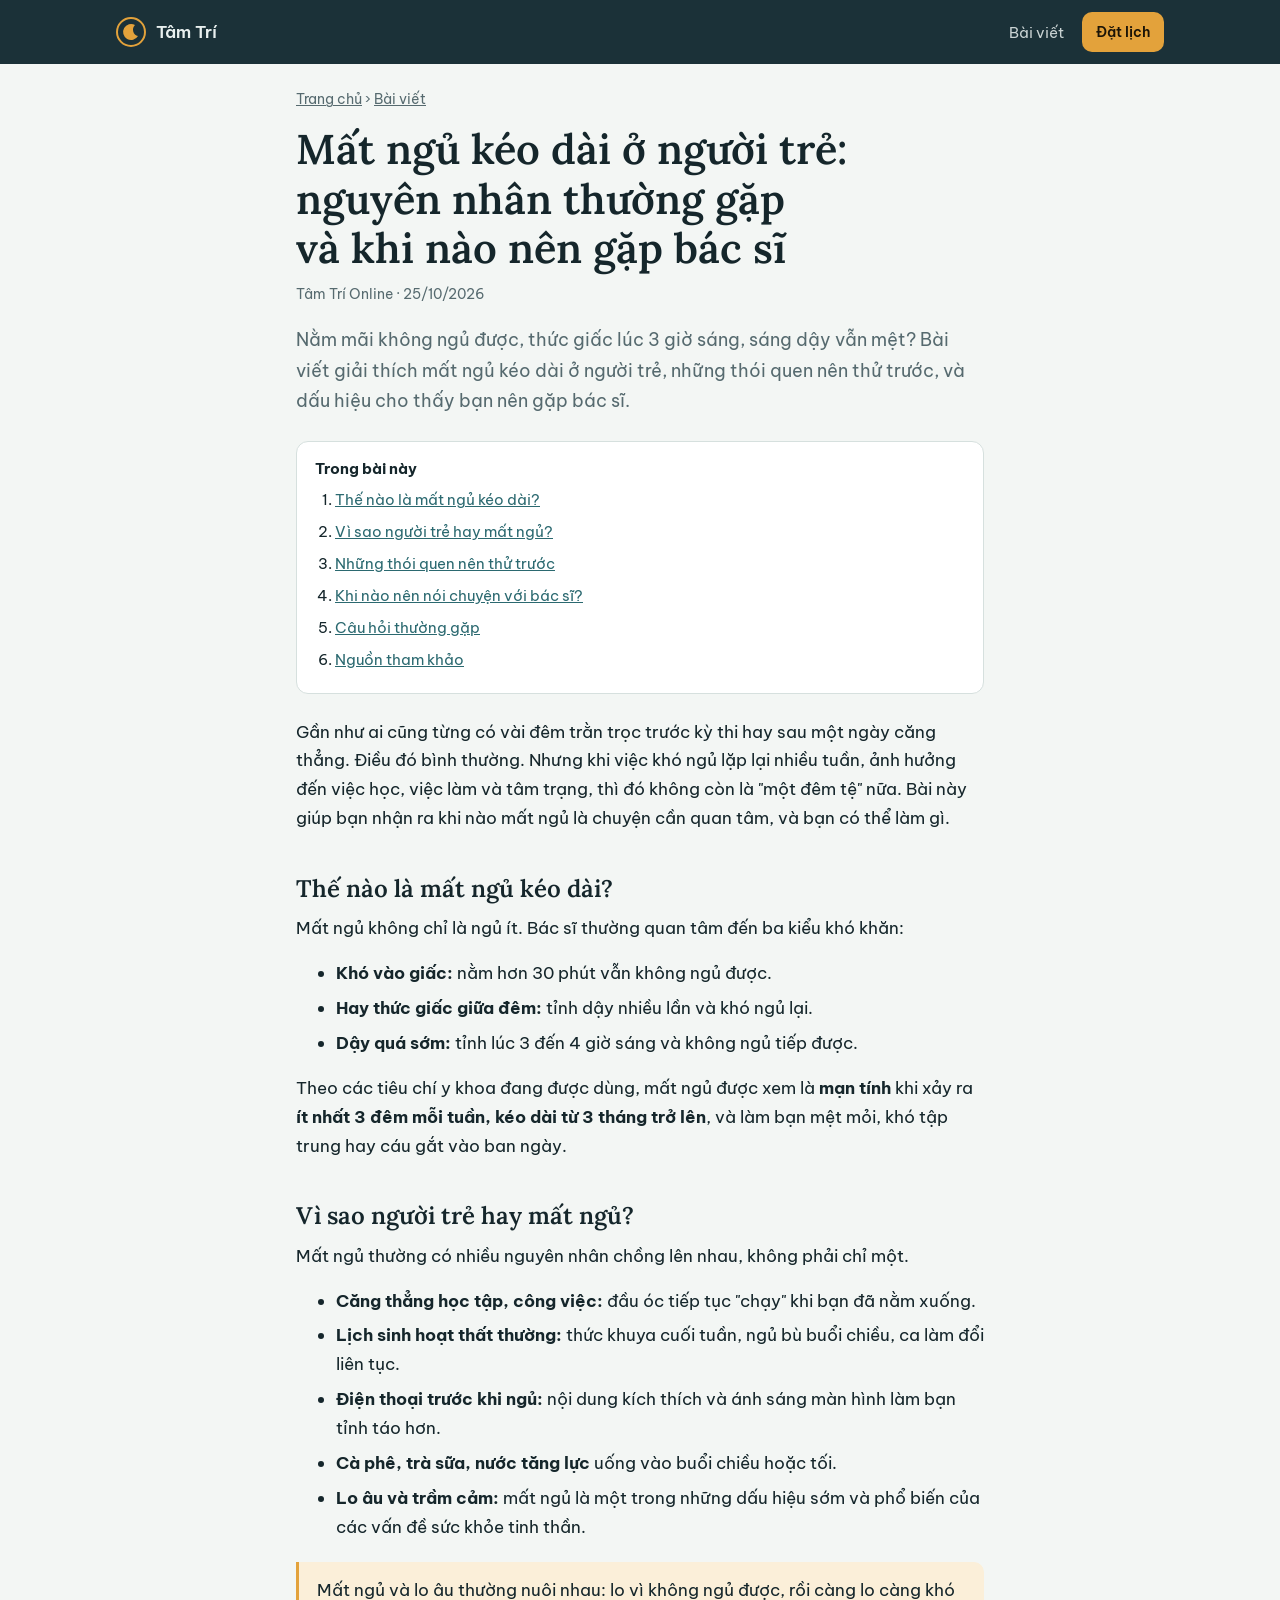
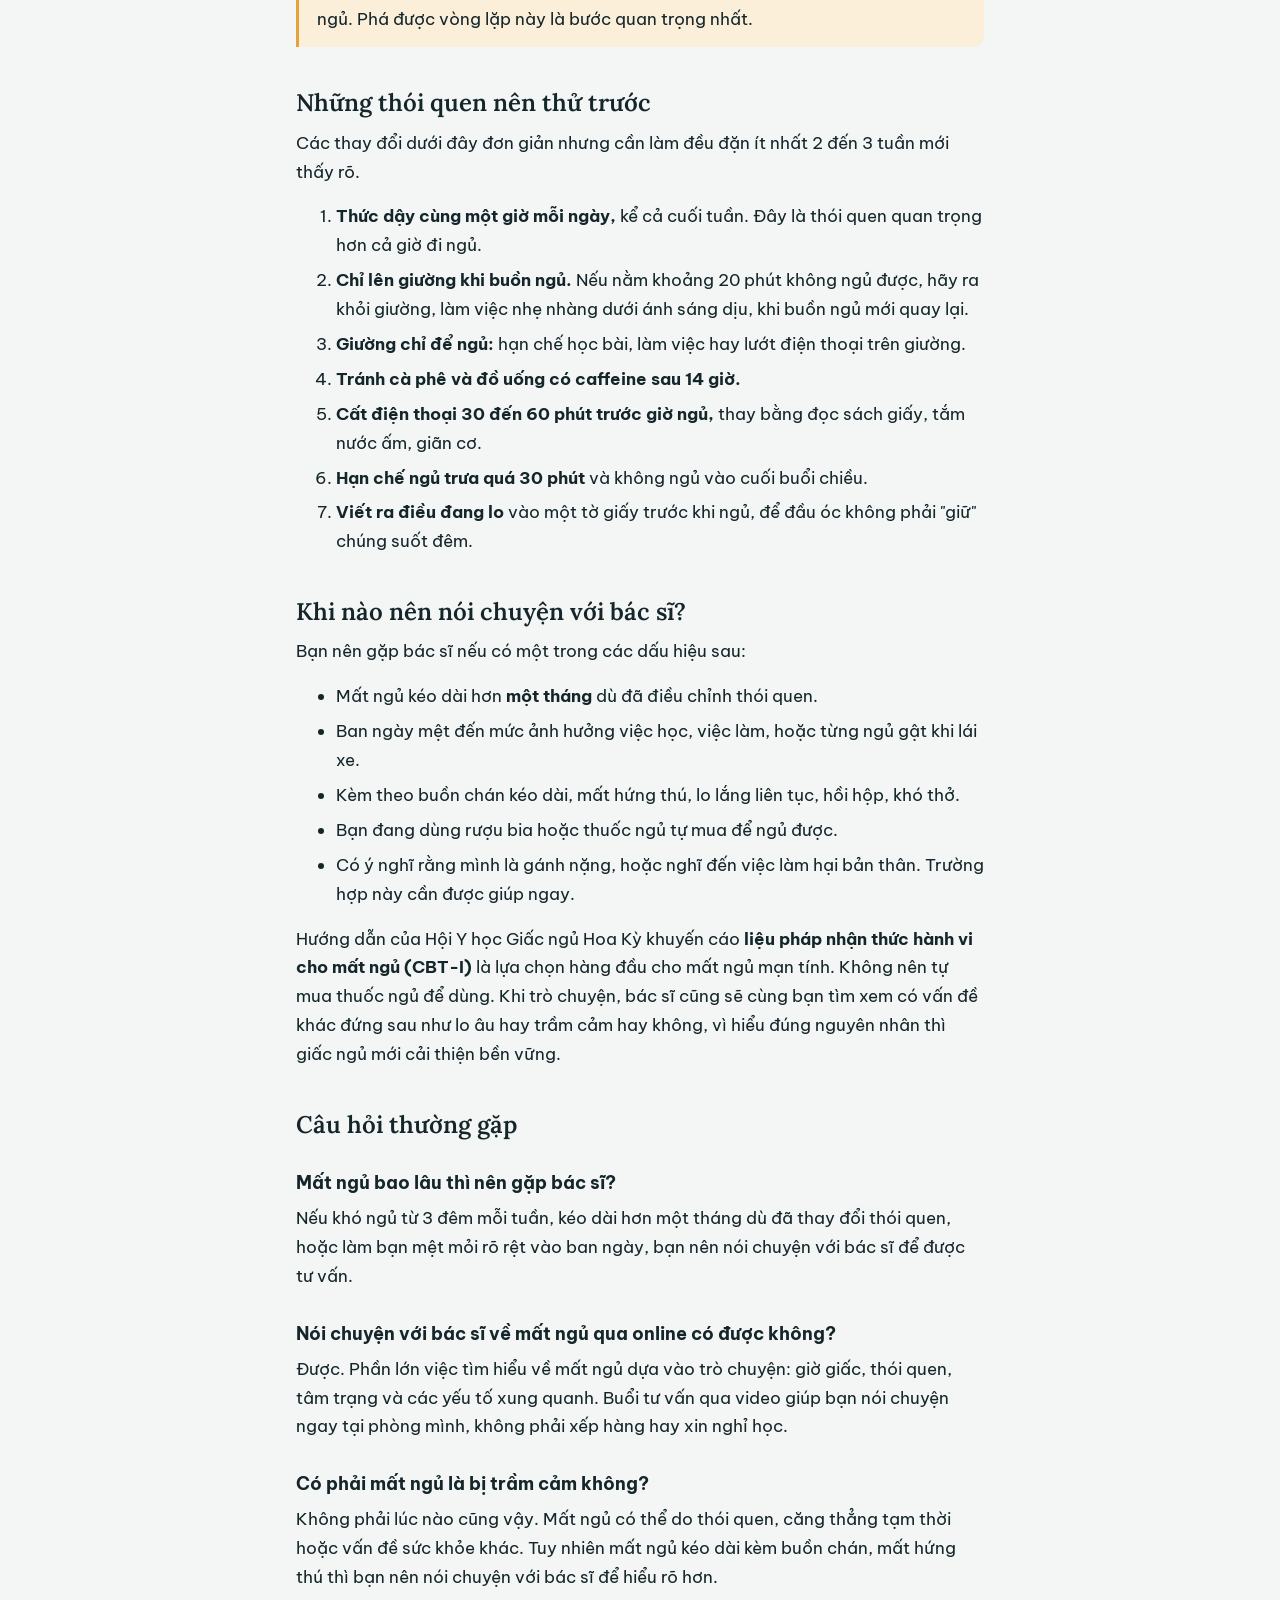
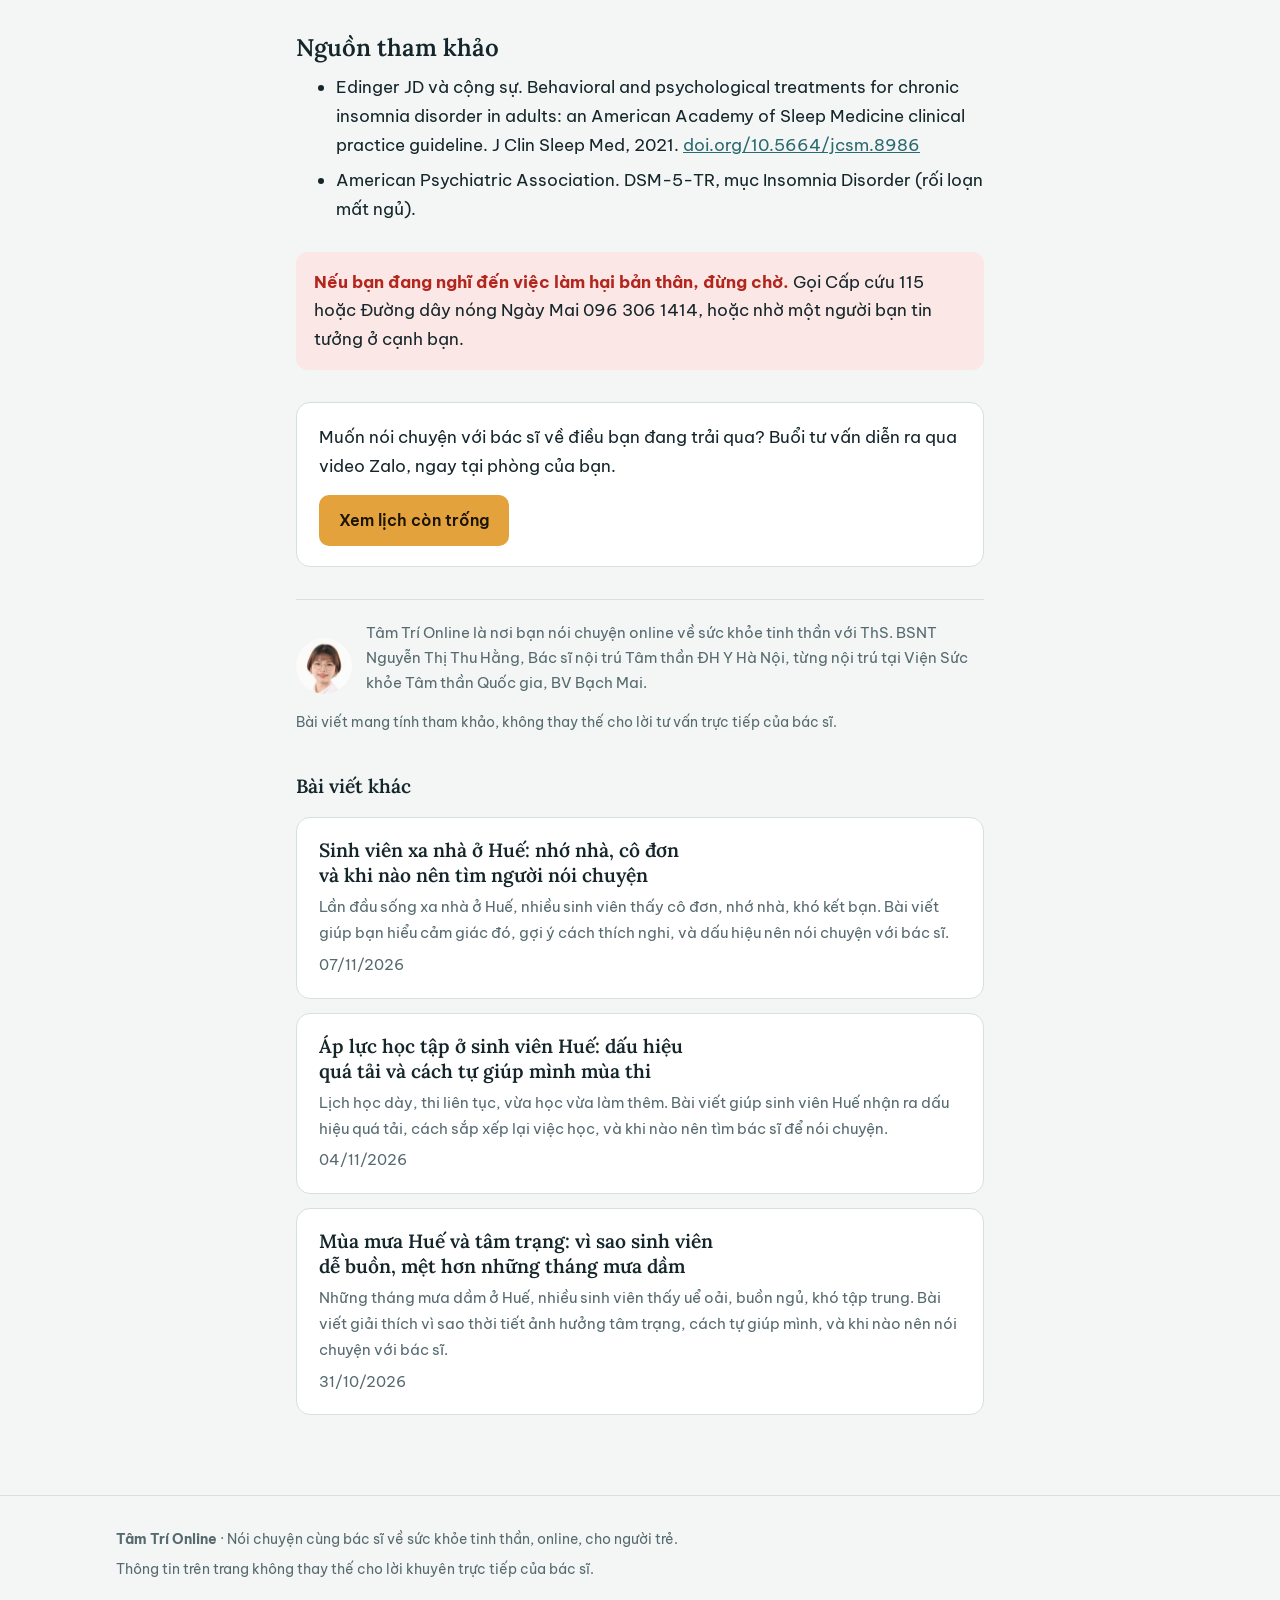
<file: bai-viet/mat-ngu-keo-dai/index.html>
<!doctype html>
<html lang="vi">
<head>
<meta charset="utf-8">
<meta name="viewport" content="width=device-width, initial-scale=1, viewport-fit=cover">
<title>Mất ngủ kéo dài ở người trẻ: nguyên nhân thường gặp và khi nào nên gặp bác sĩ | Tâm Trí Online</title>
<meta name="description" content="Nằm mãi không ngủ được, thức giấc lúc 3 giờ sáng, sáng dậy vẫn mệt? Bài viết giải thích mất ngủ kéo dài ở người trẻ, những thói quen nên thử trước, và dấu hiệu cho thấy bạn nên gặp bác sĩ.">
<link rel="canonical" href="https://tamtri.vn/bai-viet/mat-ngu-keo-dai/">
<meta property="og:type" content="article">
<meta property="og:title" content="Mất ngủ kéo dài ở người trẻ: nguyên nhân thường gặp và khi nào nên gặp bác sĩ | Tâm Trí Online">
<meta property="og:description" content="Nằm mãi không ngủ được, thức giấc lúc 3 giờ sáng, sáng dậy vẫn mệt? Bài viết giải thích mất ngủ kéo dài ở người trẻ, những thói quen nên thử trước, và dấu hiệu cho thấy bạn nên gặp bác sĩ.">
<meta property="og:image" content="https://tamtri.vn/bac-si-thu-hang.jpg">
<meta property="og:url" content="https://tamtri.vn/bai-viet/mat-ngu-keo-dai/">
<meta property="og:locale" content="vi_VN">
<meta property="og:site_name" content="Tâm Trí Online">
<meta name="twitter:card" content="summary_large_image">
<link rel="icon" href="../../favicon.svg" type="image/svg+xml">
<link rel="stylesheet" href="https://fonts.googleapis.com/css2?family=Be+Vietnam+Pro:wght@400;500;600;700&family=Lora:ital,wght@0,500;0,600;1,500&display=swap">
<link rel="stylesheet" href="../../assets/blog.css">
<script type="application/ld+json">{"@context":"https://schema.org","@type":"Article","headline":"Mất ngủ kéo dài ở người trẻ: nguyên nhân thường gặp và khi nào nên gặp bác sĩ","description":"Nằm mãi không ngủ được, thức giấc lúc 3 giờ sáng, sáng dậy vẫn mệt? Bài viết giải thích mất ngủ kéo dài ở người trẻ, những thói quen nên thử trước, và dấu hiệu cho thấy bạn nên gặp bác sĩ.","image":"https://tamtri.vn/bac-si-thu-hang.jpg","datePublished":"2026-10-25","dateModified":"2026-10-25","inLanguage":"vi","mainEntityOfPage":"https://tamtri.vn/bai-viet/mat-ngu-keo-dai/","author":{"@type":"Organization","name":"Tâm Trí Online","url":"https://tamtri.vn/"},"publisher":{"@type":"Organization","name":"Tâm Trí Online","url":"https://tamtri.vn/","logo":{"@type":"ImageObject","url":"https://tamtri.vn/favicon.svg"}},"keywords":"mất ngủ, mất ngủ kéo dài, khó ngủ, mất ngủ ở người trẻ, tư vấn mất ngủ online"}</script>
<script type="application/ld+json">{"@context":"https://schema.org","@type":"BreadcrumbList","itemListElement":[{"@type":"ListItem","position":1,"name":"Trang chủ","item":"https://tamtri.vn/"},{"@type":"ListItem","position":2,"name":"Bài viết","item":"https://tamtri.vn/bai-viet/"},{"@type":"ListItem","position":3,"name":"Mất ngủ kéo dài ở người trẻ: nguyên nhân thường gặp và khi nào nên gặp bác sĩ","item":"https://tamtri.vn/bai-viet/mat-ngu-keo-dai/"}]}</script>
<script type="application/ld+json">{"@context":"https://schema.org","@type":"FAQPage","mainEntity":[{"@type":"Question","name":"Mất ngủ bao lâu thì nên gặp bác sĩ?","acceptedAnswer":{"@type":"Answer","text":"Nếu khó ngủ từ 3 đêm mỗi tuần, kéo dài hơn một tháng dù đã thay đổi thói quen, hoặc làm bạn mệt mỏi rõ rệt vào ban ngày, bạn nên nói chuyện với bác sĩ để được tư vấn."}},{"@type":"Question","name":"Nói chuyện với bác sĩ về mất ngủ qua online có được không?","acceptedAnswer":{"@type":"Answer","text":"Được. Phần lớn việc tìm hiểu về mất ngủ dựa vào trò chuyện: giờ giấc, thói quen, tâm trạng và các yếu tố xung quanh. Buổi tư vấn qua video giúp bạn nói chuyện ngay tại phòng mình, không phải xếp hàng hay xin nghỉ học."}},{"@type":"Question","name":"Có phải mất ngủ là bị trầm cảm không?","acceptedAnswer":{"@type":"Answer","text":"Không phải lúc nào cũng vậy. Mất ngủ có thể do thói quen, căng thẳng tạm thời hoặc vấn đề sức khỏe khác. Tuy nhiên mất ngủ kéo dài kèm buồn chán, mất hứng thú thì bạn nên nói chuyện với bác sĩ để hiểu rõ hơn."}}]}</script>
</head>
<body>
<nav class="nav" aria-label="Điều hướng">
  <div class="wrap">
    <a class="brand" href="../../">
      <svg width="30" height="30" viewBox="0 0 30 30" aria-hidden="true"><circle cx="15" cy="15" r="14" fill="none" stroke="var(--lamp)" stroke-width="2"/><path d="M19 8a8 8 0 1 0 3 11 6.5 6.5 0 0 1-3-11z" fill="var(--lamp)"/></svg>
      Tâm Trí
    </a>
    <div class="nav-links">
      <a href="../../bai-viet/">Bài viết</a>
      <a class="btn small" href="../../dat-lich/">Đặt lịch</a>
    </div>
  </div>
</nav>
<main class="wrap narrow">
  <div class="crumbs"><a href="../../">Trang chủ</a> › <a href="../">Bài viết</a></div>
  <article>
    <h1>Mất ngủ kéo dài ở người trẻ: nguyên nhân thường gặp và khi nào nên gặp bác sĩ</h1>
    <p class="meta">Tâm Trí Online · <time datetime="2026-10-25">25/10/2026</time></p>
    <p class="sapo">Nằm mãi không ngủ được, thức giấc lúc 3 giờ sáng, sáng dậy vẫn mệt? Bài viết giải thích mất ngủ kéo dài ở người trẻ, những thói quen nên thử trước, và dấu hiệu cho thấy bạn nên gặp bác sĩ.</p>
    <nav class="toc" aria-label="Mục lục"><b>Trong bài này</b><ol><li><a href="#the-nao-la-mat-ngu-keo-dai">Thế nào là mất ngủ kéo dài?</a></li><li><a href="#vi-sao-nguoi-tre-hay-mat-ngu">Vì sao người trẻ hay mất ngủ?</a></li><li><a href="#nhung-thoi-quen-nen-thu-truoc">Những thói quen nên thử trước</a></li><li><a href="#khi-nao-nen-noi-chuyen-voi-bac-si">Khi nào nên nói chuyện với bác sĩ?</a></li><li><a href="#cau-hoi-thuong-gap">Câu hỏi thường gặp</a></li><li><a href="#nguon-tham-khao">Nguồn tham khảo</a></li></ol></nav>
<p>Gần như ai cũng từng có vài đêm trằn trọc trước kỳ thi hay sau một ngày căng thẳng. Điều đó bình thường. Nhưng khi việc khó ngủ lặp lại nhiều tuần, ảnh hưởng đến việc học, việc làm và tâm trạng, thì đó không còn là &quot;một đêm tệ&quot; nữa. Bài này giúp bạn nhận ra khi nào mất ngủ là chuyện cần quan tâm, và bạn có thể làm gì.</p>
<h2 id="the-nao-la-mat-ngu-keo-dai">Thế nào là mất ngủ kéo dài?</h2>
<p>Mất ngủ không chỉ là ngủ ít. Bác sĩ thường quan tâm đến ba kiểu khó khăn:</p>
<ul><li><strong>Khó vào giấc:</strong> nằm hơn 30 phút vẫn không ngủ được.</li><li><strong>Hay thức giấc giữa đêm:</strong> tỉnh dậy nhiều lần và khó ngủ lại.</li><li><strong>Dậy quá sớm:</strong> tỉnh lúc 3 đến 4 giờ sáng và không ngủ tiếp được.</li></ul>
<p>Theo các tiêu chí y khoa đang được dùng, mất ngủ được xem là <strong>mạn tính</strong> khi xảy ra <strong>ít nhất 3 đêm mỗi tuần, kéo dài từ 3 tháng trở lên</strong>, và làm bạn mệt mỏi, khó tập trung hay cáu gắt vào ban ngày.</p>
<h2 id="vi-sao-nguoi-tre-hay-mat-ngu">Vì sao người trẻ hay mất ngủ?</h2>
<p>Mất ngủ thường có nhiều nguyên nhân chồng lên nhau, không phải chỉ một.</p>
<ul><li><strong>Căng thẳng học tập, công việc:</strong> đầu óc tiếp tục &quot;chạy&quot; khi bạn đã nằm xuống.</li><li><strong>Lịch sinh hoạt thất thường:</strong> thức khuya cuối tuần, ngủ bù buổi chiều, ca làm đổi liên tục.</li><li><strong>Điện thoại trước khi ngủ:</strong> nội dung kích thích và ánh sáng màn hình làm bạn tỉnh táo hơn.</li><li><strong>Cà phê, trà sữa, nước tăng lực</strong> uống vào buổi chiều hoặc tối.</li><li><strong>Lo âu và trầm cảm:</strong> mất ngủ là một trong những dấu hiệu sớm và phổ biến của các vấn đề sức khỏe tinh thần.</li></ul>
<blockquote><p>Mất ngủ và lo âu thường nuôi nhau: lo vì không ngủ được, rồi càng lo càng khó ngủ. Phá được vòng lặp này là bước quan trọng nhất.</p></blockquote>
<h2 id="nhung-thoi-quen-nen-thu-truoc">Những thói quen nên thử trước</h2>
<p>Các thay đổi dưới đây đơn giản nhưng cần làm đều đặn ít nhất 2 đến 3 tuần mới thấy rõ.</p>
<ol><li><strong>Thức dậy cùng một giờ mỗi ngày,</strong> kể cả cuối tuần. Đây là thói quen quan trọng hơn cả giờ đi ngủ.</li><li><strong>Chỉ lên giường khi buồn ngủ.</strong> Nếu nằm khoảng 20 phút không ngủ được, hãy ra khỏi giường, làm việc nhẹ nhàng dưới ánh sáng dịu, khi buồn ngủ mới quay lại.</li><li><strong>Giường chỉ để ngủ:</strong> hạn chế học bài, làm việc hay lướt điện thoại trên giường.</li><li><strong>Tránh cà phê và đồ uống có caffeine sau 14 giờ.</strong></li><li><strong>Cất điện thoại 30 đến 60 phút trước giờ ngủ,</strong> thay bằng đọc sách giấy, tắm nước ấm, giãn cơ.</li><li><strong>Hạn chế ngủ trưa quá 30 phút</strong> và không ngủ vào cuối buổi chiều.</li><li><strong>Viết ra điều đang lo</strong> vào một tờ giấy trước khi ngủ, để đầu óc không phải &quot;giữ&quot; chúng suốt đêm.</li></ol>
<h2 id="khi-nao-nen-noi-chuyen-voi-bac-si">Khi nào nên nói chuyện với bác sĩ?</h2>
<p>Bạn nên gặp bác sĩ nếu có một trong các dấu hiệu sau:</p>
<ul><li>Mất ngủ kéo dài hơn <strong>một tháng</strong> dù đã điều chỉnh thói quen.</li><li>Ban ngày mệt đến mức ảnh hưởng việc học, việc làm, hoặc từng ngủ gật khi lái xe.</li><li>Kèm theo buồn chán kéo dài, mất hứng thú, lo lắng liên tục, hồi hộp, khó thở.</li><li>Bạn đang dùng rượu bia hoặc thuốc ngủ tự mua để ngủ được.</li><li>Có ý nghĩ rằng mình là gánh nặng, hoặc nghĩ đến việc làm hại bản thân. Trường hợp này cần được giúp ngay.</li></ul>
<p>Hướng dẫn của Hội Y học Giấc ngủ Hoa Kỳ khuyến cáo <strong>liệu pháp nhận thức hành vi cho mất ngủ (CBT-I)</strong> là lựa chọn hàng đầu cho mất ngủ mạn tính. Không nên tự mua thuốc ngủ để dùng. Khi trò chuyện, bác sĩ cũng sẽ cùng bạn tìm xem có vấn đề khác đứng sau như lo âu hay trầm cảm hay không, vì hiểu đúng nguyên nhân thì giấc ngủ mới cải thiện bền vững.</p>
<h2 id="cau-hoi-thuong-gap">Câu hỏi thường gặp</h2>
<h3 id="mat-ngu-bao-lau-thi-nen-gap-bac-si">Mất ngủ bao lâu thì nên gặp bác sĩ?</h3>
<p>Nếu khó ngủ từ 3 đêm mỗi tuần, kéo dài hơn một tháng dù đã thay đổi thói quen, hoặc làm bạn mệt mỏi rõ rệt vào ban ngày, bạn nên nói chuyện với bác sĩ để được tư vấn.</p>
<h3 id="noi-chuyen-voi-bac-si-ve-mat-ngu-qua-online-co-duoc-khong">Nói chuyện với bác sĩ về mất ngủ qua online có được không?</h3>
<p>Được. Phần lớn việc tìm hiểu về mất ngủ dựa vào trò chuyện: giờ giấc, thói quen, tâm trạng và các yếu tố xung quanh. Buổi tư vấn qua video giúp bạn nói chuyện ngay tại phòng mình, không phải xếp hàng hay xin nghỉ học.</p>
<h3 id="co-phai-mat-ngu-la-bi-tram-cam-khong">Có phải mất ngủ là bị trầm cảm không?</h3>
<p>Không phải lúc nào cũng vậy. Mất ngủ có thể do thói quen, căng thẳng tạm thời hoặc vấn đề sức khỏe khác. Tuy nhiên mất ngủ kéo dài kèm buồn chán, mất hứng thú thì bạn nên nói chuyện với bác sĩ để hiểu rõ hơn.</p>
<h2 id="nguon-tham-khao">Nguồn tham khảo</h2>
<ul><li>Edinger JD và cộng sự. Behavioral and psychological treatments for chronic insomnia disorder in adults: an American Academy of Sleep Medicine clinical practice guideline. J Clin Sleep Med, 2021. <a href="https://doi.org/10.5664/jcsm.8986" target="_blank" rel="noopener">doi.org/10.5664/jcsm.8986</a></li><li>American Psychiatric Association. DSM-5-TR, mục Insomnia Disorder (rối loạn mất ngủ).</li></ul>
    <div class="sos" role="note"><b>Nếu bạn đang nghĩ đến việc làm hại bản thân, đừng chờ.</b> Gọi Cấp cứu 115 hoặc Đường dây nóng Ngày Mai 096 306 1414, hoặc nhờ một người bạn tin tưởng ở cạnh bạn.</div>
    <div class="nudge"><p>Muốn nói chuyện với bác sĩ về điều bạn đang trải qua? Buổi tư vấn diễn ra qua video Zalo, ngay tại phòng của bạn.</p><a class="btn" href="../../dat-lich/">Xem lịch còn trống</a></div>
    <div class="author"><img src="../../bac-si-thu-hang-vuong.jpg" alt="" width="56" height="56"><p>Tâm Trí Online là nơi bạn nói chuyện online về sức khỏe tinh thần với ThS. BSNT Nguyễn Thị Thu Hằng, Bác sĩ nội trú Tâm thần ĐH Y Hà Nội, từng nội trú tại Viện Sức khỏe Tâm thần Quốc gia, BV Bạch Mai.</p></div>
    <p class="disclaimer">Bài viết mang tính tham khảo, không thay thế cho lời tư vấn trực tiếp của bác sĩ.</p>
    <section class="related"><h2>Bài viết khác</h2><div class="list"><a class="card" href="https://tamtri.vn/bai-viet/sinh-vien-xa-nha-o-hue/"><h2>Sinh viên xa nhà ở Huế: nhớ nhà, cô đơn và khi nào nên tìm người nói chuyện</h2><p>Lần đầu sống xa nhà ở Huế, nhiều sinh viên thấy cô đơn, nhớ nhà, khó kết bạn. Bài viết giúp bạn hiểu cảm giác đó, gợi ý cách thích nghi, và dấu hiệu nên nói chuyện với bác sĩ.</p><p class="meta">07/11/2026</p></a><a class="card" href="https://tamtri.vn/bai-viet/ap-luc-hoc-tap-sinh-vien-hue/"><h2>Áp lực học tập ở sinh viên Huế: dấu hiệu quá tải và cách tự giúp mình mùa thi</h2><p>Lịch học dày, thi liên tục, vừa học vừa làm thêm. Bài viết giúp sinh viên Huế nhận ra dấu hiệu quá tải, cách sắp xếp lại việc học, và khi nào nên tìm bác sĩ để nói chuyện.</p><p class="meta">04/11/2026</p></a><a class="card" href="https://tamtri.vn/bai-viet/mua-mua-hue-va-tam-trang/"><h2>Mùa mưa Huế và tâm trạng: vì sao sinh viên dễ buồn, mệt hơn những tháng mưa dầm</h2><p>Những tháng mưa dầm ở Huế, nhiều sinh viên thấy uể oải, buồn ngủ, khó tập trung. Bài viết giải thích vì sao thời tiết ảnh hưởng tâm trạng, cách tự giúp mình, và khi nào nên nói chuyện với bác sĩ.</p><p class="meta">31/10/2026</p></a></div></section>
  </article>
</main>
<footer>
  <div class="wrap">
    <p><b>Tâm Trí Online</b> · Nói chuyện cùng bác sĩ về sức khỏe tinh thần, online, cho người trẻ.</p>
    <p>Thông tin trên trang không thay thế cho lời khuyên trực tiếp của bác sĩ.</p>
  </div>
</footer>
</body>
</html>
</file>
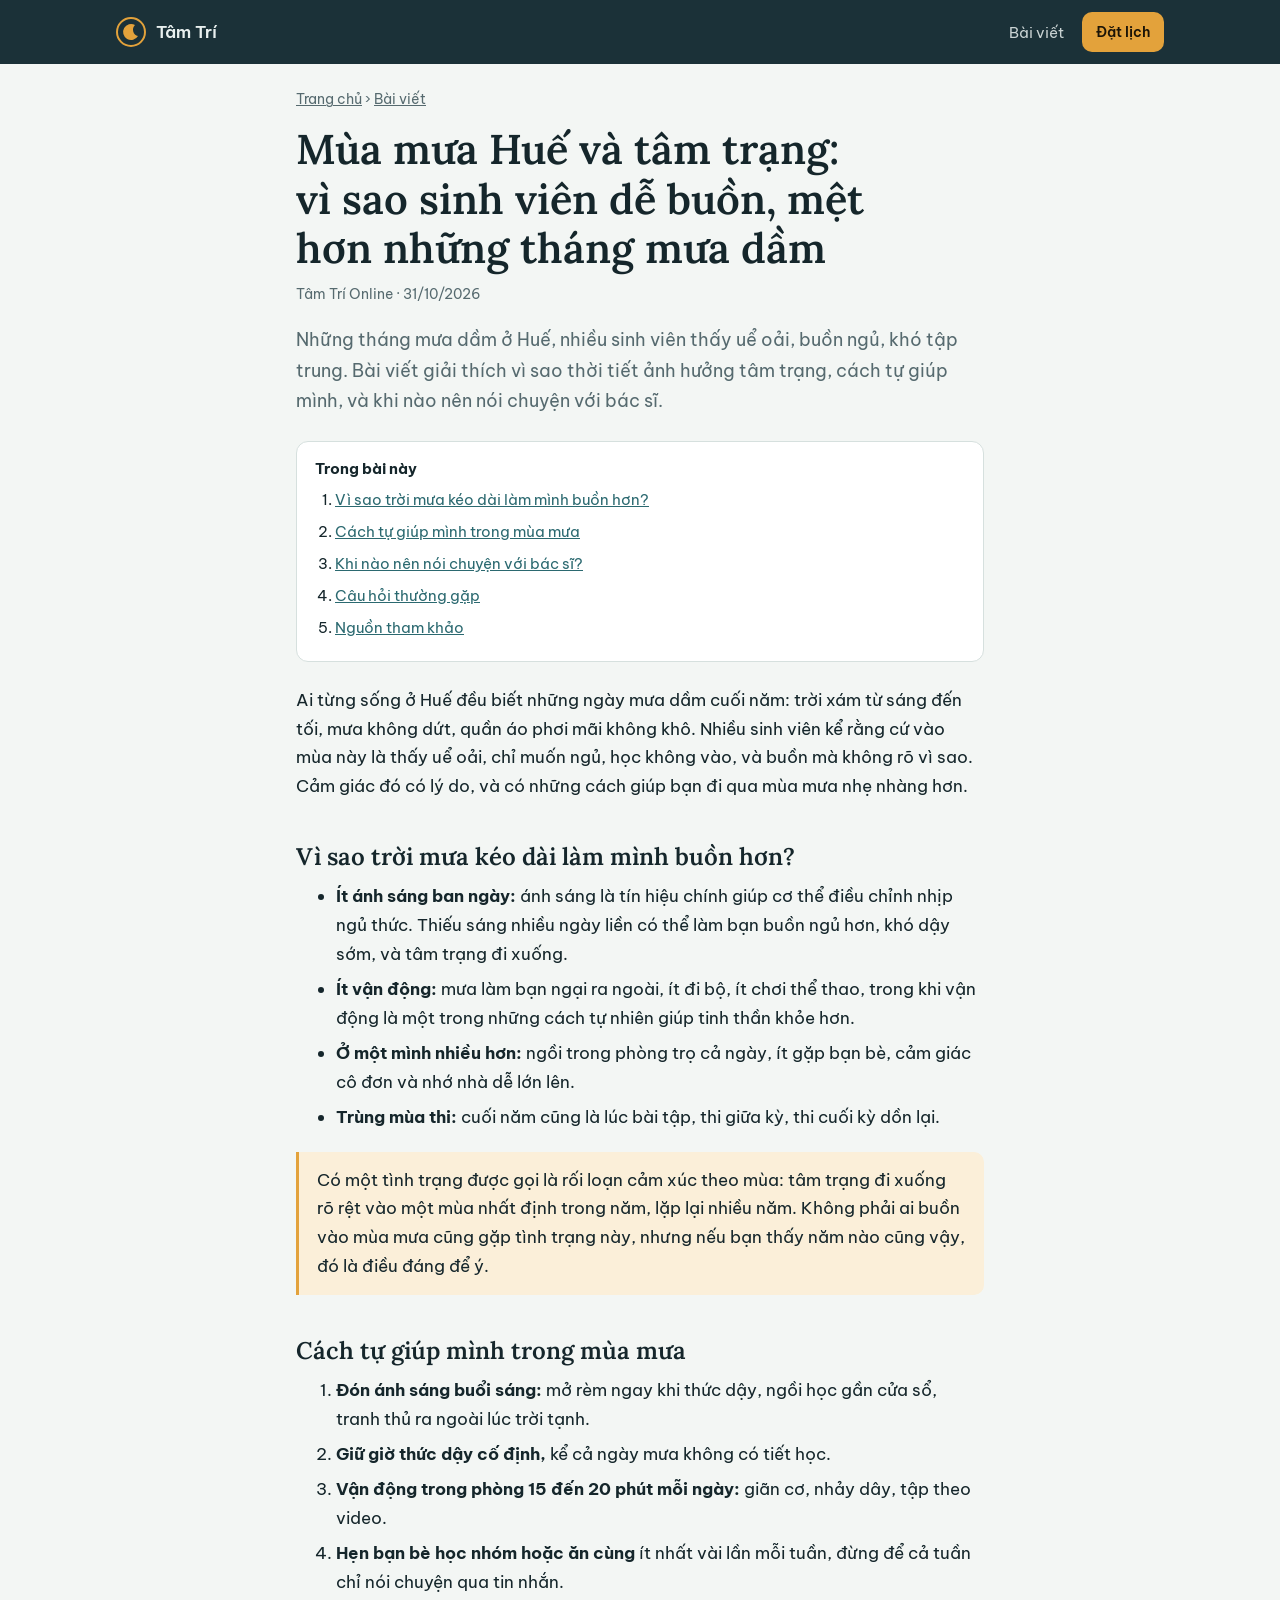
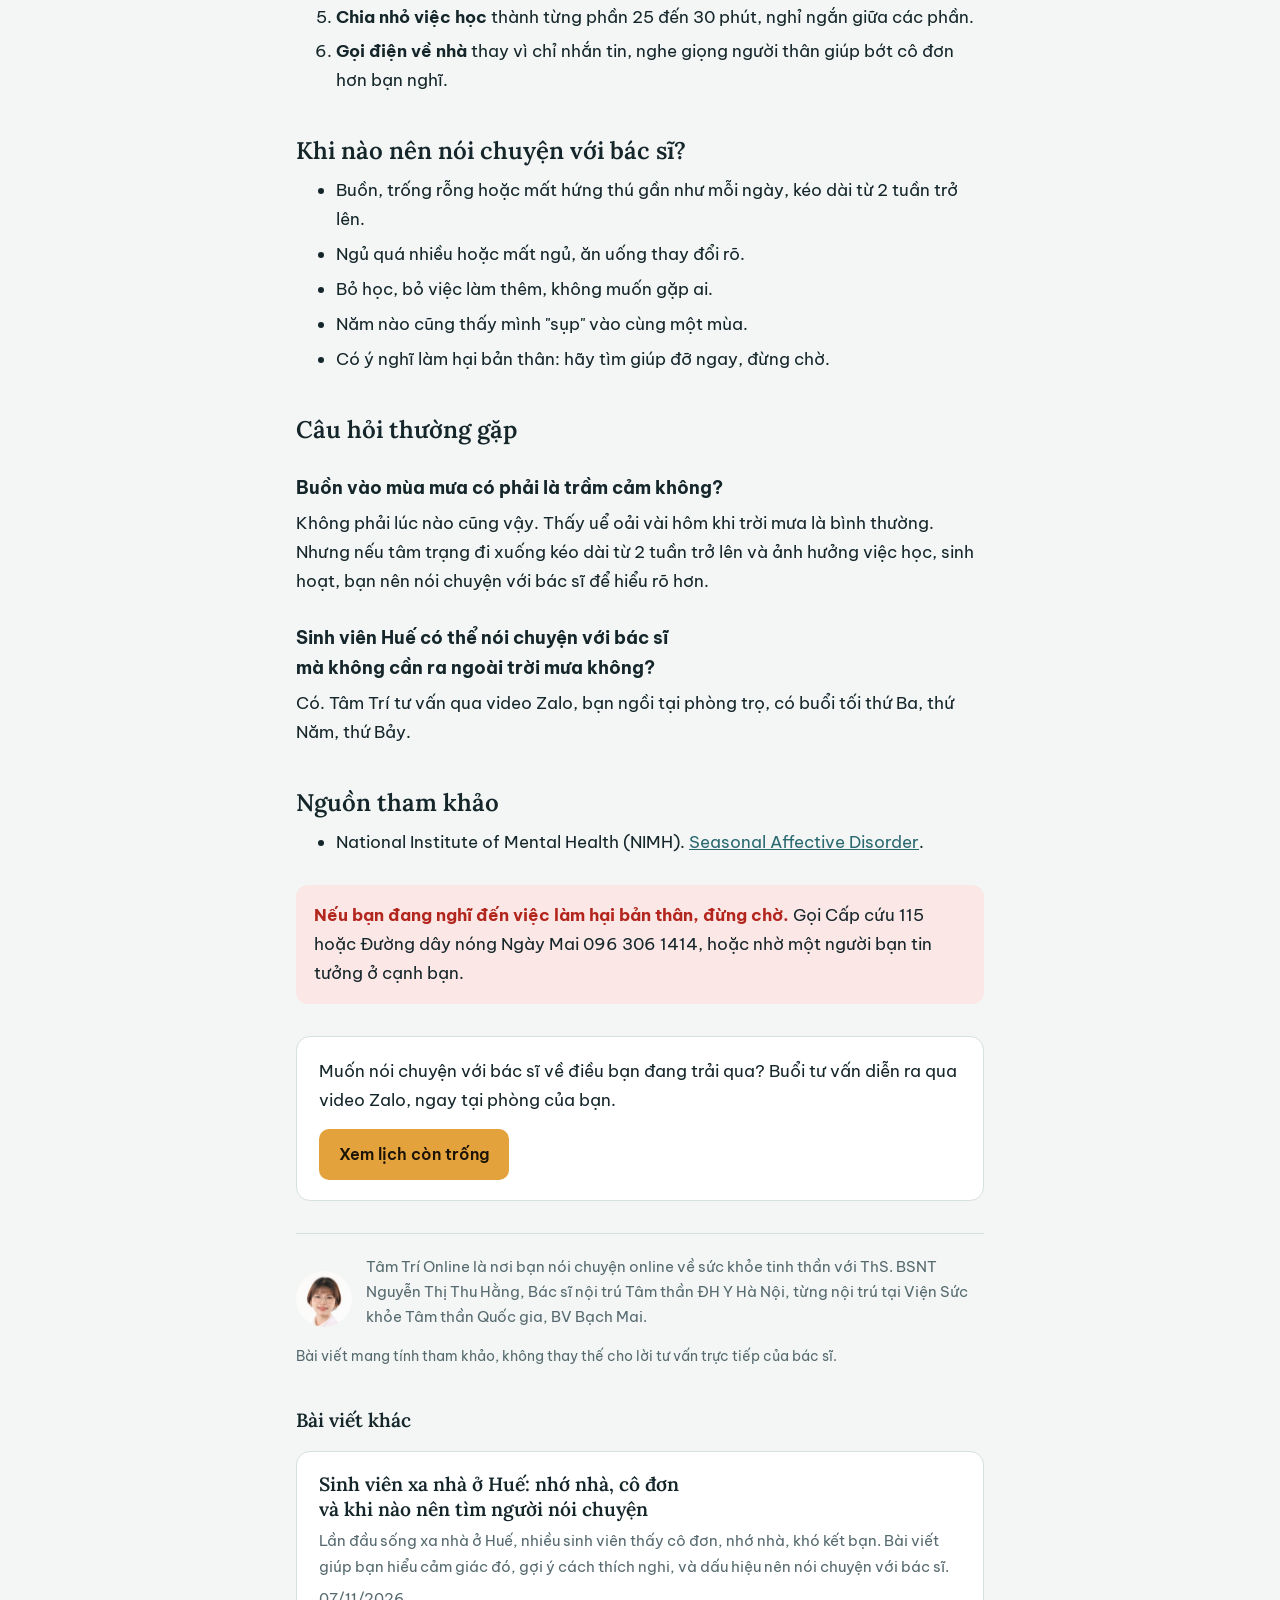
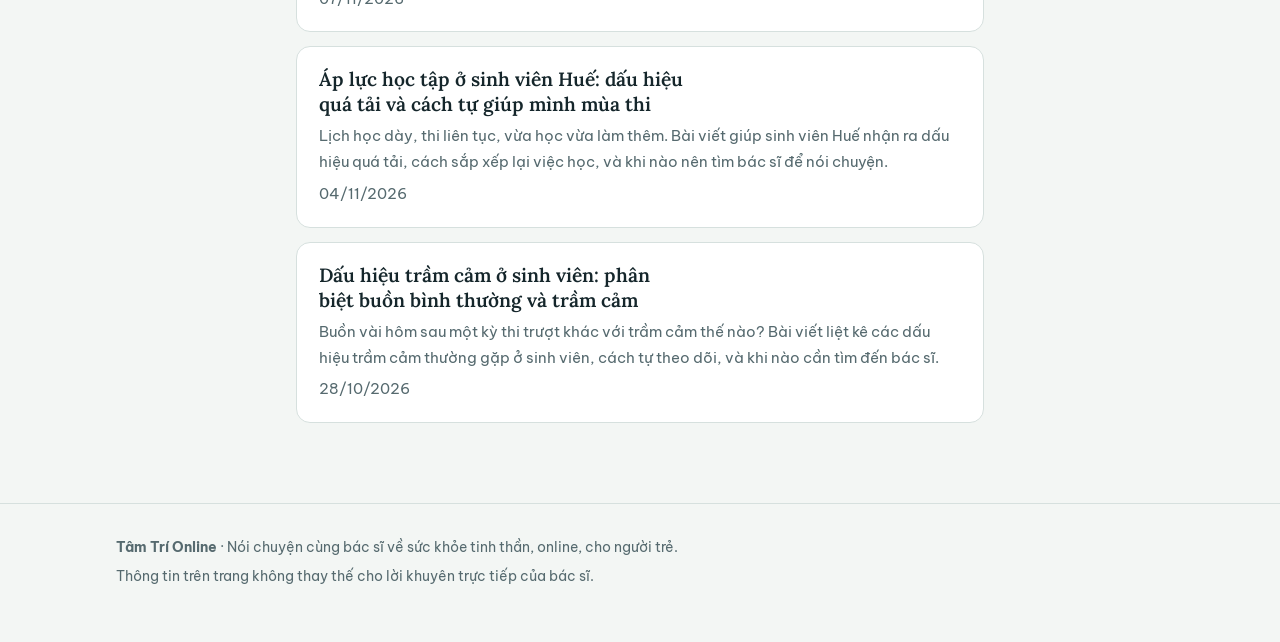
<file: bai-viet/mua-mua-hue-va-tam-trang/index.html>
<!doctype html>
<html lang="vi">
<head>
<meta charset="utf-8">
<meta name="viewport" content="width=device-width, initial-scale=1, viewport-fit=cover">
<title>Mùa mưa Huế và tâm trạng: vì sao sinh viên dễ buồn, mệt hơn những tháng mưa dầm | Tâm Trí Online</title>
<meta name="description" content="Những tháng mưa dầm ở Huế, nhiều sinh viên thấy uể oải, buồn ngủ, khó tập trung. Bài viết giải thích vì sao thời tiết ảnh hưởng tâm trạng, cách tự giúp mình, và khi nào nên nói chuyện với bác sĩ.">
<link rel="canonical" href="https://tamtri.vn/bai-viet/mua-mua-hue-va-tam-trang/">
<meta property="og:type" content="article">
<meta property="og:title" content="Mùa mưa Huế và tâm trạng: vì sao sinh viên dễ buồn, mệt hơn những tháng mưa dầm | Tâm Trí Online">
<meta property="og:description" content="Những tháng mưa dầm ở Huế, nhiều sinh viên thấy uể oải, buồn ngủ, khó tập trung. Bài viết giải thích vì sao thời tiết ảnh hưởng tâm trạng, cách tự giúp mình, và khi nào nên nói chuyện với bác sĩ.">
<meta property="og:image" content="https://tamtri.vn/bac-si-thu-hang.jpg">
<meta property="og:url" content="https://tamtri.vn/bai-viet/mua-mua-hue-va-tam-trang/">
<meta property="og:locale" content="vi_VN">
<meta property="og:site_name" content="Tâm Trí Online">
<meta name="twitter:card" content="summary_large_image">
<link rel="icon" href="../../favicon.svg" type="image/svg+xml">
<link rel="stylesheet" href="https://fonts.googleapis.com/css2?family=Be+Vietnam+Pro:wght@400;500;600;700&family=Lora:ital,wght@0,500;0,600;1,500&display=swap">
<link rel="stylesheet" href="../../assets/blog.css">
<script type="application/ld+json">{"@context":"https://schema.org","@type":"Article","headline":"Mùa mưa Huế và tâm trạng: vì sao sinh viên dễ buồn, mệt hơn những tháng mưa dầm","description":"Những tháng mưa dầm ở Huế, nhiều sinh viên thấy uể oải, buồn ngủ, khó tập trung. Bài viết giải thích vì sao thời tiết ảnh hưởng tâm trạng, cách tự giúp mình, và khi nào nên nói chuyện với bác sĩ.","image":"https://tamtri.vn/bac-si-thu-hang.jpg","datePublished":"2026-10-31","dateModified":"2026-10-31","inLanguage":"vi","mainEntityOfPage":"https://tamtri.vn/bai-viet/mua-mua-hue-va-tam-trang/","author":{"@type":"Organization","name":"Tâm Trí Online","url":"https://tamtri.vn/"},"publisher":{"@type":"Organization","name":"Tâm Trí Online","url":"https://tamtri.vn/","logo":{"@type":"ImageObject","url":"https://tamtri.vn/favicon.svg"}},"keywords":"mùa mưa Huế, mưa dầm Huế tâm trạng, sinh viên Huế buồn chán, trầm cảm theo mùa, tư vấn tâm lý Huế"}</script>
<script type="application/ld+json">{"@context":"https://schema.org","@type":"BreadcrumbList","itemListElement":[{"@type":"ListItem","position":1,"name":"Trang chủ","item":"https://tamtri.vn/"},{"@type":"ListItem","position":2,"name":"Bài viết","item":"https://tamtri.vn/bai-viet/"},{"@type":"ListItem","position":3,"name":"Mùa mưa Huế và tâm trạng: vì sao sinh viên dễ buồn, mệt hơn những tháng mưa dầm","item":"https://tamtri.vn/bai-viet/mua-mua-hue-va-tam-trang/"}]}</script>
<script type="application/ld+json">{"@context":"https://schema.org","@type":"FAQPage","mainEntity":[{"@type":"Question","name":"Buồn vào mùa mưa có phải là trầm cảm không?","acceptedAnswer":{"@type":"Answer","text":"Không phải lúc nào cũng vậy. Thấy uể oải vài hôm khi trời mưa là bình thường. Nhưng nếu tâm trạng đi xuống kéo dài từ 2 tuần trở lên và ảnh hưởng việc học, sinh hoạt, bạn nên nói chuyện với bác sĩ để hiểu rõ hơn."}},{"@type":"Question","name":"Sinh viên Huế có thể nói chuyện với bác sĩ mà không cần ra ngoài trời mưa không?","acceptedAnswer":{"@type":"Answer","text":"Có. Tâm Trí tư vấn qua video Zalo, bạn ngồi tại phòng trọ, có buổi tối thứ Ba, thứ Năm, thứ Bảy."}}]}</script>
</head>
<body>
<nav class="nav" aria-label="Điều hướng">
  <div class="wrap">
    <a class="brand" href="../../">
      <svg width="30" height="30" viewBox="0 0 30 30" aria-hidden="true"><circle cx="15" cy="15" r="14" fill="none" stroke="var(--lamp)" stroke-width="2"/><path d="M19 8a8 8 0 1 0 3 11 6.5 6.5 0 0 1-3-11z" fill="var(--lamp)"/></svg>
      Tâm Trí
    </a>
    <div class="nav-links">
      <a href="../../bai-viet/">Bài viết</a>
      <a class="btn small" href="../../dat-lich/">Đặt lịch</a>
    </div>
  </div>
</nav>
<main class="wrap narrow">
  <div class="crumbs"><a href="../../">Trang chủ</a> › <a href="../">Bài viết</a></div>
  <article>
    <h1>Mùa mưa Huế và tâm trạng: vì sao sinh viên dễ buồn, mệt hơn những tháng mưa dầm</h1>
    <p class="meta">Tâm Trí Online · <time datetime="2026-10-31">31/10/2026</time></p>
    <p class="sapo">Những tháng mưa dầm ở Huế, nhiều sinh viên thấy uể oải, buồn ngủ, khó tập trung. Bài viết giải thích vì sao thời tiết ảnh hưởng tâm trạng, cách tự giúp mình, và khi nào nên nói chuyện với bác sĩ.</p>
    <nav class="toc" aria-label="Mục lục"><b>Trong bài này</b><ol><li><a href="#vi-sao-troi-mua-keo-dai-lam-minh-buon-hon">Vì sao trời mưa kéo dài làm mình buồn hơn?</a></li><li><a href="#cach-tu-giup-minh-trong-mua-mua">Cách tự giúp mình trong mùa mưa</a></li><li><a href="#khi-nao-nen-noi-chuyen-voi-bac-si">Khi nào nên nói chuyện với bác sĩ?</a></li><li><a href="#cau-hoi-thuong-gap">Câu hỏi thường gặp</a></li><li><a href="#nguon-tham-khao">Nguồn tham khảo</a></li></ol></nav>
<p>Ai từng sống ở Huế đều biết những ngày mưa dầm cuối năm: trời xám từ sáng đến tối, mưa không dứt, quần áo phơi mãi không khô. Nhiều sinh viên kể rằng cứ vào mùa này là thấy uể oải, chỉ muốn ngủ, học không vào, và buồn mà không rõ vì sao. Cảm giác đó có lý do, và có những cách giúp bạn đi qua mùa mưa nhẹ nhàng hơn.</p>
<h2 id="vi-sao-troi-mua-keo-dai-lam-minh-buon-hon">Vì sao trời mưa kéo dài làm mình buồn hơn?</h2>
<ul><li><strong>Ít ánh sáng ban ngày:</strong> ánh sáng là tín hiệu chính giúp cơ thể điều chỉnh nhịp ngủ thức. Thiếu sáng nhiều ngày liền có thể làm bạn buồn ngủ hơn, khó dậy sớm, và tâm trạng đi xuống.</li><li><strong>Ít vận động:</strong> mưa làm bạn ngại ra ngoài, ít đi bộ, ít chơi thể thao, trong khi vận động là một trong những cách tự nhiên giúp tinh thần khỏe hơn.</li><li><strong>Ở một mình nhiều hơn:</strong> ngồi trong phòng trọ cả ngày, ít gặp bạn bè, cảm giác cô đơn và nhớ nhà dễ lớn lên.</li><li><strong>Trùng mùa thi:</strong> cuối năm cũng là lúc bài tập, thi giữa kỳ, thi cuối kỳ dồn lại.</li></ul>
<blockquote><p>Có một tình trạng được gọi là rối loạn cảm xúc theo mùa: tâm trạng đi xuống rõ rệt vào một mùa nhất định trong năm, lặp lại nhiều năm. Không phải ai buồn vào mùa mưa cũng gặp tình trạng này, nhưng nếu bạn thấy năm nào cũng vậy, đó là điều đáng để ý.</p></blockquote>
<h2 id="cach-tu-giup-minh-trong-mua-mua">Cách tự giúp mình trong mùa mưa</h2>
<ol><li><strong>Đón ánh sáng buổi sáng:</strong> mở rèm ngay khi thức dậy, ngồi học gần cửa sổ, tranh thủ ra ngoài lúc trời tạnh.</li><li><strong>Giữ giờ thức dậy cố định,</strong> kể cả ngày mưa không có tiết học.</li><li><strong>Vận động trong phòng 15 đến 20 phút mỗi ngày:</strong> giãn cơ, nhảy dây, tập theo video.</li><li><strong>Hẹn bạn bè học nhóm hoặc ăn cùng</strong> ít nhất vài lần mỗi tuần, đừng để cả tuần chỉ nói chuyện qua tin nhắn.</li><li><strong>Chia nhỏ việc học</strong> thành từng phần 25 đến 30 phút, nghỉ ngắn giữa các phần.</li><li><strong>Gọi điện về nhà</strong> thay vì chỉ nhắn tin, nghe giọng người thân giúp bớt cô đơn hơn bạn nghĩ.</li></ol>
<h2 id="khi-nao-nen-noi-chuyen-voi-bac-si">Khi nào nên nói chuyện với bác sĩ?</h2>
<ul><li>Buồn, trống rỗng hoặc mất hứng thú gần như mỗi ngày, kéo dài từ 2 tuần trở lên.</li><li>Ngủ quá nhiều hoặc mất ngủ, ăn uống thay đổi rõ.</li><li>Bỏ học, bỏ việc làm thêm, không muốn gặp ai.</li><li>Năm nào cũng thấy mình &quot;sụp&quot; vào cùng một mùa.</li><li>Có ý nghĩ làm hại bản thân: hãy tìm giúp đỡ ngay, đừng chờ.</li></ul>
<h2 id="cau-hoi-thuong-gap">Câu hỏi thường gặp</h2>
<h3 id="buon-vao-mua-mua-co-phai-la-tram-cam-khong">Buồn vào mùa mưa có phải là trầm cảm không?</h3>
<p>Không phải lúc nào cũng vậy. Thấy uể oải vài hôm khi trời mưa là bình thường. Nhưng nếu tâm trạng đi xuống kéo dài từ 2 tuần trở lên và ảnh hưởng việc học, sinh hoạt, bạn nên nói chuyện với bác sĩ để hiểu rõ hơn.</p>
<h3 id="sinh-vien-hue-co-the-noi-chuyen-voi-bac-si-ma-khong-can-ra-ngoai-troi-mua-khong">Sinh viên Huế có thể nói chuyện với bác sĩ mà không cần ra ngoài trời mưa không?</h3>
<p>Có. Tâm Trí tư vấn qua video Zalo, bạn ngồi tại phòng trọ, có buổi tối thứ Ba, thứ Năm, thứ Bảy.</p>
<h2 id="nguon-tham-khao">Nguồn tham khảo</h2>
<ul><li>National Institute of Mental Health (NIMH). <a href="https://www.nimh.nih.gov/health/publications/seasonal-affective-disorder" target="_blank" rel="noopener">Seasonal Affective Disorder</a>.</li></ul>
    <div class="sos" role="note"><b>Nếu bạn đang nghĩ đến việc làm hại bản thân, đừng chờ.</b> Gọi Cấp cứu 115 hoặc Đường dây nóng Ngày Mai 096 306 1414, hoặc nhờ một người bạn tin tưởng ở cạnh bạn.</div>
    <div class="nudge"><p>Muốn nói chuyện với bác sĩ về điều bạn đang trải qua? Buổi tư vấn diễn ra qua video Zalo, ngay tại phòng của bạn.</p><a class="btn" href="../../dat-lich/">Xem lịch còn trống</a></div>
    <div class="author"><img src="../../bac-si-thu-hang-vuong.jpg" alt="" width="56" height="56"><p>Tâm Trí Online là nơi bạn nói chuyện online về sức khỏe tinh thần với ThS. BSNT Nguyễn Thị Thu Hằng, Bác sĩ nội trú Tâm thần ĐH Y Hà Nội, từng nội trú tại Viện Sức khỏe Tâm thần Quốc gia, BV Bạch Mai.</p></div>
    <p class="disclaimer">Bài viết mang tính tham khảo, không thay thế cho lời tư vấn trực tiếp của bác sĩ.</p>
    <section class="related"><h2>Bài viết khác</h2><div class="list"><a class="card" href="https://tamtri.vn/bai-viet/sinh-vien-xa-nha-o-hue/"><h2>Sinh viên xa nhà ở Huế: nhớ nhà, cô đơn và khi nào nên tìm người nói chuyện</h2><p>Lần đầu sống xa nhà ở Huế, nhiều sinh viên thấy cô đơn, nhớ nhà, khó kết bạn. Bài viết giúp bạn hiểu cảm giác đó, gợi ý cách thích nghi, và dấu hiệu nên nói chuyện với bác sĩ.</p><p class="meta">07/11/2026</p></a><a class="card" href="https://tamtri.vn/bai-viet/ap-luc-hoc-tap-sinh-vien-hue/"><h2>Áp lực học tập ở sinh viên Huế: dấu hiệu quá tải và cách tự giúp mình mùa thi</h2><p>Lịch học dày, thi liên tục, vừa học vừa làm thêm. Bài viết giúp sinh viên Huế nhận ra dấu hiệu quá tải, cách sắp xếp lại việc học, và khi nào nên tìm bác sĩ để nói chuyện.</p><p class="meta">04/11/2026</p></a><a class="card" href="https://tamtri.vn/bai-viet/dau-hieu-tram-cam-o-sinh-vien/"><h2>Dấu hiệu trầm cảm ở sinh viên: phân biệt buồn bình thường và trầm cảm</h2><p>Buồn vài hôm sau một kỳ thi trượt khác với trầm cảm thế nào? Bài viết liệt kê các dấu hiệu trầm cảm thường gặp ở sinh viên, cách tự theo dõi, và khi nào cần tìm đến bác sĩ.</p><p class="meta">28/10/2026</p></a></div></section>
  </article>
</main>
<footer>
  <div class="wrap">
    <p><b>Tâm Trí Online</b> · Nói chuyện cùng bác sĩ về sức khỏe tinh thần, online, cho người trẻ.</p>
    <p>Thông tin trên trang không thay thế cho lời khuyên trực tiếp của bác sĩ.</p>
  </div>
</footer>
</body>
</html>
</file>
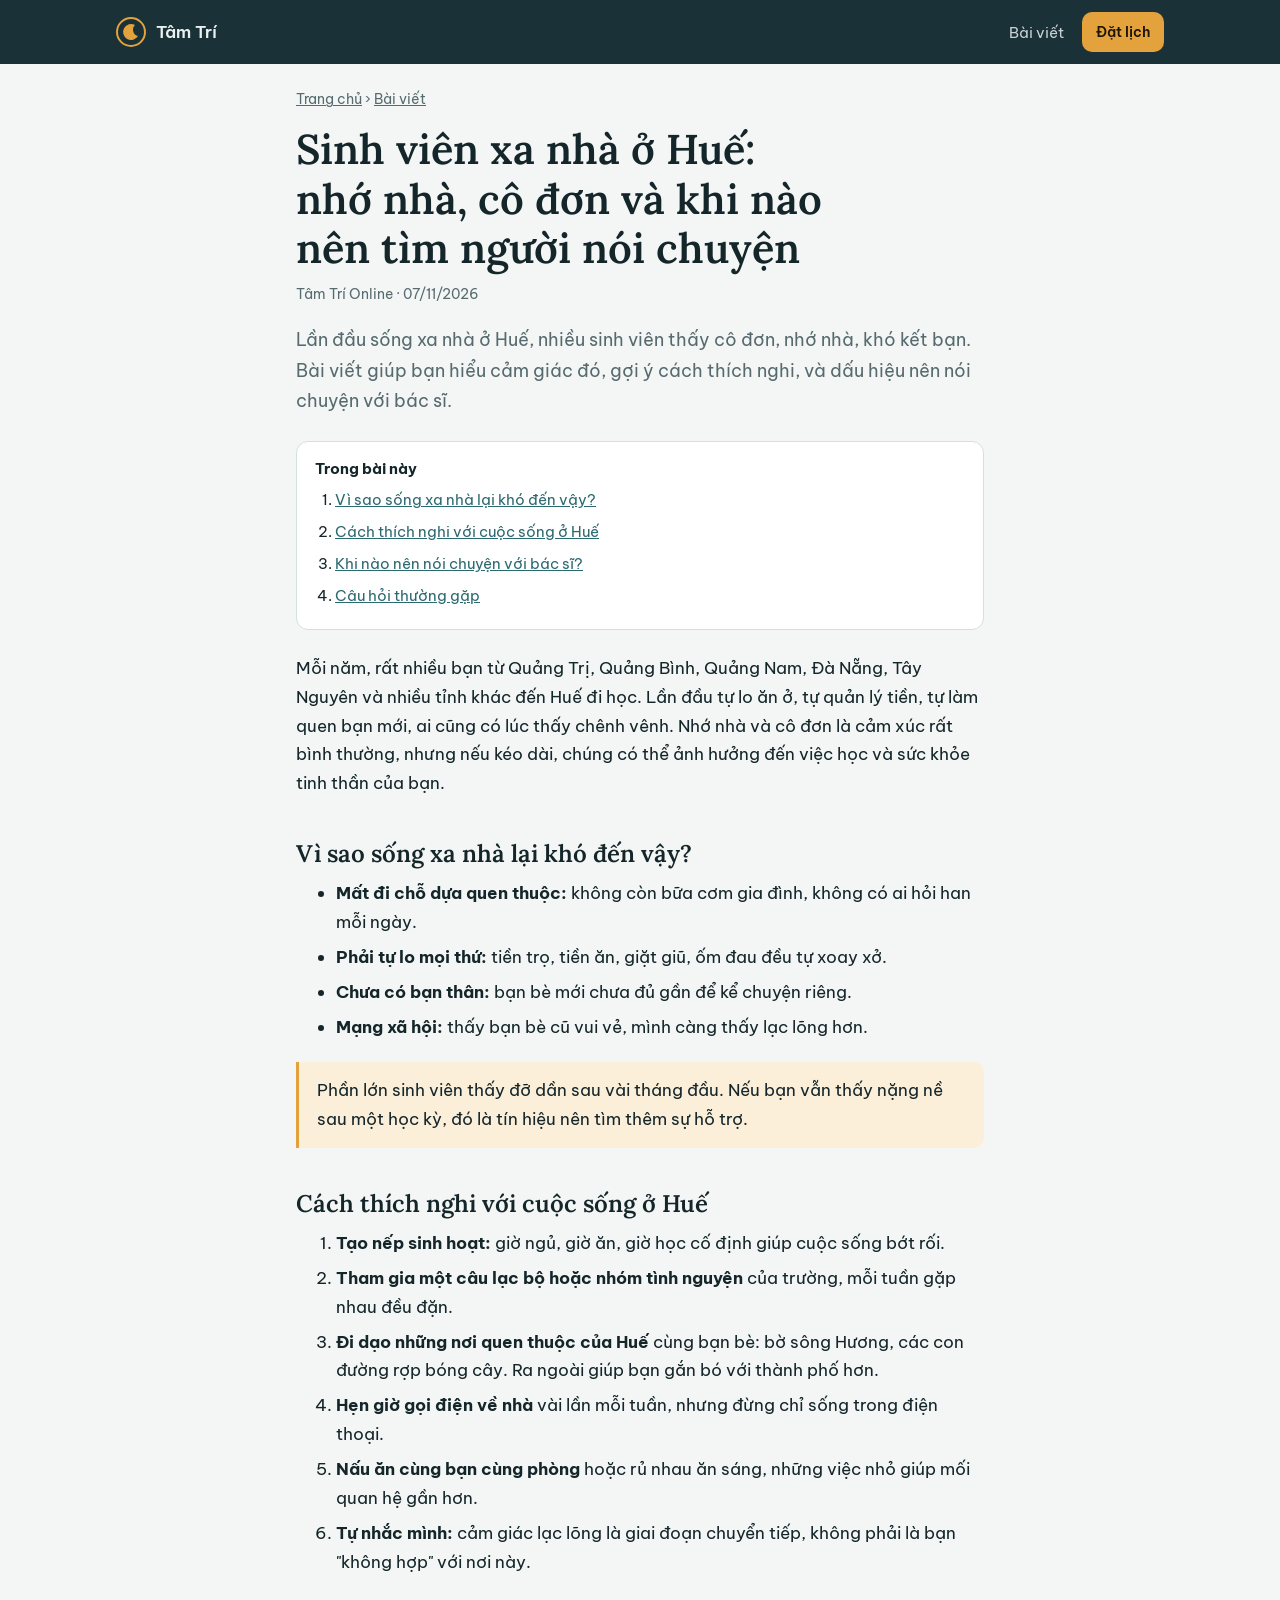
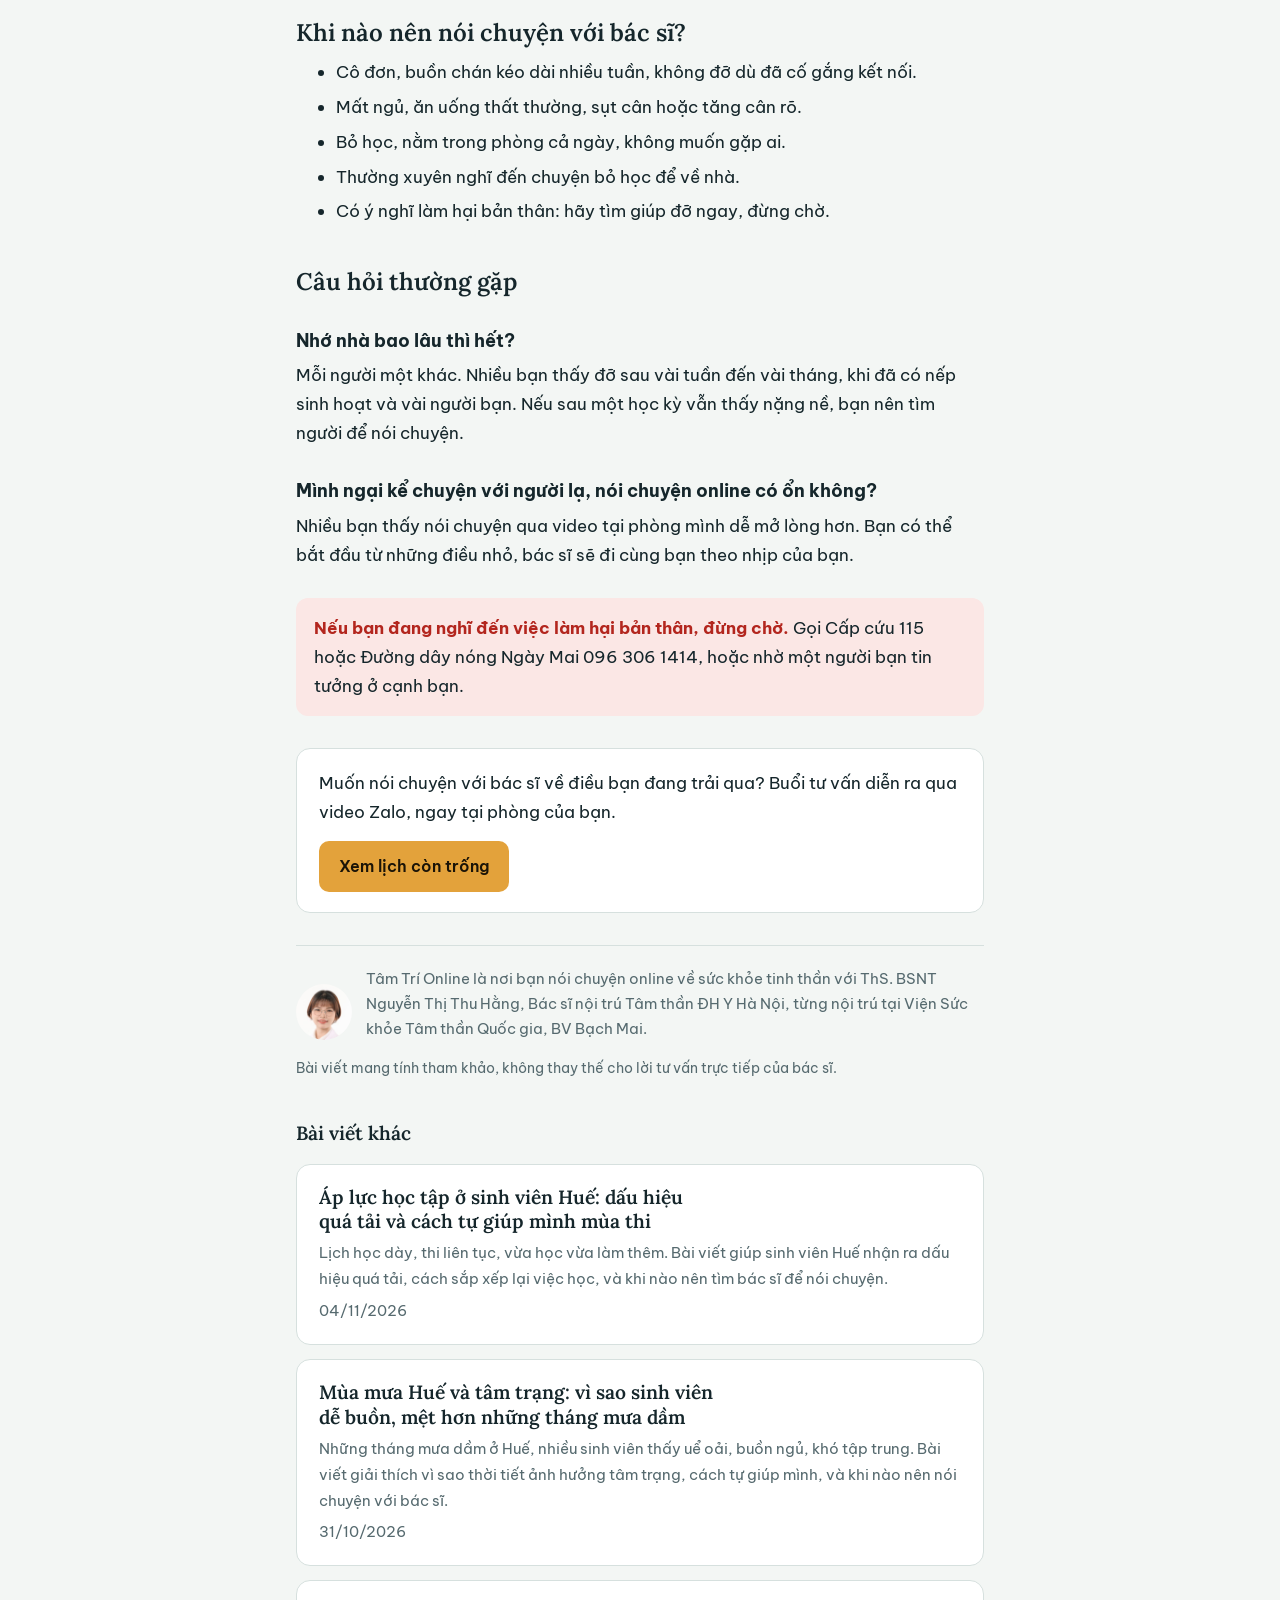
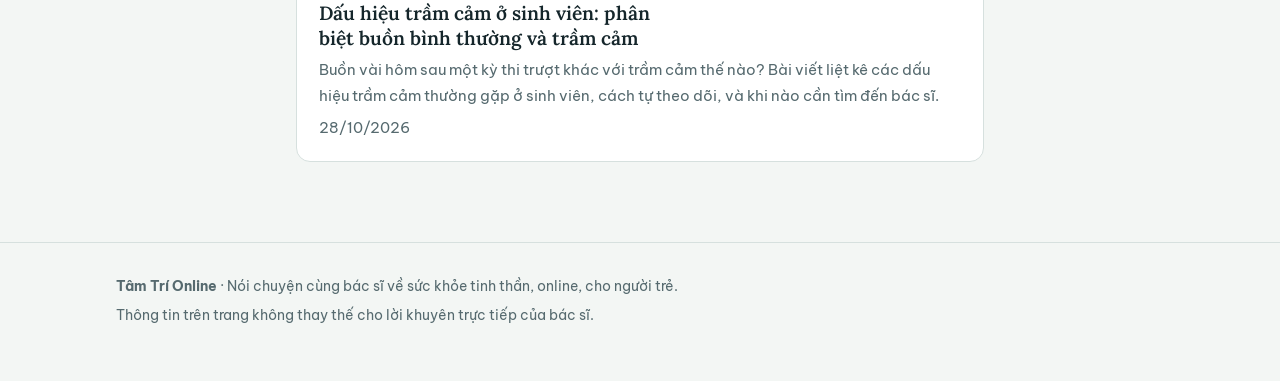
<file: bai-viet/sinh-vien-xa-nha-o-hue/index.html>
<!doctype html>
<html lang="vi">
<head>
<meta charset="utf-8">
<meta name="viewport" content="width=device-width, initial-scale=1, viewport-fit=cover">
<title>Sinh viên xa nhà ở Huế: nhớ nhà, cô đơn và khi nào nên tìm người nói chuyện | Tâm Trí Online</title>
<meta name="description" content="Lần đầu sống xa nhà ở Huế, nhiều sinh viên thấy cô đơn, nhớ nhà, khó kết bạn. Bài viết giúp bạn hiểu cảm giác đó, gợi ý cách thích nghi, và dấu hiệu nên nói chuyện với bác sĩ.">
<link rel="canonical" href="https://tamtri.vn/bai-viet/sinh-vien-xa-nha-o-hue/">
<meta property="og:type" content="article">
<meta property="og:title" content="Sinh viên xa nhà ở Huế: nhớ nhà, cô đơn và khi nào nên tìm người nói chuyện | Tâm Trí Online">
<meta property="og:description" content="Lần đầu sống xa nhà ở Huế, nhiều sinh viên thấy cô đơn, nhớ nhà, khó kết bạn. Bài viết giúp bạn hiểu cảm giác đó, gợi ý cách thích nghi, và dấu hiệu nên nói chuyện với bác sĩ.">
<meta property="og:image" content="https://tamtri.vn/bac-si-thu-hang.jpg">
<meta property="og:url" content="https://tamtri.vn/bai-viet/sinh-vien-xa-nha-o-hue/">
<meta property="og:locale" content="vi_VN">
<meta property="og:site_name" content="Tâm Trí Online">
<meta name="twitter:card" content="summary_large_image">
<link rel="icon" href="../../favicon.svg" type="image/svg+xml">
<link rel="stylesheet" href="https://fonts.googleapis.com/css2?family=Be+Vietnam+Pro:wght@400;500;600;700&family=Lora:ital,wght@0,500;0,600;1,500&display=swap">
<link rel="stylesheet" href="../../assets/blog.css">
<script type="application/ld+json">{"@context":"https://schema.org","@type":"Article","headline":"Sinh viên xa nhà ở Huế: nhớ nhà, cô đơn và khi nào nên tìm người nói chuyện","description":"Lần đầu sống xa nhà ở Huế, nhiều sinh viên thấy cô đơn, nhớ nhà, khó kết bạn. Bài viết giúp bạn hiểu cảm giác đó, gợi ý cách thích nghi, và dấu hiệu nên nói chuyện với bác sĩ.","image":"https://tamtri.vn/bac-si-thu-hang.jpg","datePublished":"2026-11-07","dateModified":"2026-11-07","inLanguage":"vi","mainEntityOfPage":"https://tamtri.vn/bai-viet/sinh-vien-xa-nha-o-hue/","author":{"@type":"Organization","name":"Tâm Trí Online","url":"https://tamtri.vn/"},"publisher":{"@type":"Organization","name":"Tâm Trí Online","url":"https://tamtri.vn/","logo":{"@type":"ImageObject","url":"https://tamtri.vn/favicon.svg"}},"keywords":"sinh viên xa nhà, nhớ nhà, cô đơn khi đi học xa, sinh viên năm nhất Huế, tư vấn tâm lý Huế"}</script>
<script type="application/ld+json">{"@context":"https://schema.org","@type":"BreadcrumbList","itemListElement":[{"@type":"ListItem","position":1,"name":"Trang chủ","item":"https://tamtri.vn/"},{"@type":"ListItem","position":2,"name":"Bài viết","item":"https://tamtri.vn/bai-viet/"},{"@type":"ListItem","position":3,"name":"Sinh viên xa nhà ở Huế: nhớ nhà, cô đơn và khi nào nên tìm người nói chuyện","item":"https://tamtri.vn/bai-viet/sinh-vien-xa-nha-o-hue/"}]}</script>
<script type="application/ld+json">{"@context":"https://schema.org","@type":"FAQPage","mainEntity":[{"@type":"Question","name":"Nhớ nhà bao lâu thì hết?","acceptedAnswer":{"@type":"Answer","text":"Mỗi người một khác. Nhiều bạn thấy đỡ sau vài tuần đến vài tháng, khi đã có nếp sinh hoạt và vài người bạn. Nếu sau một học kỳ vẫn thấy nặng nề, bạn nên tìm người để nói chuyện."}},{"@type":"Question","name":"Mình ngại kể chuyện với người lạ, nói chuyện online có ổn không?","acceptedAnswer":{"@type":"Answer","text":"Nhiều bạn thấy nói chuyện qua video tại phòng mình dễ mở lòng hơn. Bạn có thể bắt đầu từ những điều nhỏ, bác sĩ sẽ đi cùng bạn theo nhịp của bạn."}}]}</script>
</head>
<body>
<nav class="nav" aria-label="Điều hướng">
  <div class="wrap">
    <a class="brand" href="../../">
      <svg width="30" height="30" viewBox="0 0 30 30" aria-hidden="true"><circle cx="15" cy="15" r="14" fill="none" stroke="var(--lamp)" stroke-width="2"/><path d="M19 8a8 8 0 1 0 3 11 6.5 6.5 0 0 1-3-11z" fill="var(--lamp)"/></svg>
      Tâm Trí
    </a>
    <div class="nav-links">
      <a href="../../bai-viet/">Bài viết</a>
      <a class="btn small" href="../../dat-lich/">Đặt lịch</a>
    </div>
  </div>
</nav>
<main class="wrap narrow">
  <div class="crumbs"><a href="../../">Trang chủ</a> › <a href="../">Bài viết</a></div>
  <article>
    <h1>Sinh viên xa nhà ở Huế: nhớ nhà, cô đơn và khi nào nên tìm người nói chuyện</h1>
    <p class="meta">Tâm Trí Online · <time datetime="2026-11-07">07/11/2026</time></p>
    <p class="sapo">Lần đầu sống xa nhà ở Huế, nhiều sinh viên thấy cô đơn, nhớ nhà, khó kết bạn. Bài viết giúp bạn hiểu cảm giác đó, gợi ý cách thích nghi, và dấu hiệu nên nói chuyện với bác sĩ.</p>
    <nav class="toc" aria-label="Mục lục"><b>Trong bài này</b><ol><li><a href="#vi-sao-song-xa-nha-lai-kho-den-vay">Vì sao sống xa nhà lại khó đến vậy?</a></li><li><a href="#cach-thich-nghi-voi-cuoc-song-o-hue">Cách thích nghi với cuộc sống ở Huế</a></li><li><a href="#khi-nao-nen-noi-chuyen-voi-bac-si">Khi nào nên nói chuyện với bác sĩ?</a></li><li><a href="#cau-hoi-thuong-gap">Câu hỏi thường gặp</a></li></ol></nav>
<p>Mỗi năm, rất nhiều bạn từ Quảng Trị, Quảng Bình, Quảng Nam, Đà Nẵng, Tây Nguyên và nhiều tỉnh khác đến Huế đi học. Lần đầu tự lo ăn ở, tự quản lý tiền, tự làm quen bạn mới, ai cũng có lúc thấy chênh vênh. Nhớ nhà và cô đơn là cảm xúc rất bình thường, nhưng nếu kéo dài, chúng có thể ảnh hưởng đến việc học và sức khỏe tinh thần của bạn.</p>
<h2 id="vi-sao-song-xa-nha-lai-kho-den-vay">Vì sao sống xa nhà lại khó đến vậy?</h2>
<ul><li><strong>Mất đi chỗ dựa quen thuộc:</strong> không còn bữa cơm gia đình, không có ai hỏi han mỗi ngày.</li><li><strong>Phải tự lo mọi thứ:</strong> tiền trọ, tiền ăn, giặt giũ, ốm đau đều tự xoay xở.</li><li><strong>Chưa có bạn thân:</strong> bạn bè mới chưa đủ gần để kể chuyện riêng.</li><li><strong>Mạng xã hội:</strong> thấy bạn bè cũ vui vẻ, mình càng thấy lạc lõng hơn.</li></ul>
<blockquote><p>Phần lớn sinh viên thấy đỡ dần sau vài tháng đầu. Nếu bạn vẫn thấy nặng nề sau một học kỳ, đó là tín hiệu nên tìm thêm sự hỗ trợ.</p></blockquote>
<h2 id="cach-thich-nghi-voi-cuoc-song-o-hue">Cách thích nghi với cuộc sống ở Huế</h2>
<ol><li><strong>Tạo nếp sinh hoạt:</strong> giờ ngủ, giờ ăn, giờ học cố định giúp cuộc sống bớt rối.</li><li><strong>Tham gia một câu lạc bộ hoặc nhóm tình nguyện</strong> của trường, mỗi tuần gặp nhau đều đặn.</li><li><strong>Đi dạo những nơi quen thuộc của Huế</strong> cùng bạn bè: bờ sông Hương, các con đường rợp bóng cây. Ra ngoài giúp bạn gắn bó với thành phố hơn.</li><li><strong>Hẹn giờ gọi điện về nhà</strong> vài lần mỗi tuần, nhưng đừng chỉ sống trong điện thoại.</li><li><strong>Nấu ăn cùng bạn cùng phòng</strong> hoặc rủ nhau ăn sáng, những việc nhỏ giúp mối quan hệ gần hơn.</li><li><strong>Tự nhắc mình:</strong> cảm giác lạc lõng là giai đoạn chuyển tiếp, không phải là bạn &quot;không hợp&quot; với nơi này.</li></ol>
<h2 id="khi-nao-nen-noi-chuyen-voi-bac-si">Khi nào nên nói chuyện với bác sĩ?</h2>
<ul><li>Cô đơn, buồn chán kéo dài nhiều tuần, không đỡ dù đã cố gắng kết nối.</li><li>Mất ngủ, ăn uống thất thường, sụt cân hoặc tăng cân rõ.</li><li>Bỏ học, nằm trong phòng cả ngày, không muốn gặp ai.</li><li>Thường xuyên nghĩ đến chuyện bỏ học để về nhà.</li><li>Có ý nghĩ làm hại bản thân: hãy tìm giúp đỡ ngay, đừng chờ.</li></ul>
<h2 id="cau-hoi-thuong-gap">Câu hỏi thường gặp</h2>
<h3 id="nho-nha-bao-lau-thi-het">Nhớ nhà bao lâu thì hết?</h3>
<p>Mỗi người một khác. Nhiều bạn thấy đỡ sau vài tuần đến vài tháng, khi đã có nếp sinh hoạt và vài người bạn. Nếu sau một học kỳ vẫn thấy nặng nề, bạn nên tìm người để nói chuyện.</p>
<h3 id="minh-ngai-ke-chuyen-voi-nguoi-la-noi-chuyen-online-co-on-khong">Mình ngại kể chuyện với người lạ, nói chuyện online có ổn không?</h3>
<p>Nhiều bạn thấy nói chuyện qua video tại phòng mình dễ mở lòng hơn. Bạn có thể bắt đầu từ những điều nhỏ, bác sĩ sẽ đi cùng bạn theo nhịp của bạn.</p>
    <div class="sos" role="note"><b>Nếu bạn đang nghĩ đến việc làm hại bản thân, đừng chờ.</b> Gọi Cấp cứu 115 hoặc Đường dây nóng Ngày Mai 096 306 1414, hoặc nhờ một người bạn tin tưởng ở cạnh bạn.</div>
    <div class="nudge"><p>Muốn nói chuyện với bác sĩ về điều bạn đang trải qua? Buổi tư vấn diễn ra qua video Zalo, ngay tại phòng của bạn.</p><a class="btn" href="../../dat-lich/">Xem lịch còn trống</a></div>
    <div class="author"><img src="../../bac-si-thu-hang-vuong.jpg" alt="" width="56" height="56"><p>Tâm Trí Online là nơi bạn nói chuyện online về sức khỏe tinh thần với ThS. BSNT Nguyễn Thị Thu Hằng, Bác sĩ nội trú Tâm thần ĐH Y Hà Nội, từng nội trú tại Viện Sức khỏe Tâm thần Quốc gia, BV Bạch Mai.</p></div>
    <p class="disclaimer">Bài viết mang tính tham khảo, không thay thế cho lời tư vấn trực tiếp của bác sĩ.</p>
    <section class="related"><h2>Bài viết khác</h2><div class="list"><a class="card" href="https://tamtri.vn/bai-viet/ap-luc-hoc-tap-sinh-vien-hue/"><h2>Áp lực học tập ở sinh viên Huế: dấu hiệu quá tải và cách tự giúp mình mùa thi</h2><p>Lịch học dày, thi liên tục, vừa học vừa làm thêm. Bài viết giúp sinh viên Huế nhận ra dấu hiệu quá tải, cách sắp xếp lại việc học, và khi nào nên tìm bác sĩ để nói chuyện.</p><p class="meta">04/11/2026</p></a><a class="card" href="https://tamtri.vn/bai-viet/mua-mua-hue-va-tam-trang/"><h2>Mùa mưa Huế và tâm trạng: vì sao sinh viên dễ buồn, mệt hơn những tháng mưa dầm</h2><p>Những tháng mưa dầm ở Huế, nhiều sinh viên thấy uể oải, buồn ngủ, khó tập trung. Bài viết giải thích vì sao thời tiết ảnh hưởng tâm trạng, cách tự giúp mình, và khi nào nên nói chuyện với bác sĩ.</p><p class="meta">31/10/2026</p></a><a class="card" href="https://tamtri.vn/bai-viet/dau-hieu-tram-cam-o-sinh-vien/"><h2>Dấu hiệu trầm cảm ở sinh viên: phân biệt buồn bình thường và trầm cảm</h2><p>Buồn vài hôm sau một kỳ thi trượt khác với trầm cảm thế nào? Bài viết liệt kê các dấu hiệu trầm cảm thường gặp ở sinh viên, cách tự theo dõi, và khi nào cần tìm đến bác sĩ.</p><p class="meta">28/10/2026</p></a></div></section>
  </article>
</main>
<footer>
  <div class="wrap">
    <p><b>Tâm Trí Online</b> · Nói chuyện cùng bác sĩ về sức khỏe tinh thần, online, cho người trẻ.</p>
    <p>Thông tin trên trang không thay thế cho lời khuyên trực tiếp của bác sĩ.</p>
  </div>
</footer>
</body>
</html>
</file>
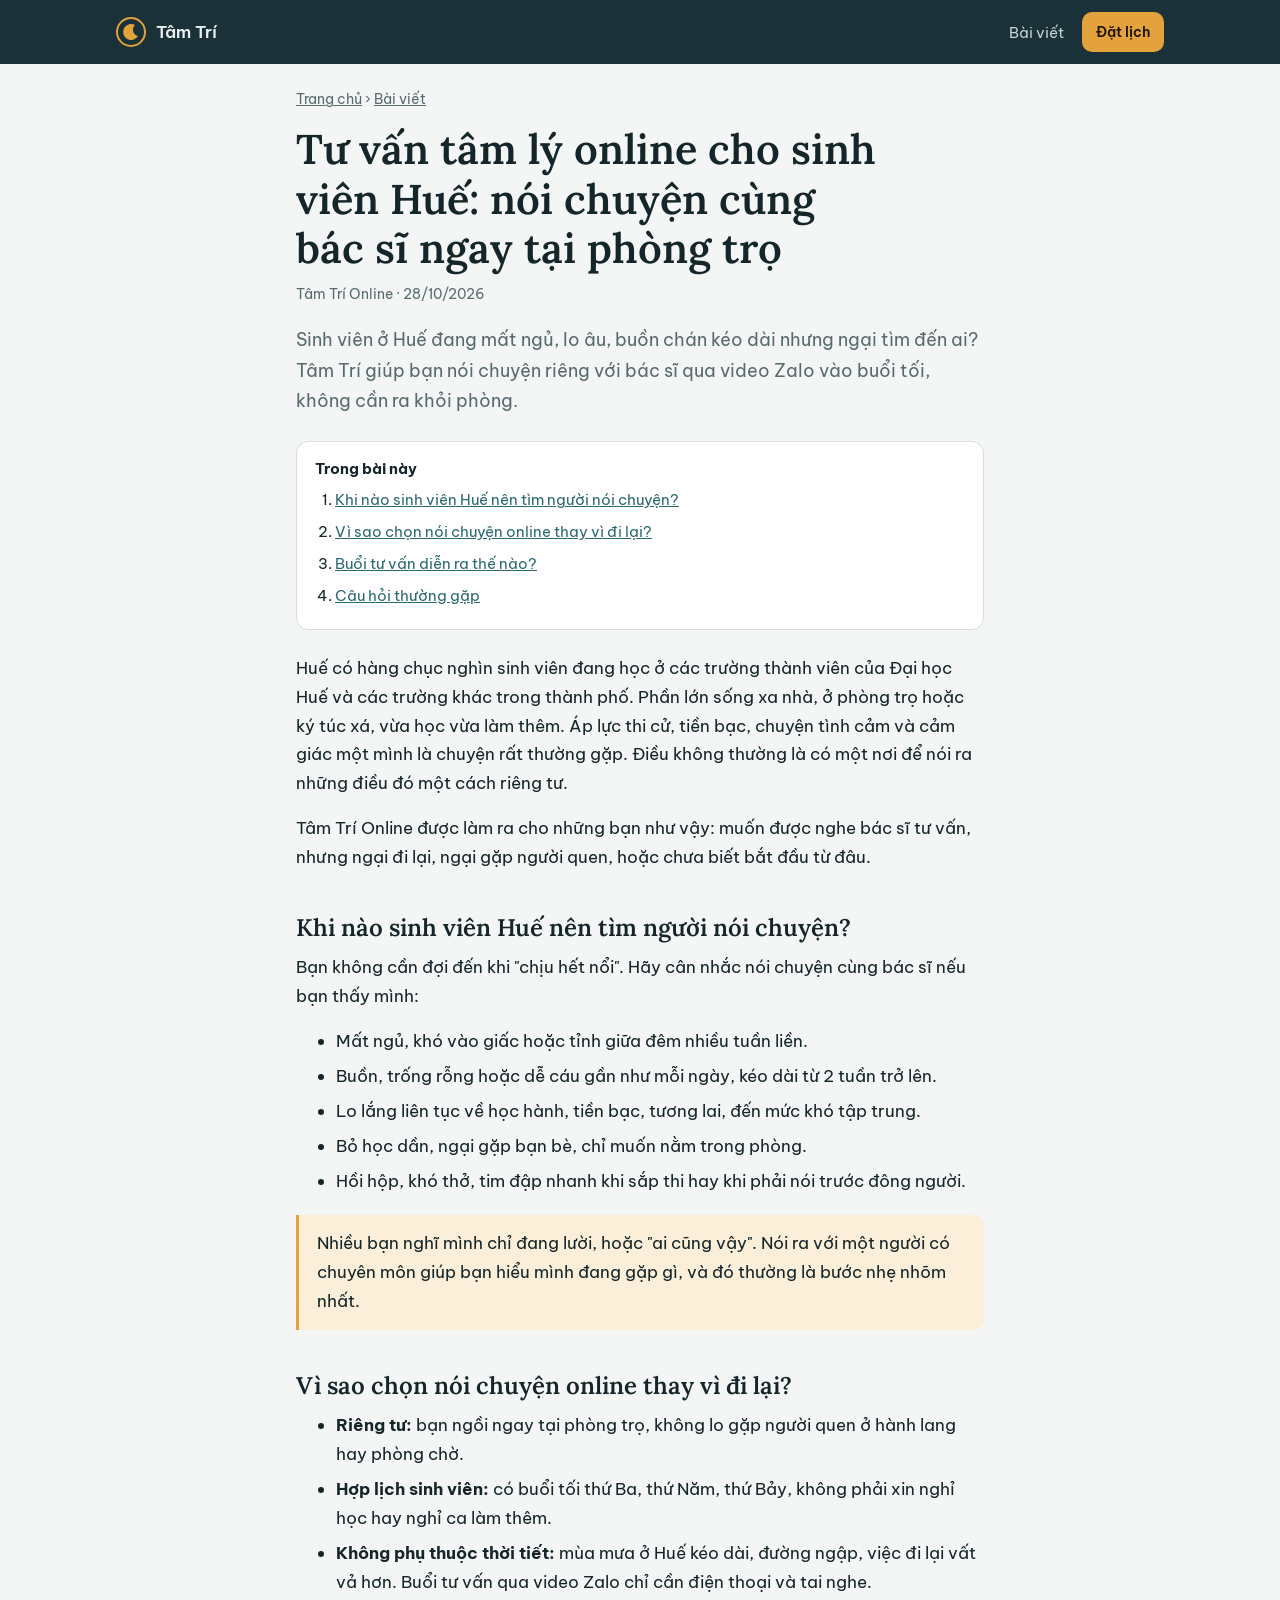
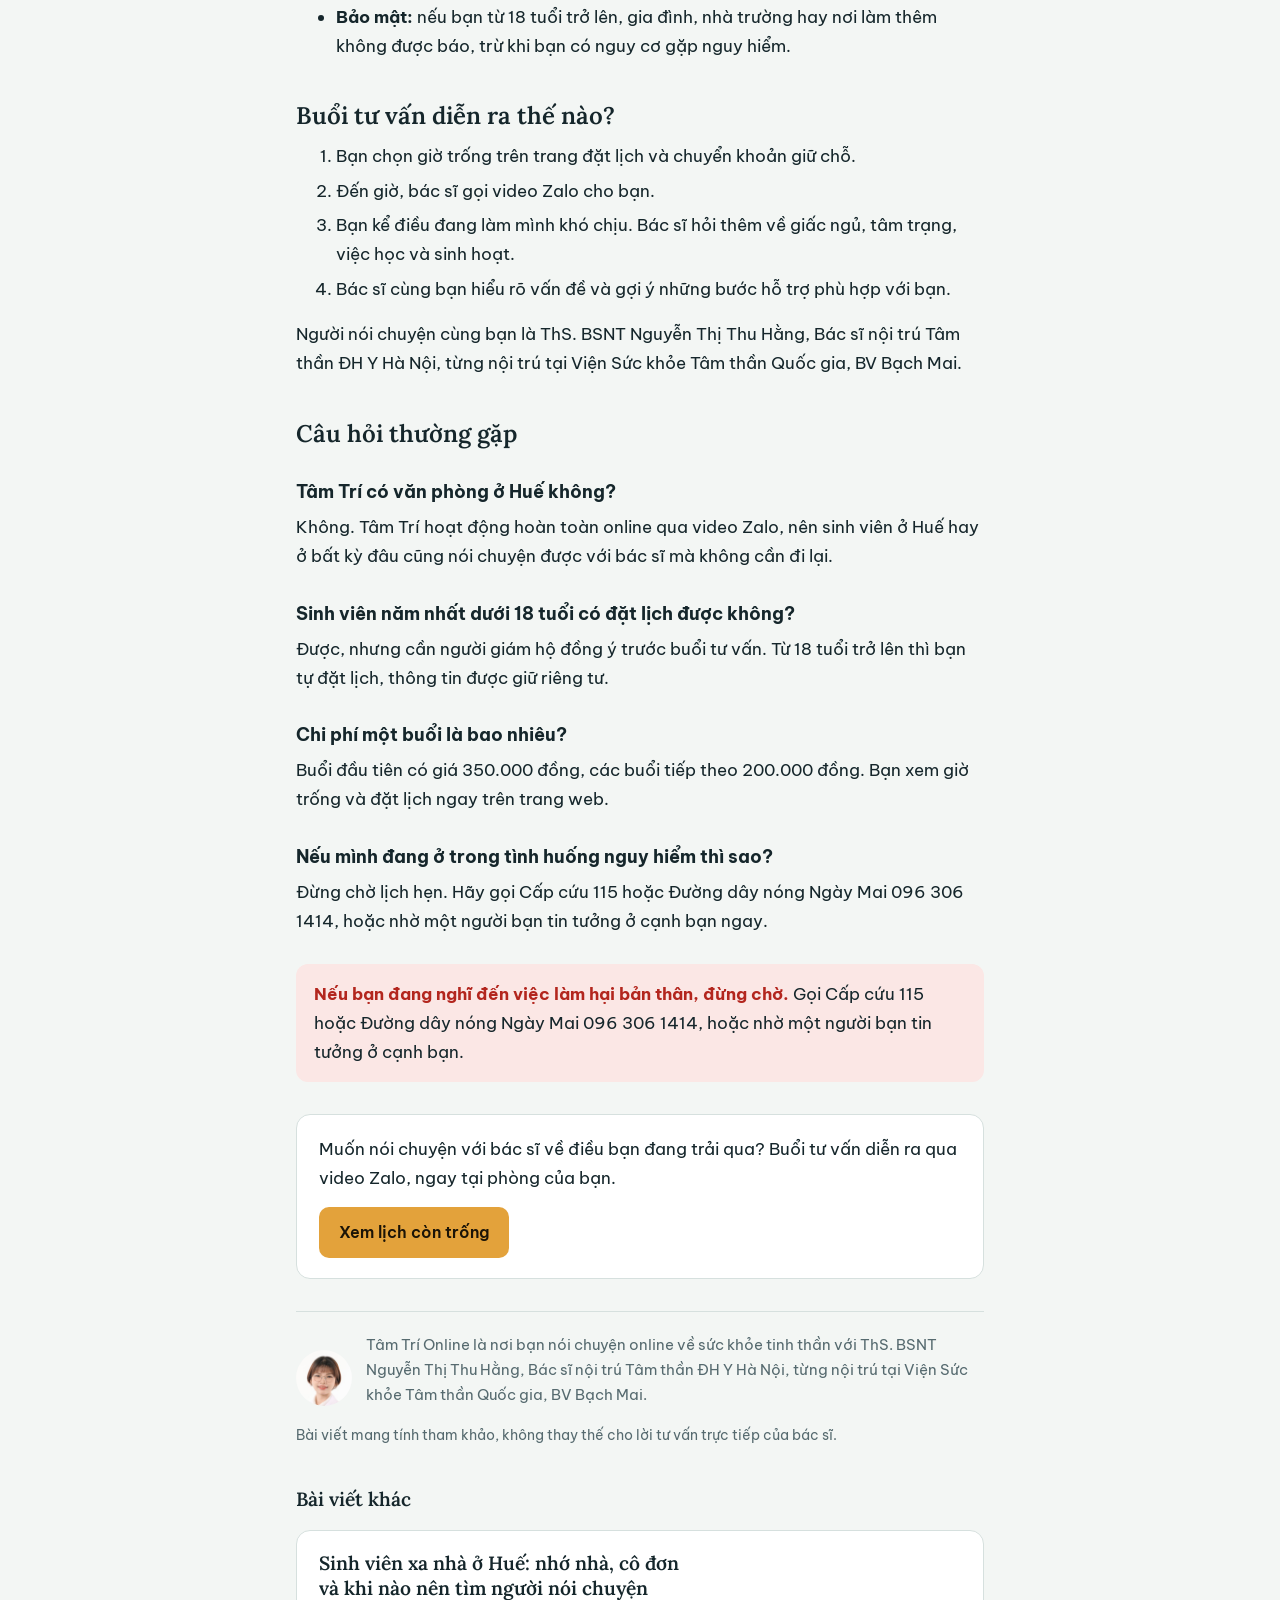
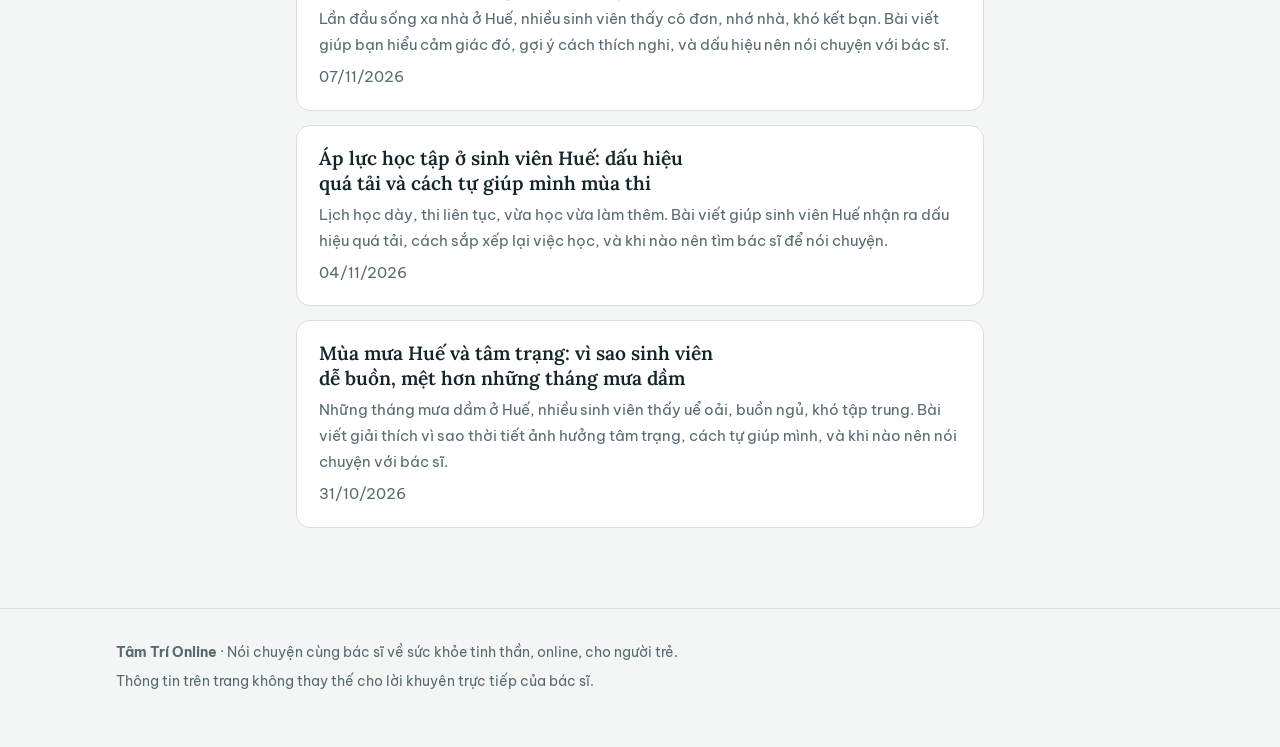
<file: bai-viet/tu-van-tam-ly-sinh-vien-hue/index.html>
<!doctype html>
<html lang="vi">
<head>
<meta charset="utf-8">
<meta name="viewport" content="width=device-width, initial-scale=1, viewport-fit=cover">
<title>Tư vấn tâm lý online cho sinh viên Huế: nói chuyện cùng bác sĩ ngay tại phòng trọ | Tâm Trí Online</title>
<meta name="description" content="Sinh viên ở Huế đang mất ngủ, lo âu, buồn chán kéo dài nhưng ngại tìm đến ai? Tâm Trí giúp bạn nói chuyện riêng với bác sĩ qua video Zalo vào buổi tối, không cần ra khỏi phòng.">
<link rel="canonical" href="https://tamtri.vn/bai-viet/tu-van-tam-ly-sinh-vien-hue/">
<meta property="og:type" content="article">
<meta property="og:title" content="Tư vấn tâm lý online cho sinh viên Huế: nói chuyện cùng bác sĩ ngay tại phòng trọ | Tâm Trí Online">
<meta property="og:description" content="Sinh viên ở Huế đang mất ngủ, lo âu, buồn chán kéo dài nhưng ngại tìm đến ai? Tâm Trí giúp bạn nói chuyện riêng với bác sĩ qua video Zalo vào buổi tối, không cần ra khỏi phòng.">
<meta property="og:image" content="https://tamtri.vn/bac-si-thu-hang.jpg">
<meta property="og:url" content="https://tamtri.vn/bai-viet/tu-van-tam-ly-sinh-vien-hue/">
<meta property="og:locale" content="vi_VN">
<meta property="og:site_name" content="Tâm Trí Online">
<meta name="twitter:card" content="summary_large_image">
<link rel="icon" href="../../favicon.svg" type="image/svg+xml">
<link rel="stylesheet" href="https://fonts.googleapis.com/css2?family=Be+Vietnam+Pro:wght@400;500;600;700&family=Lora:ital,wght@0,500;0,600;1,500&display=swap">
<link rel="stylesheet" href="../../assets/blog.css">
<script type="application/ld+json">{"@context":"https://schema.org","@type":"Article","headline":"Tư vấn tâm lý online cho sinh viên Huế: nói chuyện cùng bác sĩ ngay tại phòng trọ","description":"Sinh viên ở Huế đang mất ngủ, lo âu, buồn chán kéo dài nhưng ngại tìm đến ai? Tâm Trí giúp bạn nói chuyện riêng với bác sĩ qua video Zalo vào buổi tối, không cần ra khỏi phòng.","image":"https://tamtri.vn/bac-si-thu-hang.jpg","datePublished":"2026-10-28","dateModified":"2026-10-28","inLanguage":"vi","mainEntityOfPage":"https://tamtri.vn/bai-viet/tu-van-tam-ly-sinh-vien-hue/","author":{"@type":"Organization","name":"Tâm Trí Online","url":"https://tamtri.vn/"},"publisher":{"@type":"Organization","name":"Tâm Trí Online","url":"https://tamtri.vn/","logo":{"@type":"ImageObject","url":"https://tamtri.vn/favicon.svg"}},"keywords":"tư vấn tâm lý Huế, tư vấn tâm lý sinh viên Huế, bác sĩ tâm lý Huế, tư vấn tâm lý online Huế, sinh viên Đại học Huế"}</script>
<script type="application/ld+json">{"@context":"https://schema.org","@type":"BreadcrumbList","itemListElement":[{"@type":"ListItem","position":1,"name":"Trang chủ","item":"https://tamtri.vn/"},{"@type":"ListItem","position":2,"name":"Bài viết","item":"https://tamtri.vn/bai-viet/"},{"@type":"ListItem","position":3,"name":"Tư vấn tâm lý online cho sinh viên Huế: nói chuyện cùng bác sĩ ngay tại phòng trọ","item":"https://tamtri.vn/bai-viet/tu-van-tam-ly-sinh-vien-hue/"}]}</script>
<script type="application/ld+json">{"@context":"https://schema.org","@type":"FAQPage","mainEntity":[{"@type":"Question","name":"Tâm Trí có văn phòng ở Huế không?","acceptedAnswer":{"@type":"Answer","text":"Không. Tâm Trí hoạt động hoàn toàn online qua video Zalo, nên sinh viên ở Huế hay ở bất kỳ đâu cũng nói chuyện được với bác sĩ mà không cần đi lại."}},{"@type":"Question","name":"Sinh viên năm nhất dưới 18 tuổi có đặt lịch được không?","acceptedAnswer":{"@type":"Answer","text":"Được, nhưng cần người giám hộ đồng ý trước buổi tư vấn. Từ 18 tuổi trở lên thì bạn tự đặt lịch, thông tin được giữ riêng tư."}},{"@type":"Question","name":"Chi phí một buổi là bao nhiêu?","acceptedAnswer":{"@type":"Answer","text":"Buổi đầu tiên có giá 350.000 đồng, các buổi tiếp theo 200.000 đồng. Bạn xem giờ trống và đặt lịch ngay trên trang web."}},{"@type":"Question","name":"Nếu mình đang ở trong tình huống nguy hiểm thì sao?","acceptedAnswer":{"@type":"Answer","text":"Đừng chờ lịch hẹn. Hãy gọi Cấp cứu 115 hoặc Đường dây nóng Ngày Mai 096 306 1414, hoặc nhờ một người bạn tin tưởng ở cạnh bạn ngay."}}]}</script>
</head>
<body>
<nav class="nav" aria-label="Điều hướng">
  <div class="wrap">
    <a class="brand" href="../../">
      <svg width="30" height="30" viewBox="0 0 30 30" aria-hidden="true"><circle cx="15" cy="15" r="14" fill="none" stroke="var(--lamp)" stroke-width="2"/><path d="M19 8a8 8 0 1 0 3 11 6.5 6.5 0 0 1-3-11z" fill="var(--lamp)"/></svg>
      Tâm Trí
    </a>
    <div class="nav-links">
      <a href="../../bai-viet/">Bài viết</a>
      <a class="btn small" href="../../dat-lich/">Đặt lịch</a>
    </div>
  </div>
</nav>
<main class="wrap narrow">
  <div class="crumbs"><a href="../../">Trang chủ</a> › <a href="../">Bài viết</a></div>
  <article>
    <h1>Tư vấn tâm lý online cho sinh viên Huế: nói chuyện cùng bác sĩ ngay tại phòng trọ</h1>
    <p class="meta">Tâm Trí Online · <time datetime="2026-10-28">28/10/2026</time></p>
    <p class="sapo">Sinh viên ở Huế đang mất ngủ, lo âu, buồn chán kéo dài nhưng ngại tìm đến ai? Tâm Trí giúp bạn nói chuyện riêng với bác sĩ qua video Zalo vào buổi tối, không cần ra khỏi phòng.</p>
    <nav class="toc" aria-label="Mục lục"><b>Trong bài này</b><ol><li><a href="#khi-nao-sinh-vien-hue-nen-tim-nguoi-noi-chuyen">Khi nào sinh viên Huế nên tìm người nói chuyện?</a></li><li><a href="#vi-sao-chon-noi-chuyen-online-thay-vi-di-lai">Vì sao chọn nói chuyện online thay vì đi lại?</a></li><li><a href="#buoi-tu-van-dien-ra-the-nao">Buổi tư vấn diễn ra thế nào?</a></li><li><a href="#cau-hoi-thuong-gap">Câu hỏi thường gặp</a></li></ol></nav>
<p>Huế có hàng chục nghìn sinh viên đang học ở các trường thành viên của Đại học Huế và các trường khác trong thành phố. Phần lớn sống xa nhà, ở phòng trọ hoặc ký túc xá, vừa học vừa làm thêm. Áp lực thi cử, tiền bạc, chuyện tình cảm và cảm giác một mình là chuyện rất thường gặp. Điều không thường là có một nơi để nói ra những điều đó một cách riêng tư.</p>
<p>Tâm Trí Online được làm ra cho những bạn như vậy: muốn được nghe bác sĩ tư vấn, nhưng ngại đi lại, ngại gặp người quen, hoặc chưa biết bắt đầu từ đâu.</p>
<h2 id="khi-nao-sinh-vien-hue-nen-tim-nguoi-noi-chuyen">Khi nào sinh viên Huế nên tìm người nói chuyện?</h2>
<p>Bạn không cần đợi đến khi &quot;chịu hết nổi&quot;. Hãy cân nhắc nói chuyện cùng bác sĩ nếu bạn thấy mình:</p>
<ul><li>Mất ngủ, khó vào giấc hoặc tỉnh giữa đêm nhiều tuần liền.</li><li>Buồn, trống rỗng hoặc dễ cáu gần như mỗi ngày, kéo dài từ 2 tuần trở lên.</li><li>Lo lắng liên tục về học hành, tiền bạc, tương lai, đến mức khó tập trung.</li><li>Bỏ học dần, ngại gặp bạn bè, chỉ muốn nằm trong phòng.</li><li>Hồi hộp, khó thở, tim đập nhanh khi sắp thi hay khi phải nói trước đông người.</li></ul>
<blockquote><p>Nhiều bạn nghĩ mình chỉ đang lười, hoặc &quot;ai cũng vậy&quot;. Nói ra với một người có chuyên môn giúp bạn hiểu mình đang gặp gì, và đó thường là bước nhẹ nhõm nhất.</p></blockquote>
<h2 id="vi-sao-chon-noi-chuyen-online-thay-vi-di-lai">Vì sao chọn nói chuyện online thay vì đi lại?</h2>
<ul><li><strong>Riêng tư:</strong> bạn ngồi ngay tại phòng trọ, không lo gặp người quen ở hành lang hay phòng chờ.</li><li><strong>Hợp lịch sinh viên:</strong> có buổi tối thứ Ba, thứ Năm, thứ Bảy, không phải xin nghỉ học hay nghỉ ca làm thêm.</li><li><strong>Không phụ thuộc thời tiết:</strong> mùa mưa ở Huế kéo dài, đường ngập, việc đi lại vất vả hơn. Buổi tư vấn qua video Zalo chỉ cần điện thoại và tai nghe.</li><li><strong>Bảo mật:</strong> nếu bạn từ 18 tuổi trở lên, gia đình, nhà trường hay nơi làm thêm không được báo, trừ khi bạn có nguy cơ gặp nguy hiểm.</li></ul>
<h2 id="buoi-tu-van-dien-ra-the-nao">Buổi tư vấn diễn ra thế nào?</h2>
<ol><li>Bạn chọn giờ trống trên trang đặt lịch và chuyển khoản giữ chỗ.</li><li>Đến giờ, bác sĩ gọi video Zalo cho bạn.</li><li>Bạn kể điều đang làm mình khó chịu. Bác sĩ hỏi thêm về giấc ngủ, tâm trạng, việc học và sinh hoạt.</li><li>Bác sĩ cùng bạn hiểu rõ vấn đề và gợi ý những bước hỗ trợ phù hợp với bạn.</li></ol>
<p>Người nói chuyện cùng bạn là ThS. BSNT Nguyễn Thị Thu Hằng, Bác sĩ nội trú Tâm thần ĐH Y Hà Nội, từng nội trú tại Viện Sức khỏe Tâm thần Quốc gia, BV Bạch Mai.</p>
<h2 id="cau-hoi-thuong-gap">Câu hỏi thường gặp</h2>
<h3 id="tam-tri-co-van-phong-o-hue-khong">Tâm Trí có văn phòng ở Huế không?</h3>
<p>Không. Tâm Trí hoạt động hoàn toàn online qua video Zalo, nên sinh viên ở Huế hay ở bất kỳ đâu cũng nói chuyện được với bác sĩ mà không cần đi lại.</p>
<h3 id="sinh-vien-nam-nhat-duoi-18-tuoi-co-dat-lich-duoc-khong">Sinh viên năm nhất dưới 18 tuổi có đặt lịch được không?</h3>
<p>Được, nhưng cần người giám hộ đồng ý trước buổi tư vấn. Từ 18 tuổi trở lên thì bạn tự đặt lịch, thông tin được giữ riêng tư.</p>
<h3 id="chi-phi-mot-buoi-la-bao-nhieu">Chi phí một buổi là bao nhiêu?</h3>
<p>Buổi đầu tiên có giá 350.000 đồng, các buổi tiếp theo 200.000 đồng. Bạn xem giờ trống và đặt lịch ngay trên trang web.</p>
<h3 id="neu-minh-dang-o-trong-tinh-huong-nguy-hiem-thi-sao">Nếu mình đang ở trong tình huống nguy hiểm thì sao?</h3>
<p>Đừng chờ lịch hẹn. Hãy gọi Cấp cứu 115 hoặc Đường dây nóng Ngày Mai 096 306 1414, hoặc nhờ một người bạn tin tưởng ở cạnh bạn ngay.</p>
    <div class="sos" role="note"><b>Nếu bạn đang nghĩ đến việc làm hại bản thân, đừng chờ.</b> Gọi Cấp cứu 115 hoặc Đường dây nóng Ngày Mai 096 306 1414, hoặc nhờ một người bạn tin tưởng ở cạnh bạn.</div>
    <div class="nudge"><p>Muốn nói chuyện với bác sĩ về điều bạn đang trải qua? Buổi tư vấn diễn ra qua video Zalo, ngay tại phòng của bạn.</p><a class="btn" href="../../dat-lich/">Xem lịch còn trống</a></div>
    <div class="author"><img src="../../bac-si-thu-hang-vuong.jpg" alt="" width="56" height="56"><p>Tâm Trí Online là nơi bạn nói chuyện online về sức khỏe tinh thần với ThS. BSNT Nguyễn Thị Thu Hằng, Bác sĩ nội trú Tâm thần ĐH Y Hà Nội, từng nội trú tại Viện Sức khỏe Tâm thần Quốc gia, BV Bạch Mai.</p></div>
    <p class="disclaimer">Bài viết mang tính tham khảo, không thay thế cho lời tư vấn trực tiếp của bác sĩ.</p>
    <section class="related"><h2>Bài viết khác</h2><div class="list"><a class="card" href="https://tamtri.vn/bai-viet/sinh-vien-xa-nha-o-hue/"><h2>Sinh viên xa nhà ở Huế: nhớ nhà, cô đơn và khi nào nên tìm người nói chuyện</h2><p>Lần đầu sống xa nhà ở Huế, nhiều sinh viên thấy cô đơn, nhớ nhà, khó kết bạn. Bài viết giúp bạn hiểu cảm giác đó, gợi ý cách thích nghi, và dấu hiệu nên nói chuyện với bác sĩ.</p><p class="meta">07/11/2026</p></a><a class="card" href="https://tamtri.vn/bai-viet/ap-luc-hoc-tap-sinh-vien-hue/"><h2>Áp lực học tập ở sinh viên Huế: dấu hiệu quá tải và cách tự giúp mình mùa thi</h2><p>Lịch học dày, thi liên tục, vừa học vừa làm thêm. Bài viết giúp sinh viên Huế nhận ra dấu hiệu quá tải, cách sắp xếp lại việc học, và khi nào nên tìm bác sĩ để nói chuyện.</p><p class="meta">04/11/2026</p></a><a class="card" href="https://tamtri.vn/bai-viet/mua-mua-hue-va-tam-trang/"><h2>Mùa mưa Huế và tâm trạng: vì sao sinh viên dễ buồn, mệt hơn những tháng mưa dầm</h2><p>Những tháng mưa dầm ở Huế, nhiều sinh viên thấy uể oải, buồn ngủ, khó tập trung. Bài viết giải thích vì sao thời tiết ảnh hưởng tâm trạng, cách tự giúp mình, và khi nào nên nói chuyện với bác sĩ.</p><p class="meta">31/10/2026</p></a></div></section>
  </article>
</main>
<footer>
  <div class="wrap">
    <p><b>Tâm Trí Online</b> · Nói chuyện cùng bác sĩ về sức khỏe tinh thần, online, cho người trẻ.</p>
    <p>Thông tin trên trang không thay thế cho lời khuyên trực tiếp của bác sĩ.</p>
  </div>
</footer>
</body>
</html>
</file>
<file: assets/blog.css>
/* Tâm Trí: style cho mục Bài viết, cùng bảng màu với trang chính */
[hidden] { display: none !important; }
:root {
  --paper: #f3f6f4; --surface: #ffffff; --ink: #15262b; --muted: #566a6f; --line: #d6e0de;
  --teal: #2b6970; --teal-soft: #dfecec; --lamp: #e3a23b; --lamp-soft: #fbefd9;
  --night: #1b3138; --night-ink: #e9f0ef; --danger: #b3261e; --danger-soft: #fbe7e5;
  --font-display: "Lora", Georgia, serif;
  --font-body: "Be Vietnam Pro", system-ui, -apple-system, "Segoe UI", sans-serif;
}
@media (prefers-color-scheme: dark) {
  :root:not([data-theme="light"]) {
    --paper: #0f1a1d; --surface: #162427; --ink: #e5eded; --muted: #9db0b1; --line: #29393c;
    --teal: #74b8be; --teal-soft: #1c3336; --lamp: #f0b85a; --lamp-soft: #3a2e17;
    --night: #0b1416; --night-ink: #e5eded; --danger: #f08a80; --danger-soft: #3b1f1d;
    color-scheme: dark;
  }
}
:root[data-theme="dark"] {
  --paper: #0f1a1d; --surface: #162427; --ink: #e5eded; --muted: #9db0b1; --line: #29393c;
  --teal: #74b8be; --teal-soft: #1c3336; --lamp: #f0b85a; --lamp-soft: #3a2e17;
  --night: #0b1416; --night-ink: #e5eded; --danger: #f08a80; --danger-soft: #3b1f1d;
  color-scheme: dark;
}
* { box-sizing: border-box; }
body { margin: 0; background: var(--paper); color: var(--ink); font-family: var(--font-body); font-size: 17px; line-height: 1.7; }
img { max-width: 100%; }
a { color: var(--teal); }
:focus-visible { outline: 2px solid var(--lamp); outline-offset: 3px; }
.wrap { max-width: 1080px; margin: 0 auto; padding-inline: max(16px, env(safe-area-inset-left, 0px)) max(16px, env(safe-area-inset-right, 0px)); }
.narrow { max-width: 720px; }

.nav { background: var(--night); color: var(--night-ink); position: sticky; top: 0; z-index: 5; }
.nav .wrap { display: flex; align-items: center; justify-content: space-between; gap: 12px; padding-block: 12px; }
.brand { display: flex; align-items: center; gap: 10px; font-weight: 600; color: var(--night-ink); text-decoration: none; }
.nav-links { display: flex; gap: 18px; align-items: center; font-size: 0.92rem; }
.nav-links a:not(.btn) { color: var(--night-ink); text-decoration: none; opacity: 0.85; }
.btn { display: inline-flex; align-items: center; gap: 8px; background: var(--lamp); color: #1b1407; font-weight: 600; text-decoration: none; padding: 12px 20px; border-radius: 10px; font-size: 1rem; }
.btn.small { padding: 8px 14px; font-size: 0.9rem; }

.crumbs { font-size: 0.85rem; color: var(--muted); padding-top: 24px; }
.crumbs a { color: var(--muted); }
h1, h2, h3 { text-wrap: balance; }
h1 { font-family: var(--font-display); font-weight: 600; font-size: clamp(1.9rem, 4.6vw, 2.6rem); line-height: 1.2; margin: 12px 0 10px; }
.meta { font-size: 0.88rem; color: var(--muted); }
.sapo { font-size: 1.12rem; color: var(--muted); margin: 18px 0 0; }

article { padding-bottom: 32px; }
article h2 { font-family: var(--font-display); font-weight: 600; font-size: 1.5rem; line-height: 1.3; margin: 40px 0 10px; }
article h3 { font-size: 1.1rem; margin: 28px 0 6px; }
article p, article ul, article ol { margin: 0 0 16px; }
article li { margin-bottom: 6px; }
article blockquote { margin: 20px 0; padding: 14px 18px; border-left: 3px solid var(--lamp); background: var(--lamp-soft); border-radius: 0 10px 10px 0; }
article blockquote p:last-child { margin: 0; }

.toc { background: var(--surface); border: 1px solid var(--line); border-radius: 12px; padding: 14px 18px; margin: 24px 0; font-size: 0.95rem; }
.toc b { display: block; margin-bottom: 6px; }
.toc ol { margin: 0; padding-left: 20px; }

.sos { background: var(--danger-soft); border-radius: 12px; padding: 16px 18px; margin: 28px 0; }
.sos b { color: var(--danger); }
.nudge { margin: 32px 0; padding: 20px 22px; border-radius: 14px; background: var(--surface); border: 1px solid var(--line); display: grid; gap: 14px; justify-items: start; }
.nudge p { margin: 0; }
.author { display: grid; grid-template-columns: 56px 1fr; gap: 14px; align-items: center; font-size: 0.92rem; color: var(--muted); border-top: 1px solid var(--line); padding-top: 20px; }
.author img { width: 56px; height: 56px; border-radius: 50%; object-fit: cover; object-position: top; }
.disclaimer { font-size: 0.85rem; color: var(--muted); }
.sources { font-size: 0.9rem; color: var(--muted); }

.list { display: grid; gap: 14px; padding-block: 8px 48px; }
.card { background: var(--surface); border: 1px solid var(--line); border-radius: 14px; padding: 20px 22px; display: grid; gap: 6px; text-decoration: none; color: var(--ink); }
.card h2 { font-family: var(--font-display); font-weight: 600; font-size: 1.3rem; line-height: 1.3; margin: 0; color: var(--ink); }
.card p { margin: 0; color: var(--muted); font-size: 0.95rem; }
.card:hover h2 { color: var(--teal); }
.related { margin-top: 32px; }
.related h2 { font-size: 1.2rem; }

footer { padding-block: 32px 48px; font-size: 0.85rem; color: var(--muted); border-top: 1px solid var(--line); }
footer p { margin: 0 0 6px; }
</file>
<file: assets/app.css>
/* Tâm Trí: style chung cho trang đặt lịch và trang quản lý */
[hidden] { display: none !important; }
body { margin: 0; }
img { max-width: 100%; }
:root {
  --bg: #f3f6f6;
  --surface: #ffffff;
  --ink: #18282c;
  --muted: #5b6d71;
  --line: #d8e1e2;
  --accent: #2b6970;
  --accent-ink: #ffffff;
  --accent-soft: #e2eeef;
  --lamp: #e3a23b;
  --held: #a8670f;
  --held-soft: #fbf0dc;
  --sold: #8a9799;
  --sold-soft: #eceff0;
  --danger: #b3261e;
  --danger-soft: #fbe7e5;
  --good: #2f7a46;
  --good-soft: #e3f2e7;
  --font-display: "Lora", Georgia, serif;
  --font-body: "Be Vietnam Pro", system-ui, -apple-system, "Segoe UI", sans-serif;
}
@media (prefers-color-scheme: dark) {
  :root:not([data-theme="light"]) {
    --bg: #111a1c; --surface: #182427; --ink: #e4ecec; --muted: #9fb0b2; --line: #2b3b3e;
    --accent: #6fb3ba; --accent-ink: #0d1a1c; --accent-soft: #1f3538; --lamp: #f0b85a;
    --held: #e3a649; --held-soft: #3a2c15; --sold: #6f7d80; --sold-soft: #222e31;
    --danger: #f08a80; --danger-soft: #3b1f1d; --good: #7cc895; --good-soft: #1b3324;
    color-scheme: dark;
  }
}
:root[data-theme="dark"] {
  --bg: #111a1c; --surface: #182427; --ink: #e4ecec; --muted: #9fb0b2; --line: #2b3b3e;
  --accent: #6fb3ba; --accent-ink: #0d1a1c; --accent-soft: #1f3538; --lamp: #f0b85a;
  --held: #e3a649; --held-soft: #3a2c15; --sold: #6f7d80; --sold-soft: #222e31;
  --danger: #f08a80; --danger-soft: #3b1f1d; --good: #7cc895; --good-soft: #1b3324;
  color-scheme: dark;
}
* { box-sizing: border-box; }
body { background: var(--bg); color: var(--ink); font-family: var(--font-body); font-size: 15px; line-height: 1.5; }
body::before { content: ""; position: fixed; inset: 0 0 auto; height: env(safe-area-inset-top, 0px); z-index: 10; background: var(--surface); }
.wrap { max-width: 860px; margin: 0 auto; padding-left: max(16px, env(safe-area-inset-left, 0px)); padding-right: max(16px, env(safe-area-inset-right, 0px)); }
h1, h2, h3 { text-wrap: balance; margin: 0; }
h1 { font-family: var(--font-display); font-size: 1.7rem; font-weight: 600; }
h1.page-title { font-size: clamp(1.3rem, 4.5vw, 1.6rem); line-height: 1.3; }
h2 { font-family: var(--font-display); font-size: 1.3rem; font-weight: 600; }
h3 { font-size: 1rem; font-weight: 600; }
p { margin: 0; }
.muted { color: var(--muted); }
.small { font-size: 0.9rem; }
.num { font-variant-numeric: tabular-nums; }
button, input, select { font: inherit; color: inherit; }
button { cursor: pointer; }
:focus-visible { outline: 2px solid var(--accent); outline-offset: 2px; }

.topbar { position: sticky; top: env(safe-area-inset-top, 0px); z-index: 5; background: var(--surface); border-bottom: 1px solid var(--line); }
.topbar .wrap { display: flex; flex-wrap: wrap; align-items: center; justify-content: space-between; gap: 8px; padding-block: 10px; }
.demo-tag { font-size: 0.75rem; font-weight: 600; letter-spacing: 0.06em; text-transform: uppercase; color: var(--held); }
.roles { display: flex; gap: 4px; background: var(--bg); padding: 4px; border-radius: 10px; }
.roles button { border: 0; background: transparent; padding: 6px 12px; border-radius: 7px; font-size: 0.9rem; color: var(--muted); }
.roles button[aria-selected="true"] { background: var(--surface); color: var(--ink); font-weight: 600; box-shadow: 0 1px 2px rgb(0 0 0 / 0.08); }

.sos { background: var(--danger-soft); color: var(--ink); }
.sos .wrap { padding-block: 8px; font-size: 0.88rem; display: flex; flex-wrap: wrap; gap: 4px 12px; }
.sos strong { color: var(--danger); }

main { padding-block: 24px 64px; display: grid; gap: 20px; }
.panel { scroll-margin-top: 90px; background: var(--surface); border: 1px solid var(--line); border-radius: 12px; padding: 20px; display: grid; gap: 14px; min-width: 0; }
.row { display: flex; flex-wrap: wrap; gap: 10px; align-items: center; }
.between { justify-content: space-between; }

.doctor { display: grid; grid-template-columns: 64px 1fr; gap: 14px; align-items: center; }
@media (max-width: 480px) { .doctor { grid-template-columns: 56px 1fr; align-items: start; } .avatar { width: 56px !important; height: 56px !important; } }
.avatar { width: 64px; height: 64px; border-radius: 50%; background: var(--accent-soft); color: var(--accent); display: grid; place-items: center; font-family: var(--font-display); font-size: 1.5rem; font-weight: 600; }
.placeholder { background: var(--held-soft); color: var(--held); padding: 0 4px; border-radius: 4px; }
.prices { display: flex; flex-wrap: wrap; gap: 8px; }
.chip { display: inline-flex; align-items: center; gap: 6px; padding: 4px 10px; border-radius: 999px; font-size: 0.82rem; border: 1px solid var(--line); background: var(--bg); }

.days { display: flex; gap: 6px; overflow-x: auto; padding-bottom: 4px; }
.day { flex: 0 0 auto; min-width: 64px; border: 1px solid var(--line); background: var(--surface); border-radius: 10px; padding: 8px 10px; text-align: center; }
.day .dow { font-size: 0.78rem; color: var(--muted); display: block; }
.day .dnum { font-weight: 600; font-variant-numeric: tabular-nums; }
.day .cnt { font-size: 0.72rem; color: var(--accent); display: block; }
.day[aria-pressed="true"] { border-color: var(--accent); background: var(--accent-soft); }

.slots { display: grid; grid-template-columns: repeat(auto-fill, minmax(150px, 1fr)); gap: 10px; }
.slot { border: 1px solid var(--line); border-radius: 10px; padding: 10px 12px; background: var(--surface); text-align: left; display: grid; gap: 2px; }
.slot .t { font-size: 1.15rem; font-weight: 600; font-variant-numeric: tabular-nums; }
.slot .k { font-size: 0.82rem; color: var(--muted); }
.slot .p { font-size: 0.9rem; font-weight: 600; font-variant-numeric: tabular-nums; color: var(--accent); }
.slot.free:hover { border-color: var(--accent); }
.slot.free[aria-pressed="true"] { border-color: var(--accent); background: var(--accent-soft); }
.slot.held { background: var(--held-soft); border-color: transparent; cursor: not-allowed; }
.slot.held .p, .slot.held .t { color: var(--held); }
.slot.sold, .slot.late { background: var(--sold-soft); border-color: transparent; cursor: not-allowed; }
.slot.sold .t, .slot.sold .p, .slot.late .t, .slot.late .p { color: var(--sold); }
.slot.sold .t { text-decoration: line-through; }
.legend { display: flex; flex-wrap: wrap; gap: 6px 14px; font-size: 0.85rem; color: var(--ink); }
.legend i { display: inline-block; width: 12px; height: 12px; border-radius: 3px; margin-right: 5px; vertical-align: -1px; }

form { display: grid; gap: 12px; }
.grid2 { display: grid; grid-template-columns: repeat(auto-fit, minmax(200px, 1fr)); gap: 12px; }
label { display: grid; gap: 4px; font-size: 0.88rem; font-weight: 500; }
input[type=text], input[type=tel], input[type=email], input[type=number], input[type=time], select { border: 1px solid var(--line); border-radius: 8px; padding: 8px 10px; background: var(--surface); width: 100%; min-width: 0; }
fieldset { border: 1px solid var(--line); border-radius: 10px; padding: 12px; margin: 0; display: grid; gap: 10px; }
legend { font-weight: 600; font-size: 0.9rem; padding: 0 4px; }
.yn { display: flex; flex-wrap: wrap; justify-content: space-between; gap: 8px; align-items: center; font-size: 0.9rem; }
.yn span { flex: 1 1 220px; }
.yn .opts { display: flex; gap: 12px; }
.yn .opts label { display: flex; gap: 8px; align-items: center; font-weight: 500; font-size: 0.95rem; border: 1px solid var(--line); border-radius: 999px; padding: 8px 16px; background: var(--surface); cursor: pointer; }
.yn .opts label:has(input:checked) { border-color: var(--accent); background: var(--accent-soft); }
.yn .opts input, .check input { width: 20px; height: 20px; accent-color: var(--accent); margin: 0; }
.yn.invalid > span:first-child { color: var(--danger); }
[aria-invalid="true"] { border-color: var(--danger) !important; background: var(--danger-soft) !important; }
.check.invalid { color: var(--danger); }
.errlist { margin: 0; padding: 12px 14px 12px 32px; border-radius: 10px; background: var(--danger-soft); color: var(--danger); font-size: 0.9rem; display: grid; gap: 2px; }
.code-box { border: 1px dashed var(--accent); border-radius: 10px; padding: 12px 14px; background: var(--accent-soft); display: grid; gap: 2px; }
.code-box b { font-size: 1.3rem; letter-spacing: 0.04em; font-variant-numeric: tabular-nums; }
.copy-row { display: grid; grid-template-columns: 1fr 1fr; gap: 8px; }
.copy-row .btn { width: 100%; }
.hold-note { font-weight: 600; color: var(--ink); }
.calm-sos { font-size: 0.9rem; color: var(--muted); border-top: 1px solid var(--line); padding-top: 14px; }
.calm-sos a { color: var(--ink); font-weight: 600; white-space: nowrap; }
.check { display: flex; gap: 8px; align-items: flex-start; font-weight: 400; }
.check input { margin-top: 4px; }

.btn { border: 1px solid var(--lamp); background: var(--lamp); color: #15262b; border-radius: 10px; padding: 11px 18px; font-weight: 600; }
.btn.ghost { background: transparent; color: var(--accent); }
.btn.quiet { border-color: var(--line); background: var(--surface); color: var(--ink); font-weight: 500; }
.btn.danger { border-color: var(--danger); background: transparent; color: var(--danger); }
.btn.sm { padding: 5px 10px; font-size: 0.82rem; }
.btn:disabled { opacity: 0.45; cursor: not-allowed; }

.pay { display: grid; grid-template-columns: 180px 1fr; gap: 18px; align-items: start; }
@media (max-width: 520px) { .pay { grid-template-columns: 1fr; } .pay > div:first-child { justify-items: center !important; text-align: center; } }
img.qr { width: 180px; height: 180px; background: #fff; border-radius: 8px; border: 1px solid var(--line); }
.kv { display: grid; grid-template-columns: auto 1fr; gap: 4px 14px; font-size: 0.92rem; }
.kv dt { color: var(--muted); }
.kv dd { margin: 0; font-weight: 600; font-variant-numeric: tabular-nums; min-width: 0; overflow-wrap: anywhere; }
.countdown { font-size: 1.6rem; font-weight: 700; font-variant-numeric: tabular-nums; color: var(--held); }
.sim { border-top: 1px dashed var(--line); padding-top: 12px; display: grid; gap: 8px; }
.sim-label { font-size: 0.75rem; text-transform: uppercase; letter-spacing: 0.06em; color: var(--held); font-weight: 600; }

.alert { border-radius: 10px; padding: 14px 16px; display: grid; gap: 6px; }
.alert.crisis { background: var(--danger-soft); }
.alert.crisis h3 { color: var(--danger); }
.alert.ok { background: var(--good-soft); }
.alert.ok h3 { color: var(--good); }
.hotline { font-size: 1.15rem; font-weight: 700; font-variant-numeric: tabular-nums; user-select: all; }

.table-wrap { overflow-x: auto; }
table { width: 100%; border-collapse: collapse; font-size: 0.88rem; }
th, td { text-align: left; padding: 8px 10px; border-bottom: 1px solid var(--line); vertical-align: top; }
th { font-size: 0.75rem; text-transform: uppercase; letter-spacing: 0.05em; color: var(--muted); font-weight: 600; white-space: nowrap; }
td.num, th.num { text-align: right; }
.pill { display: inline-block; padding: 2px 8px; border-radius: 999px; font-size: 0.76rem; font-weight: 600; white-space: nowrap; }
.pill.paid { background: var(--good-soft); color: var(--good); }
.pill.held { background: var(--held-soft); color: var(--held); }
.pill.gone { background: var(--sold-soft); color: var(--sold); }
.pill.need { background: var(--danger-soft); color: var(--danger); }
.pill.free { background: var(--accent-soft); color: var(--accent); }
.actions { display: flex; flex-wrap: wrap; gap: 6px; }

.stats { display: grid; grid-template-columns: repeat(auto-fit, minmax(150px, 1fr)); gap: 10px; }
.stat { background: var(--surface); border: 1px solid var(--line); border-radius: 12px; padding: 14px 16px; }
.stat b { display: block; font-size: 1.5rem; font-variant-numeric: tabular-nums; }
.stat span { font-size: 0.82rem; color: var(--muted); }
.stat.warn b { color: var(--danger); }

.tpl-row { display: grid; grid-template-columns: 1.1fr 0.9fr 1.4fr 0.8fr 1fr auto; gap: 8px; align-items: end; }
@media (max-width: 640px) { .tpl-row { grid-template-columns: 1fr 1fr 1fr; padding-bottom: 8px; border-bottom: 1px solid var(--line); } .tpl-row .rm { justify-self: start; align-self: center; } }
.tpl-head { font-size: 0.75rem; color: var(--muted); text-transform: uppercase; letter-spacing: 0.05em; }
@media (max-width: 640px) { .tpl-head { display: none; } }

.toast { position: fixed; left: 50%; bottom: calc(20px + env(safe-area-inset-bottom, 0px)); transform: translateX(-50%); background: var(--ink); color: var(--bg); padding: 10px 16px; border-radius: 10px; font-size: 0.9rem; max-width: calc(100% - 32px); z-index: 20; }
footer { padding-block: 0 40px; font-size: 0.8rem; color: var(--muted); }
@media (prefers-reduced-motion: no-preference) { .slot, .day, .btn { transition: border-color .15s, background-color .15s; } }
.notice { border: 1px dashed var(--held); background: var(--held-soft); border-radius: 10px; padding: 12px 14px; font-size: 0.9rem; }
.login { max-width: 380px; margin: 40px auto; }
.filters { display: flex; flex-wrap: wrap; gap: 6px; }
.filters button { border: 1px solid var(--line); background: var(--surface); border-radius: 999px; padding: 4px 12px; font-size: 0.85rem; }
.filters button[aria-pressed="true"] { border-color: var(--accent); background: var(--accent-soft); color: var(--accent); font-weight: 600; }
input[type=date], input[type=password] { border: 1px solid var(--line); border-radius: 8px; padding: 8px 10px; background: var(--surface); width: 100%; min-width: 0; }
@media (max-width: 640px) {
  table.stack thead { display: none; }
  table.stack tr { display: grid; gap: 4px; padding: 12px 0; border-bottom: 1px solid var(--line); }
  table.stack td { border: 0; padding: 0; }
  table.stack td.num { text-align: left; }
}
.slots > p { grid-column: 1 / -1; }
.wk-pick { display: grid; gap: 8px; }
.wk { display: flex; flex-wrap: wrap; gap: 6px; }
.wk label { display: flex; align-items: center; gap: 6px; border: 1px solid var(--line); border-radius: 999px; padding: 6px 12px; font-weight: 500; cursor: pointer; background: var(--surface); }
.wk label:has(input:checked) { border-color: var(--accent); background: var(--accent-soft); }
.wk input { width: 18px; height: 18px; margin: 0; accent-color: var(--accent); }
</file>
